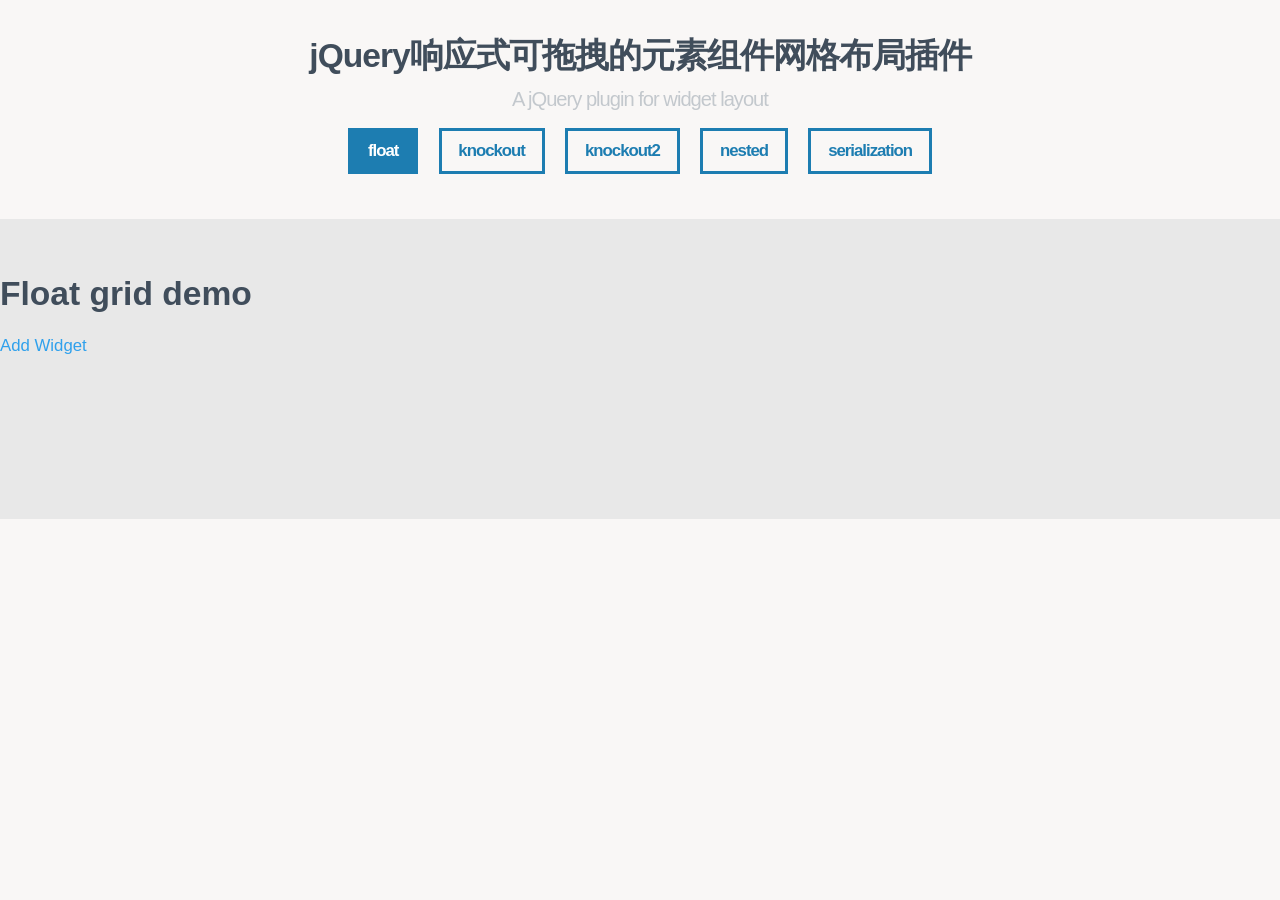
<file: src/main/webapp/resource/drag/index.html>
<!doctype html>
<html lang="zh">
<head>
	<meta charset="UTF-8">
	<meta http-equiv="X-UA-Compatible" content="IE=edge,chrome=1"> 
	<meta name="viewport" content="width=device-width, initial-scale=1.0">
	<title>jQuery响应式可拖拽的元素组件网格布局插件</title>
	<link rel="stylesheet" href="http://libs.baidu.com/bootstrap/3.2.0/css/bootstrap.min.css">
    <link rel="stylesheet" href="http://www.jq22.com/jquery/font-awesome.4.6.0.css"/>
    <link rel="stylesheet" href="dist/gridstack.css"/>
	<link rel="stylesheet" type="text/css" href="css/default.css">
	<style type="text/css">
        .grid-stack {
            background: lightgoldenrodyellow;
        }

        .grid-stack-item-content {
            color: #2c3e50;
            text-align: center;
            background-color: #18bc9c;
        }
    </style>
	<!--[if IE]>
		<script src="http://libs.baidu.com/html5shiv/3.7/html5shiv.min.js"></script>
	<![endif]-->
</head>
<body>
	<div class="jq22-container">
		<header class="jq22-header">
			<h1>jQuery响应式可拖拽的元素组件网格布局插件 <span>A jQuery plugin for widget layout</span></h1>
			
			<div class="jq22-demo center">
			  <a href="index.html" class="current">float</a>
			  <a href="knockout.html">knockout</a>
			  <a href="knockout2.html">knockout2</a>
			  <a href="nested.html">nested</a>
			  <a href="serialization.html">serialization</a>
			</div>
		</header>
		<div class="jq22-content bgcolor-3">
			<div class="container-fluid">
		        <h1>Float grid demo</h1>

		        <div>
		            <a class="btn btn-default" id="add-new-widget" href="#">Add Widget</a>
		        </div>

		        <br/>

		        <div class="grid-stack">
		        </div>
		    </div>
	    </div>
		
	</div>
	
	<script src="http://www.jq22.com/jquery/1.11.1/jquery.min.js"></script>
    <script src="http://libs.baidu.com/jqueryui/1.10.4/jquery-ui.min.js"></script>
    <script src="js/jquery.ui.touch-punch.min.js"></script>
    <script src="http://libs.baidu.com/bootstrap/3.2.0/js/bootstrap.min.js"></script>
    <script src="js/lodash.min.js"></script>
    <script src="dist/gridstack.js"></script>
    
    <script type="text/javascript">
        $(function () {
            var options = {
                float: true
            };
            $('.grid-stack').gridstack(options);

            new function () {
                this.items = [
                    {x: 0, y: 0, width: 2, height: 2},
                    {x: 3, y: 1, width: 1, height: 2},
                    {x: 4, y: 1, width: 1, height: 1},
                    {x: 2, y: 3, width: 3, height: 1},
//                    {x: 1, y: 4, width: 1, height: 1},
//                    {x: 1, y: 3, width: 1, height: 1},
//                    {x: 2, y: 4, width: 1, height: 1},
                    {x: 2, y: 5, width: 1, height: 1}
                ];

                this.grid = $('.grid-stack').data('gridstack');

                this.add_new_widget = function () {
                    var node = this.items.pop() || {
                                x: 12 * Math.random(),
                                y: 5 * Math.random(),
                                width: 1 + 3 * Math.random(),
                                height: 1 + 3 * Math.random()
                            };
                    this.grid.add_widget($('<div><div class="grid-stack-item-content" /><div/>'),
                        node.x, node.y, node.width, node.height);
                }.bind(this);

                $('#add-new-widget').click(this.add_new_widget);
            };
        });
    </script>
</body>
</html>
</file>
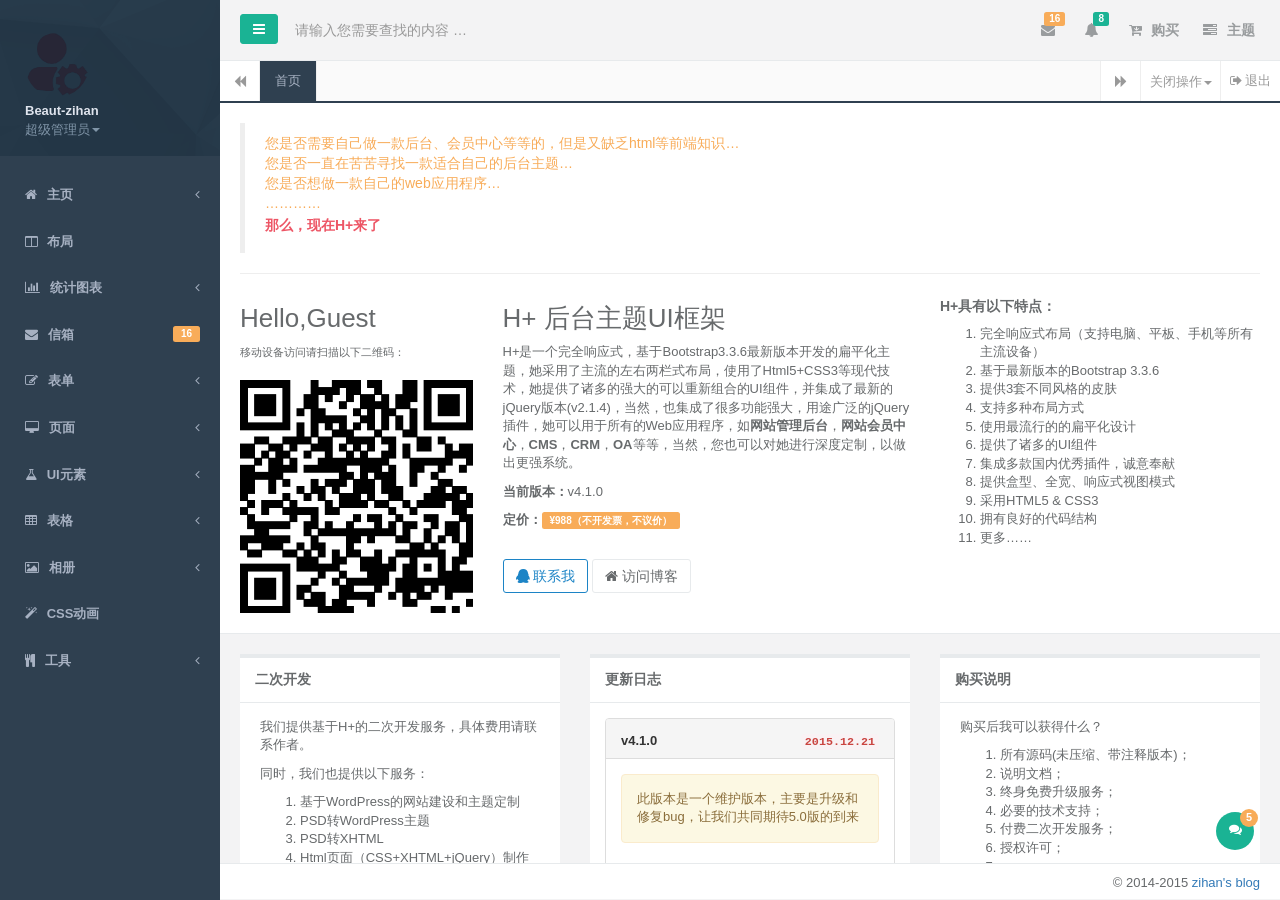
<file: src/main/webapp/resource/hplus/index.html>
<!DOCTYPE html>
<html>

<head>
    <meta charset="utf-8">
    <meta name="viewport" content="width=device-width, initial-scale=1.0">
    <meta name="renderer" content="webkit">
    <meta http-equiv="Cache-Control" content="no-siteapp" />
    <title>H+ 后台主题UI框架 - 主页</title>

    <meta name="keywords" content="H+后台主题,后台bootstrap框架,会员中心主题,后台HTML,响应式后台">
    <meta name="description" content="H+是一个完全响应式，基于Bootstrap3最新版本开发的扁平化主题，她采用了主流的左右两栏式布局，使用了Html5+CSS3等现代技术">

    <!--[if lt IE 9]>
    <meta http-equiv="refresh" content="0;ie.html" />
    <![endif]-->

    <link rel="shortcut icon" href="favicon.ico">
    <link href="css/bootstrap.min.css" rel="stylesheet">
    <link href="css/font-awesome.min.css" rel="stylesheet">
    <link href="css/animate.min.css" rel="stylesheet">
    <link href="css/style.min.css" rel="stylesheet">
</head>

<body class="fixed-sidebar full-height-layout gray-bg" style="overflow:hidden">
    <div id="wrapper">
        <!--左侧导航开始-->
        <nav class="navbar-default navbar-static-side" role="navigation">
            <div class="nav-close"><i class="fa fa-times-circle"></i>
            </div>
            <div class="sidebar-collapse">
                <ul class="nav" id="side-menu">
                    <li class="nav-header">
                        <div class="dropdown profile-element">
                            <span><img alt="image" class="img-circle" src="img/profile_small.png" /></span>
                            <a data-toggle="dropdown" class="dropdown-toggle" href="#">
                                <span class="clear">
                               <span class="block m-t-xs"><strong class="font-bold">Beaut-zihan</strong></span>
                                <span class="text-muted text-xs block">超级管理员<b class="caret"></b></span>
                                </span>
                            </a>
                            <ul class="dropdown-menu animated fadeInRight m-t-xs">
                                <li><a class="J_menuItem" href="form_avatar.html">修改头像</a>
                                </li>
                                <li><a class="J_menuItem" href="profile.html">个人资料</a>
                                </li>
                                <li><a class="J_menuItem" href="contacts.html">联系我们</a>
                                </li>
                                <li><a class="J_menuItem" href="mailbox.html">信箱</a>
                                </li>
                                <li class="divider"></li>
                                <li><a href="login.html">安全退出</a>
                                </li>
                            </ul>
                        </div>
                        <div class="logo-element">H+
                        </div>
                    </li>
                    <li>
                        <a href="#">
                            <i class="fa fa-home"></i>
                            <span class="nav-label">主页</span>
                            <span class="fa arrow"></span>
                        </a>
                        <ul class="nav nav-second-level">
                            <li>
                                <a class="J_menuItem" href="index_v1.html" data-index="0">主页示例一</a>
                            </li>
                            <li>
                                <a class="J_menuItem" href="index_v2.html">主页示例二</a>
                            </li>
                            <li>
                                <a class="J_menuItem" href="index_v3.html">主页示例三</a>
                            </li>
                            <li>
                                <a class="J_menuItem" href="index_v4.html">主页示例四</a>
                            </li>
                            <li>
                                <a href="index_v5.html" target="_blank">主页示例五</a>
                            </li>
                        </ul>

                    </li>
                    <li>
                        <a class="J_menuItem" href="layouts.html"><i class="fa fa-columns"></i> <span class="nav-label">布局</span></a>
                    </li>
                    <li>
                        <a href="#">
                            <i class="fa fa fa-bar-chart-o"></i>
                            <span class="nav-label">统计图表</span>
                            <span class="fa arrow"></span>
                        </a>
                        <ul class="nav nav-second-level">
                            <li>
                                <a class="J_menuItem" href="graph_echarts.html">百度ECharts</a>
                            </li>
                            <li>
                                <a class="J_menuItem" href="graph_flot.html">Flot</a>
                            </li>
                            <li>
                                <a class="J_menuItem" href="graph_morris.html">Morris.js</a>
                            </li>
                            <li>
                                <a class="J_menuItem" href="graph_rickshaw.html">Rickshaw</a>
                            </li>
                            <li>
                                <a class="J_menuItem" href="graph_peity.html">Peity</a>
                            </li>
                            <li>
                                <a class="J_menuItem" href="graph_sparkline.html">Sparkline</a>
                            </li>
                            <li>
                                <a class="J_menuItem" href="graph_metrics.html">图表组合</a>
                            </li>
                        </ul>
                    </li>

                    <li>
                        <a href="mailbox.html"><i class="fa fa-envelope"></i> <span class="nav-label">信箱 </span><span class="label label-warning pull-right">16</span></a>
                        <ul class="nav nav-second-level">
                            <li><a class="J_menuItem" href="mailbox.html">收件箱</a>
                            </li>
                            <li><a class="J_menuItem" href="mail_detail.html">查看邮件</a>
                            </li>
                            <li><a class="J_menuItem" href="mail_compose.html">写信</a>
                            </li>
                        </ul>
                    </li>
                    <li>
                        <a href="#"><i class="fa fa-edit"></i> <span class="nav-label">表单</span><span class="fa arrow"></span></a>
                        <ul class="nav nav-second-level">
                            <li><a class="J_menuItem" href="form_basic.html">基本表单</a>
                            </li>
                            <li><a class="J_menuItem" href="form_validate.html">表单验证</a>
                            </li>
                            <li><a class="J_menuItem" href="form_advanced.html">高级插件</a>
                            </li>
                            <li><a class="J_menuItem" href="form_wizard.html">表单向导</a>
                            </li>
                            <li>
                                <a href="#">文件上传 <span class="fa arrow"></span></a>
                                <ul class="nav nav-third-level">
                                    <li><a class="J_menuItem" href="form_webuploader.html">百度WebUploader</a>
                                    </li>
                                    <li><a class="J_menuItem" href="form_file_upload.html">DropzoneJS</a>
                                    </li>
                                    <li><a class="J_menuItem" href="form_avatar.html">头像裁剪上传</a>
                                    </li>
                                </ul>
                            </li>
                            <li>
                                <a href="#">编辑器 <span class="fa arrow"></span></a>
                                <ul class="nav nav-third-level">
                                    <li><a class="J_menuItem" href="form_editors.html">富文本编辑器</a>
                                    </li>
                                    <li><a class="J_menuItem" href="form_simditor.html">simditor</a>
                                    </li>
                                    <li><a class="J_menuItem" href="form_markdown.html">MarkDown编辑器</a>
                                    </li>
                                    <li><a class="J_menuItem" href="code_editor.html">代码编辑器</a>
                                    </li>
                                </ul>
                            </li>
                            <li><a class="J_menuItem" href="suggest.html">搜索自动补全</a>
                            </li>
                            <li><a class="J_menuItem" href="layerdate.html">日期选择器layerDate</a>
                            </li>
                        </ul>
                    </li>
                    <li>
                        <a href="#"><i class="fa fa-desktop"></i> <span class="nav-label">页面</span><span class="fa arrow"></span></a>
                        <ul class="nav nav-second-level">
                            <li><a class="J_menuItem" href="contacts.html">联系人</a>
                            </li>
                            <li><a class="J_menuItem" href="profile.html">个人资料</a>
                            </li>
                            <li>
                                <a href="#">项目管理 <span class="fa arrow"></span></a>
                                <ul class="nav nav-third-level">
                                    <li><a class="J_menuItem" href="projects.html">项目</a>
                                    </li>
                                    <li><a class="J_menuItem" href="project_detail.html">项目详情</a>
                                    </li>
                                </ul>
                            </li>
                            <li><a class="J_menuItem" href="teams_board.html">团队管理</a>
                            </li>
                            <li><a class="J_menuItem" href="social_feed.html">信息流</a>
                            </li>
                            <li><a class="J_menuItem" href="clients.html">客户管理</a>
                            </li>
                            <li><a class="J_menuItem" href="file_manager.html">文件管理器</a>
                            </li>
                            <li><a class="J_menuItem" href="calendar.html">日历</a>
                            </li>
                            <li>
                                <a href="#">博客 <span class="fa arrow"></span></a>
                                <ul class="nav nav-third-level">
                                    <li><a class="J_menuItem" href="blog.html">文章列表</a>
                                    </li>
                                    <li><a class="J_menuItem" href="article.html">文章详情</a>
                                    </li>
                                </ul>
                            </li>
                            <li><a class="J_menuItem" href="faq.html">FAQ</a>
                            </li>
                            <li>
                                <a href="#">时间轴 <span class="fa arrow"></span></a>
                                <ul class="nav nav-third-level">
                                    <li><a class="J_menuItem" href="timeline.html">时间轴</a>
                                    </li>
                                    <li><a class="J_menuItem" href="timeline_v2.html">时间轴v2</a>
                                    </li>
                                </ul>
                            </li>
                            <li><a class="J_menuItem" href="pin_board.html">标签墙</a>
                            </li>
                            <li>
                                <a href="#">单据 <span class="fa arrow"></span></a>
                                <ul class="nav nav-third-level">
                                    <li><a class="J_menuItem" href="invoice.html">单据</a>
                                    </li>
                                    <li><a class="J_menuItem" href="invoice_print.html">单据打印</a>
                                    </li>
                                </ul>
                            </li>
                            <li><a class="J_menuItem" href="search_results.html">搜索结果</a>
                            </li>
                            <li><a class="J_menuItem" href="forum_main.html">论坛</a>
                            </li>
                            <li>
                                <a href="#">即时通讯 <span class="fa arrow"></span></a>
                                <ul class="nav nav-third-level">
                                    <li><a class="J_menuItem" href="chat_view.html">聊天窗口</a>
                                    </li>
                                    <li><a class="J_menuItem" href="webim.html">layIM</a>
                                    </li>
                                </ul>
                            </li>
                            <li>
                                <a href="#">登录注册相关 <span class="fa arrow"></span></a>
                                <ul class="nav nav-third-level">
                                    <li><a href="login.html" target="_blank">登录页面</a>
                                    </li>
                                    <li><a href="login_v2.html" target="_blank">登录页面v2</a>
                                    </li>
                                    <li><a href="register.html" target="_blank">注册页面</a>
                                    </li>
                                    <li><a href="lockscreen.html" target="_blank">登录超时</a>
                                    </li>
                                </ul>
                            </li>
                            <li><a class="J_menuItem" href="404.html">404页面</a>
                            </li>
                            <li><a class="J_menuItem" href="500.html">500页面</a>
                            </li>
                            <li><a class="J_menuItem" href="empty_page.html">空白页</a>
                            </li>
                        </ul>
                    </li>
                    <li>
                        <a href="#"><i class="fa fa-flask"></i> <span class="nav-label">UI元素</span><span class="fa arrow"></span></a>
                        <ul class="nav nav-second-level">
                            <li><a class="J_menuItem" href="typography.html">排版</a>
                            </li>
                            <li>
                                <a href="#">字体图标 <span class="fa arrow"></span></a>
                                <ul class="nav nav-third-level">
                                    <li>
                                        <a class="J_menuItem" href="fontawesome.html">Font Awesome</a>
                                    </li>
                                    <li>
                                        <a class="J_menuItem" href="glyphicons.html">Glyphicon</a>
                                    </li>
                                    <li>
                                        <a class="J_menuItem" href="iconfont.html">阿里巴巴矢量图标库</a>
                                    </li>
                                </ul>
                            </li>
                            <li>
                                <a href="#">拖动排序 <span class="fa arrow"></span></a>
                                <ul class="nav nav-third-level">
                                    <li><a class="J_menuItem" href="draggable_panels.html">拖动面板</a>
                                    </li>
                                    <li><a class="J_menuItem" href="agile_board.html">任务清单</a>
                                    </li>
                                </ul>
                            </li>
                            <li><a class="J_menuItem" href="buttons.html">按钮</a>
                            </li>
                            <li><a class="J_menuItem" href="tabs_panels.html">选项卡 &amp; 面板</a>
                            </li>
                            <li><a class="J_menuItem" href="notifications.html">通知 &amp; 提示</a>
                            </li>
                            <li><a class="J_menuItem" href="badges_labels.html">徽章，标签，进度条</a>
                            </li>
                            <li>
                                <a class="J_menuItem" href="grid_options.html">栅格</a>
                            </li>
                            <li><a class="J_menuItem" href="plyr.html">视频、音频</a>
                            </li>
                            <li>
                                <a href="#">弹框插件 <span class="fa arrow"></span></a>
                                <ul class="nav nav-third-level">
                                    <li><a class="J_menuItem" href="layer.html">Web弹层组件layer</a>
                                    </li>
                                    <li><a class="J_menuItem" href="modal_window.html">模态窗口</a>
                                    </li>
                                    <li><a class="J_menuItem" href="sweetalert.html">SweetAlert</a>
                                    </li>
                                </ul>
                            </li>
                            <li>
                                <a href="#">树形视图 <span class="fa arrow"></span></a>
                                <ul class="nav nav-third-level">
                                    <li><a class="J_menuItem" href="jstree.html">jsTree</a>
                                    </li>
                                    <li><a class="J_menuItem" href="tree_view.html">Bootstrap Tree View</a>
                                    </li>
                                    <li><a class="J_menuItem" href="nestable_list.html">nestable</a>
                                    </li>
                                </ul>
                            </li>
                            <li><a class="J_menuItem" href="toastr_notifications.html">Toastr通知</a>
                            </li>
                            <li><a class="J_menuItem" href="diff.html">文本对比</a>
                            </li>
                            <li><a class="J_menuItem" href="spinners.html">加载动画</a>
                            </li>
                            <li><a class="J_menuItem" href="widgets.html">小部件</a>
                            </li>
                        </ul>
                    </li>
                    <li>
                        <a href="#"><i class="fa fa-table"></i> <span class="nav-label">表格</span><span class="fa arrow"></span></a>
                        <ul class="nav nav-second-level">
                            <li><a class="J_menuItem" href="table_basic.html">基本表格</a>
                            </li>
                            <li><a class="J_menuItem" href="table_data_tables.html">DataTables</a>
                            </li>
                            <li><a class="J_menuItem" href="table_jqgrid.html">jqGrid</a>
                            </li>
                            <li><a class="J_menuItem" href="table_foo_table.html">Foo Tables</a>
                            </li>
                            <li><a class="J_menuItem" href="table_bootstrap.html">Bootstrap Table
                                <span class="label label-danger pull-right">推荐</span></a>
                            </li>
                        </ul>
                    </li>
                    <li>
                        <a href="#"><i class="fa fa-picture-o"></i> <span class="nav-label">相册</span><span class="fa arrow"></span></a>
                        <ul class="nav nav-second-level">
                            <li><a class="J_menuItem" href="basic_gallery.html">基本图库</a>
                            </li>
                            <li><a class="J_menuItem" href="carousel.html">图片切换</a>
                            </li>
                            <li><a class="J_menuItem" href="blueimp.html">Blueimp相册</a>
                            </li>
                        </ul>
                    </li>
                    <li>
                        <a class="J_menuItem" href="css_animation.html"><i class="fa fa-magic"></i> <span class="nav-label">CSS动画</span></a>
                    </li>
                    <li>
                        <a href="#"><i class="fa fa-cutlery"></i> <span class="nav-label">工具 </span><span class="fa arrow"></span></a>
                        <ul class="nav nav-second-level">
                            <li><a class="J_menuItem" href="form_builder.html">表单构建器</a>
                            </li>
                        </ul>
                    </li>

                </ul>
            </div>
        </nav>
        <!--左侧导航结束-->
        <!--右侧部分开始-->
        <div id="page-wrapper" class="gray-bg dashbard-1">
            <div class="row border-bottom">
                <nav class="navbar navbar-static-top" role="navigation" style="margin-bottom: 0">
                    <div class="navbar-header"><a class="navbar-minimalize minimalize-styl-2 btn btn-primary " href="#"><i class="fa fa-bars"></i> </a>
                        <form role="search" class="navbar-form-custom" method="post" action="search_results.html">
                            <div class="form-group">
                                <input type="text" placeholder="请输入您需要查找的内容 …" class="form-control" name="top-search" id="top-search">
                            </div>
                        </form>
                    </div>
                    <ul class="nav navbar-top-links navbar-right">
                        <li class="dropdown">
                            <a class="dropdown-toggle count-info" data-toggle="dropdown" href="#">
                                <i class="fa fa-envelope"></i> <span class="label label-warning">16</span>
                            </a>
                            <ul class="dropdown-menu dropdown-messages">
                                <li class="m-t-xs">
                                    <div class="dropdown-messages-box">
                                        <a href="profile.html" class="pull-left">
                                            <img alt="image" class="img-circle" src="img/a7.jpg">
                                        </a>
                                        <div class="media-body">
                                            <small class="pull-right">46小时前</small>
                                            <strong>小四</strong> 这个在日本投降书上签字的军官，建国后一定是个不小的干部吧？
                                            <br>
                                            <small class="text-muted">3天前 2014.11.8</small>
                                        </div>
                                    </div>
                                </li>
                                <li class="divider"></li>
                                <li>
                                    <div class="dropdown-messages-box">
                                        <a href="profile.html" class="pull-left">
                                            <img alt="image" class="img-circle" src="img/a4.jpg">
                                        </a>
                                        <div class="media-body ">
                                            <small class="pull-right text-navy">25小时前</small>
                                            <strong>国民岳父</strong> 如何看待“男子不满自己爱犬被称为狗，刺伤路人”？——这人比犬还凶
                                            <br>
                                            <small class="text-muted">昨天</small>
                                        </div>
                                    </div>
                                </li>
                                <li class="divider"></li>
                                <li>
                                    <div class="text-center link-block">
                                        <a class="J_menuItem" href="mailbox.html">
                                            <i class="fa fa-envelope"></i> <strong> 查看所有消息</strong>
                                        </a>
                                    </div>
                                </li>
                            </ul>
                        </li>
                        <li class="dropdown">
                            <a class="dropdown-toggle count-info" data-toggle="dropdown" href="#">
                                <i class="fa fa-bell"></i> <span class="label label-primary">8</span>
                            </a>
                            <ul class="dropdown-menu dropdown-alerts">
                                <li>
                                    <a href="mailbox.html">
                                        <div>
                                            <i class="fa fa-envelope fa-fw"></i> 您有16条未读消息
                                            <span class="pull-right text-muted small">4分钟前</span>
                                        </div>
                                    </a>
                                </li>
                                <li class="divider"></li>
                                <li>
                                    <a href="profile.html">
                                        <div>
                                            <i class="fa fa-qq fa-fw"></i> 3条新回复
                                            <span class="pull-right text-muted small">12分钟钱</span>
                                        </div>
                                    </a>
                                </li>
                                <li class="divider"></li>
                                <li>
                                    <div class="text-center link-block">
                                        <a class="J_menuItem" href="notifications.html">
                                            <strong>查看所有 </strong>
                                            <i class="fa fa-angle-right"></i>
                                        </a>
                                    </div>
                                </li>
                            </ul>
                        </li>
                        <li class="hidden-xs">
                            <a href="index_v1.html" class="J_menuItem" data-index="0"><i class="fa fa-cart-arrow-down"></i> 购买</a>
                        </li>
                        <li class="dropdown hidden-xs">
                            <a class="right-sidebar-toggle" aria-expanded="false">
                                <i class="fa fa-tasks"></i> 主题
                            </a>
                        </li>
                    </ul>
                </nav>
            </div>
            <div class="row content-tabs">
                <button class="roll-nav roll-left J_tabLeft"><i class="fa fa-backward"></i>
                </button>
                <nav class="page-tabs J_menuTabs">
                    <div class="page-tabs-content">
                        <a href="javascript:;" class="active J_menuTab" data-id="index_v1.html">首页</a>
                    </div>
                </nav>
                <button class="roll-nav roll-right J_tabRight"><i class="fa fa-forward"></i>
                </button>
                <div class="btn-group roll-nav roll-right">
                    <button class="dropdown J_tabClose" data-toggle="dropdown">关闭操作<span class="caret"></span>

                    </button>
                    <ul role="menu" class="dropdown-menu dropdown-menu-right">
                        <li class="J_tabShowActive"><a>定位当前选项卡</a>
                        </li>
                        <li class="divider"></li>
                        <li class="J_tabCloseAll"><a>关闭全部选项卡</a>
                        </li>
                        <li class="J_tabCloseOther"><a>关闭其他选项卡</a>
                        </li>
                    </ul>
                </div>
                <a href="login.html" class="roll-nav roll-right J_tabExit"><i class="fa fa fa-sign-out"></i> 退出</a>
            </div>
            <div class="row J_mainContent" id="content-main">
                <iframe class="J_iframe" name="iframe0" width="100%" height="100%" src="index_v1.html" frameborder="0" data-id="index_v1.html" seamless></iframe>
            </div>
            <div class="footer">
                <div class="pull-right">&copy; 2014-2015 <a href="../../default.htm" target="_blank">zihan's blog</a>
                </div>
            </div>
        </div>
        <!--右侧部分结束-->
        <!--右侧边栏开始-->
        <div id="right-sidebar">
            <div class="sidebar-container">

                <ul class="nav nav-tabs navs-3">

                    <li class="active">
                        <a data-toggle="tab" href="#tab-1">
                            <i class="fa fa-gear"></i> 主题
                        </a>
                    </li>
                    <li class=""><a data-toggle="tab" href="#tab-2">
                        通知
                    </a>
                    </li>
                    <li><a data-toggle="tab" href="#tab-3">
                        项目进度
                    </a>
                    </li>
                </ul>

                <div class="tab-content">
                    <div id="tab-1" class="tab-pane active">
                        <div class="sidebar-title">
                            <h3> <i class="fa fa-comments-o"></i> 主题设置</h3>
                            <small><i class="fa fa-tim"></i> 你可以从这里选择和预览主题的布局和样式，这些设置会被保存在本地，下次打开的时候会直接应用这些设置。</small>
                        </div>
                        <div class="skin-setttings">
                            <div class="title">主题设置</div>
                            <div class="setings-item">
                                <span>收起左侧菜单</span>
                                <div class="switch">
                                    <div class="onoffswitch">
                                        <input type="checkbox" name="collapsemenu" class="onoffswitch-checkbox" id="collapsemenu">
                                        <label class="onoffswitch-label" for="collapsemenu">
                                            <span class="onoffswitch-inner"></span>
                                            <span class="onoffswitch-switch"></span>
                                        </label>
                                    </div>
                                </div>
                            </div>
                            <div class="setings-item">
                                <span>固定顶部</span>

                                <div class="switch">
                                    <div class="onoffswitch">
                                        <input type="checkbox" name="fixednavbar" class="onoffswitch-checkbox" id="fixednavbar">
                                        <label class="onoffswitch-label" for="fixednavbar">
                                            <span class="onoffswitch-inner"></span>
                                            <span class="onoffswitch-switch"></span>
                                        </label>
                                    </div>
                                </div>
                            </div>
                            <div class="setings-item">
                                <span>
                        固定宽度
                    </span>

                                <div class="switch">
                                    <div class="onoffswitch">
                                        <input type="checkbox" name="boxedlayout" class="onoffswitch-checkbox" id="boxedlayout">
                                        <label class="onoffswitch-label" for="boxedlayout">
                                            <span class="onoffswitch-inner"></span>
                                            <span class="onoffswitch-switch"></span>
                                        </label>
                                    </div>
                                </div>
                            </div>
                            <div class="title">皮肤选择</div>
                            <div class="setings-item default-skin nb">
                                <span class="skin-name ">
                         <a href="#" class="s-skin-0">
                             默认皮肤
                         </a>
                    </span>
                            </div>
                            <div class="setings-item blue-skin nb">
                                <span class="skin-name ">
                        <a href="#" class="s-skin-1">
                            蓝色主题
                        </a>
                    </span>
                            </div>
                            <div class="setings-item yellow-skin nb">
                                <span class="skin-name ">
                        <a href="#" class="s-skin-3">
                            黄色/紫色主题
                        </a>
                    </span>
                            </div>
                        </div>
                    </div>
                    <div id="tab-2" class="tab-pane">

                        <div class="sidebar-title">
                            <h3> <i class="fa fa-comments-o"></i> 最新通知</h3>
                            <small><i class="fa fa-tim"></i> 您当前有10条未读信息</small>
                        </div>

                        <div>

                            <div class="sidebar-message">
                                <a href="#">
                                    <div class="pull-left text-center">
                                        <img alt="image" class="img-circle message-avatar" src="img/a1.jpg">

                                        <div class="m-t-xs">
                                            <i class="fa fa-star text-warning"></i>
                                            <i class="fa fa-star text-warning"></i>
                                        </div>
                                    </div>
                                    <div class="media-body">

                                        据天津日报报道：瑞海公司董事长于学伟，副董事长董社轩等10人在13日上午已被控制。
                                        <br>
                                        <small class="text-muted">今天 4:21</small>
                                    </div>
                                </a>
                            </div>
                            <div class="sidebar-message">
                                <a href="#">
                                    <div class="pull-left text-center">
                                        <img alt="image" class="img-circle message-avatar" src="img/a2.jpg">
                                    </div>
                                    <div class="media-body">
                                        HCY48之音乐大魔王会员专属皮肤已上线，快来一键换装拥有他，宣告你对华晨宇的爱吧！
                                        <br>
                                        <small class="text-muted">昨天 2:45</small>
                                    </div>
                                </a>
                            </div>
                            <div class="sidebar-message">
                                <a href="#">
                                    <div class="pull-left text-center">
                                        <img alt="image" class="img-circle message-avatar" src="img/a3.jpg">

                                        <div class="m-t-xs">
                                            <i class="fa fa-star text-warning"></i>
                                            <i class="fa fa-star text-warning"></i>
                                            <i class="fa fa-star text-warning"></i>
                                        </div>
                                    </div>
                                    <div class="media-body">
                                        写的好！与您分享
                                        <br>
                                        <small class="text-muted">昨天 1:10</small>
                                    </div>
                                </a>
                            </div>
                            <div class="sidebar-message">
                                <a href="#">
                                    <div class="pull-left text-center">
                                        <img alt="image" class="img-circle message-avatar" src="img/a4.jpg">
                                    </div>

                                    <div class="media-body">
                                        国外极限小子的炼成！这还是亲生的吗！！
                                        <br>
                                        <small class="text-muted">昨天 8:37</small>
                                    </div>
                                </a>
                            </div>
                            <div class="sidebar-message">
                                <a href="#">
                                    <div class="pull-left text-center">
                                        <img alt="image" class="img-circle message-avatar" src="img/a8.jpg">
                                    </div>
                                    <div class="media-body">

                                        一只流浪狗被收留后，为了减轻主人的负担，坚持自己觅食，甚至......有些东西，可能她比我们更懂。
                                        <br>
                                        <small class="text-muted">今天 4:21</small>
                                    </div>
                                </a>
                            </div>
                            <div class="sidebar-message">
                                <a href="#">
                                    <div class="pull-left text-center">
                                        <img alt="image" class="img-circle message-avatar" src="img/a7.jpg">
                                    </div>
                                    <div class="media-body">
                                        这哥们的新视频又来了，创意杠杠滴，帅炸了！
                                        <br>
                                        <small class="text-muted">昨天 2:45</small>
                                    </div>
                                </a>
                            </div>
                            <div class="sidebar-message">
                                <a href="#">
                                    <div class="pull-left text-center">
                                        <img alt="image" class="img-circle message-avatar" src="img/a3.jpg">

                                        <div class="m-t-xs">
                                            <i class="fa fa-star text-warning"></i>
                                            <i class="fa fa-star text-warning"></i>
                                            <i class="fa fa-star text-warning"></i>
                                        </div>
                                    </div>
                                    <div class="media-body">
                                        最近在补追此剧，特别喜欢这段表白。
                                        <br>
                                        <small class="text-muted">昨天 1:10</small>
                                    </div>
                                </a>
                            </div>
                            <div class="sidebar-message">
                                <a href="#">
                                    <div class="pull-left text-center">
                                        <img alt="image" class="img-circle message-avatar" src="img/a4.jpg">
                                    </div>
                                    <div class="media-body">
                                        我发起了一个投票 【你认为下午大盘会翻红吗？】
                                        <br>
                                        <small class="text-muted">星期一 8:37</small>
                                    </div>
                                </a>
                            </div>
                        </div>

                    </div>
                    <div id="tab-3" class="tab-pane">

                        <div class="sidebar-title">
                            <h3> <i class="fa fa-cube"></i> 最新任务</h3>
                            <small><i class="fa fa-tim"></i> 您当前有14个任务，10个已完成</small>
                        </div>

                        <ul class="sidebar-list">
                            <li>
                                <a href="#">
                                    <div class="small pull-right m-t-xs">9小时以后</div>
                                    <h4>市场调研</h4> 按要求接收教材；

                                    <div class="small">已完成： 22%</div>
                                    <div class="progress progress-mini">
                                        <div style="width: 22%;" class="progress-bar progress-bar-warning"></div>
                                    </div>
                                    <div class="small text-muted m-t-xs">项目截止： 4:00 - 2015.10.01</div>
                                </a>
                            </li>
                            <li>
                                <a href="#">
                                    <div class="small pull-right m-t-xs">9小时以后</div>
                                    <h4>可行性报告研究报上级批准 </h4> 编写目的编写本项目进度报告的目的在于更好的控制软件开发的时间,对团队成员的 开发进度作出一个合理的比对

                                    <div class="small">已完成： 48%</div>
                                    <div class="progress progress-mini">
                                        <div style="width: 48%;" class="progress-bar"></div>
                                    </div>
                                </a>
                            </li>
                            <li>
                                <a href="#">
                                    <div class="small pull-right m-t-xs">9小时以后</div>
                                    <h4>立项阶段</h4> 东风商用车公司 采购综合综合查询分析系统项目进度阶段性报告武汉斯迪克科技有限公司

                                    <div class="small">已完成： 14%</div>
                                    <div class="progress progress-mini">
                                        <div style="width: 14%;" class="progress-bar progress-bar-info"></div>
                                    </div>
                                </a>
                            </li>
                            <li>
                                <a href="#">
                                    <span class="label label-primary pull-right">NEW</span>
                                    <h4>设计阶段</h4>
                                    <!--<div class="small pull-right m-t-xs">9小时以后</div>-->
                                    项目进度报告(Project Progress Report)
                                    <div class="small">已完成： 22%</div>
                                    <div class="small text-muted m-t-xs">项目截止： 4:00 - 2015.10.01</div>
                                </a>
                            </li>
                            <li>
                                <a href="#">
                                    <div class="small pull-right m-t-xs">9小时以后</div>
                                    <h4>拆迁阶段</h4> 科研项目研究进展报告 项目编号: 项目名称: 项目负责人:

                                    <div class="small">已完成： 22%</div>
                                    <div class="progress progress-mini">
                                        <div style="width: 22%;" class="progress-bar progress-bar-warning"></div>
                                    </div>
                                    <div class="small text-muted m-t-xs">项目截止： 4:00 - 2015.10.01</div>
                                </a>
                            </li>
                            <li>
                                <a href="#">
                                    <div class="small pull-right m-t-xs">9小时以后</div>
                                    <h4>建设阶段 </h4> 编写目的编写本项目进度报告的目的在于更好的控制软件开发的时间,对团队成员的 开发进度作出一个合理的比对

                                    <div class="small">已完成： 48%</div>
                                    <div class="progress progress-mini">
                                        <div style="width: 48%;" class="progress-bar"></div>
                                    </div>
                                </a>
                            </li>
                            <li>
                                <a href="#">
                                    <div class="small pull-right m-t-xs">9小时以后</div>
                                    <h4>获证开盘</h4> 编写目的编写本项目进度报告的目的在于更好的控制软件开发的时间,对团队成员的 开发进度作出一个合理的比对

                                    <div class="small">已完成： 14%</div>
                                    <div class="progress progress-mini">
                                        <div style="width: 14%;" class="progress-bar progress-bar-info"></div>
                                    </div>
                                </a>
                            </li>

                        </ul>

                    </div>
                </div>

            </div>
        </div>
        <!--右侧边栏结束-->
        <!--mini聊天窗口开始-->
        <div class="small-chat-box fadeInRight animated">

            <div class="heading" draggable="true">
                <small class="chat-date pull-right">
                    2015.9.1
                </small> 与 Beau-zihan 聊天中
            </div>

            <div class="content">

                <div class="left">
                    <div class="author-name">
                        Beau-zihan <small class="chat-date">
                        10:02
                    </small>
                    </div>
                    <div class="chat-message active">
                        你好
                    </div>

                </div>
                <div class="right">
                    <div class="author-name">
                        游客
                        <small class="chat-date">
                            11:24
                        </small>
                    </div>
                    <div class="chat-message">
                        你好，请问H+有帮助文档吗？
                    </div>
                </div>
                <div class="left">
                    <div class="author-name">
                        Beau-zihan
                        <small class="chat-date">
                            08:45
                        </small>
                    </div>
                    <div class="chat-message active">
                        有，购买的H+源码包中有帮助文档，位于docs文件夹下
                    </div>
                </div>
                <div class="right">
                    <div class="author-name">
                        游客
                        <small class="chat-date">
                            11:24
                        </small>
                    </div>
                    <div class="chat-message">
                        那除了帮助文档还提供什么样的服务？
                    </div>
                </div>
                <div class="left">
                    <div class="author-name">
                        Beau-zihan
                        <small class="chat-date">
                            08:45
                        </small>
                    </div>
                    <div class="chat-message active">
                        1.所有源码(未压缩、带注释版本)；
                        <br> 2.说明文档；
                        <br> 3.终身免费升级服务；
                        <br> 4.必要的技术支持；
                        <br> 5.付费二次开发服务；
                        <br> 6.授权许可；
                        <br> ……
                        <br>
                    </div>
                </div>


            </div>
            <div class="form-chat">
                <div class="input-group input-group-sm">
                    <input type="text" class="form-control"> <span class="input-group-btn"> <button
                        class="btn btn-primary" type="button">发送
                </button> </span>
                </div>
            </div>

        </div>
        <div id="small-chat">
            <span class="badge badge-warning pull-right">5</span>
            <a class="open-small-chat">
                <i class="fa fa-comments"></i>

            </a>
        </div>
    </div>
    <script src="js/jquery.min.js"></script>
    <script src="js/bootstrap.min.js"></script>
    <script src="js/plugins/metisMenu/jquery.metisMenu.js"></script>
    <script src="js/plugins/slimscroll/jquery.slimscroll.min.js"></script>
    <script src="js/plugins/layer/layer.min.js"></script>
    <script src="js/hplus.min.js"></script>
    <script type="text/javascript" src="js/contabs.min.js"></script>
    <script src="js/plugins/pace/pace.min.js"></script>
</body>

</html>
</file>
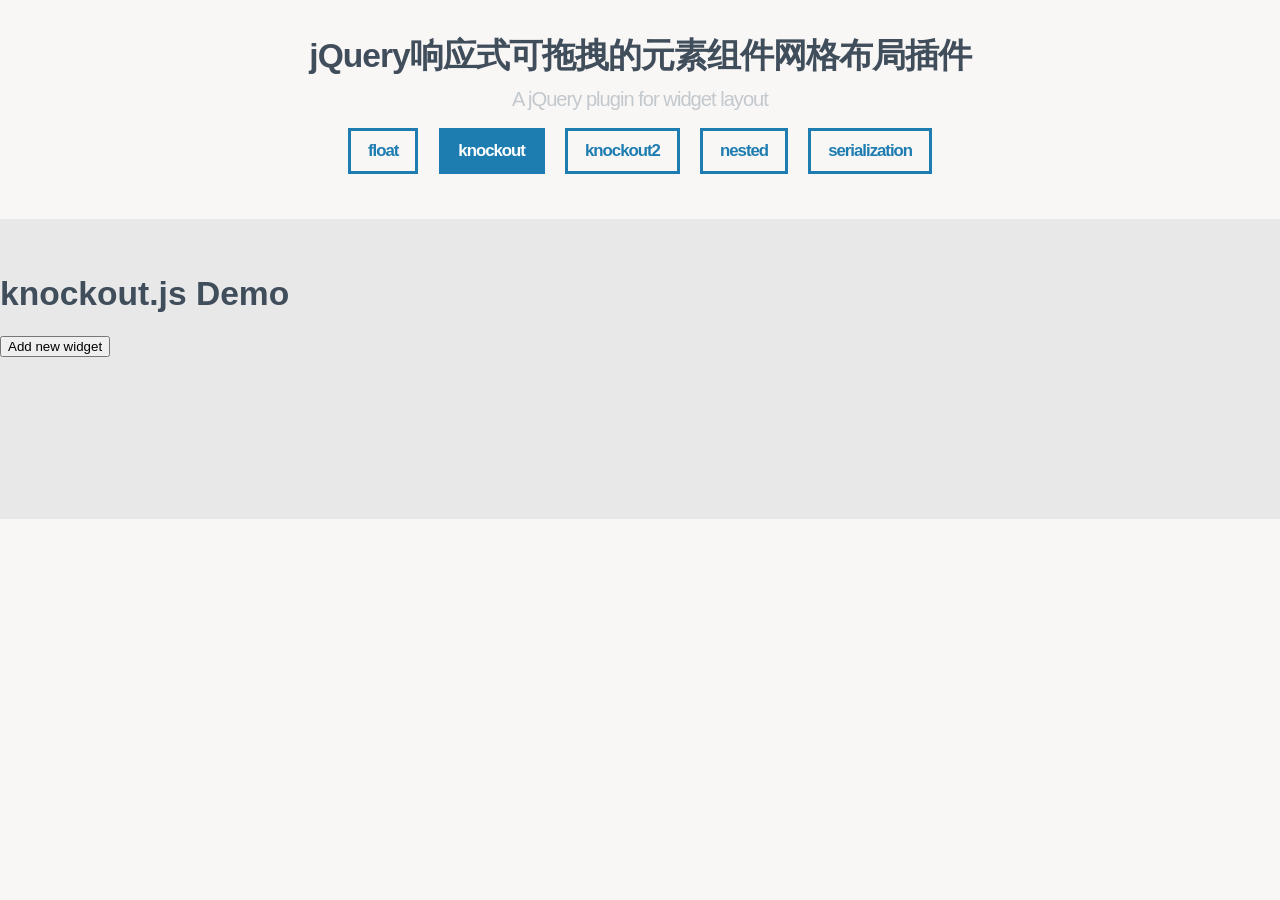
<file: src/main/webapp/resource/drag/knockout.html>
<!doctype html>
<html lang="zh">
<head>
	<meta charset="UTF-8">
	<meta http-equiv="X-UA-Compatible" content="IE=edge,chrome=1"> 
	<meta name="viewport" content="width=device-width, initial-scale=1.0">
	<title>jQuery响应式可拖拽的元素组件网格布局插件</title>
	<link rel="stylesheet" href="http://libs.baidu.com/bootstrap/3.2.0/css/bootstrap.min.css">
    <link rel="stylesheet" href="http://www.jq22.com/jquery/font-awesome.4.6.0.css"/>
    <link rel="stylesheet" href="dist/gridstack.css"/>
	<link rel="stylesheet" type="text/css" href="css/default.css">
	<style type="text/css">
        .grid-stack {
            background: lightgoldenrodyellow;
        }

        .grid-stack-item-content {
            color: #2c3e50;
            text-align: center;
            background-color: #18bc9c;
        }
    </style>
	<!--[if IE]>
		<script src="http://libs.baidu.com/html5shiv/3.7/html5shiv.min.js"></script>
	<![endif]-->
</head>
<body>
	<div class="jq22-container">
		<header class="jq22-header">
			<h1>jQuery响应式可拖拽的元素组件网格布局插件 <span>A jQuery plugin for widget layout</span></h1>
			
            <div class="jq22-demo center">
              <a href="index.html">float</a>
              <a href="knockout.html" class="current">knockout</a>
              <a href="knockout2.html">knockout2</a>
              <a href="nested.html">nested</a>
              <a href="serialization.html">serialization</a>
            </div>
		</header>
		<div class="jq22-content bgcolor-3">
			<div class="container-fluid">
		        <h1>knockout.js Demo</h1>

                <div>
                    <button data-bind="click: add_new_widget">Add new widget</button>
                </div>

                <br>

                <div data-bind="component: {name: 'dashboard-grid', params: $data}"></div>
		    </div>
	    </div>
		
	</div>
	
	<script src="http://www.jq22.com/jquery/1.11.1/jquery.min.js"></script>
    <script src="http://libs.baidu.com/jqueryui/1.10.4/jquery-ui.min.js"></script>
    <script src="http://libs.baidu.com/bootstrap/3.2.0/js/bootstrap.min.js"></script>
    <script src="js/lodash.min.js"></script>
    <script src="js/knockout-min.js"></script>
    <script src="dist/gridstack.js"></script>
    <script type="text/javascript">
        ko.components.register('dashboard-grid', {
            viewModel: {
                createViewModel: function (controller, componentInfo) {
                    var ViewModel = function (controller, componentInfo) {
                        var grid = null;

                        this.widgets = controller.widgets;

                        this.afterAddWidget = function (items) {
                            if (grid == null) {
                                grid = $(componentInfo.element).find('.grid-stack').gridstack({
                                    auto: false
                                }).data('gridstack');
                            }

                            var item = _.find(items, function (i) { return i.nodeType == 1 });
                            grid.add_widget(item);
                            ko.utils.domNodeDisposal.addDisposeCallback(item, function () {
                                grid.remove_widget(item);
                            });
                        };
                    };

                    return new ViewModel(controller, componentInfo);
                }
            },
            template:
                [
                    '<div class="grid-stack" data-bind="foreach: {data: widgets, afterRender: afterAddWidget}">',
                    '   <div class="grid-stack-item" data-bind="attr: {\'data-gs-x\': $data.x, \'data-gs-y\': $data.y, \'data-gs-width\': $data.width, \'data-gs-height\': $data.height, \'data-gs-auto-position\': $data.auto_position}">',
                    '       <div class="grid-stack-item-content"><button data-bind="click: $root.delete_widget">Delete me</button></div>',
                    '   </div>',
                    '</div> '
                ].join('')
        });

        $(function () {
            var Controller = function (widgets) {
                var self = this;

                this.widgets = ko.observableArray(widgets);

                this.add_new_widget = function () {
                    this.widgets.push({
                        x: 0,
                        y: 0,
                        width: Math.floor(1 + 3 * Math.random()),
                        height: Math.floor(1 + 3 * Math.random()),
                        auto_position: true
                    });
                };

                this.delete_widget = function (item) {
                    self.widgets.remove(item);
                };
            };

            var widgets = [
                {x: 0, y: 0, width: 2, height: 2},
                {x: 2, y: 0, width: 4, height: 2},
                {x: 6, y: 0, width: 2, height: 4},
                {x: 1, y: 2, width: 4, height: 2}
            ];

            var controller = new Controller(widgets);
            ko.applyBindings(controller);
        });
    </script>
</body>
</html>
</file>
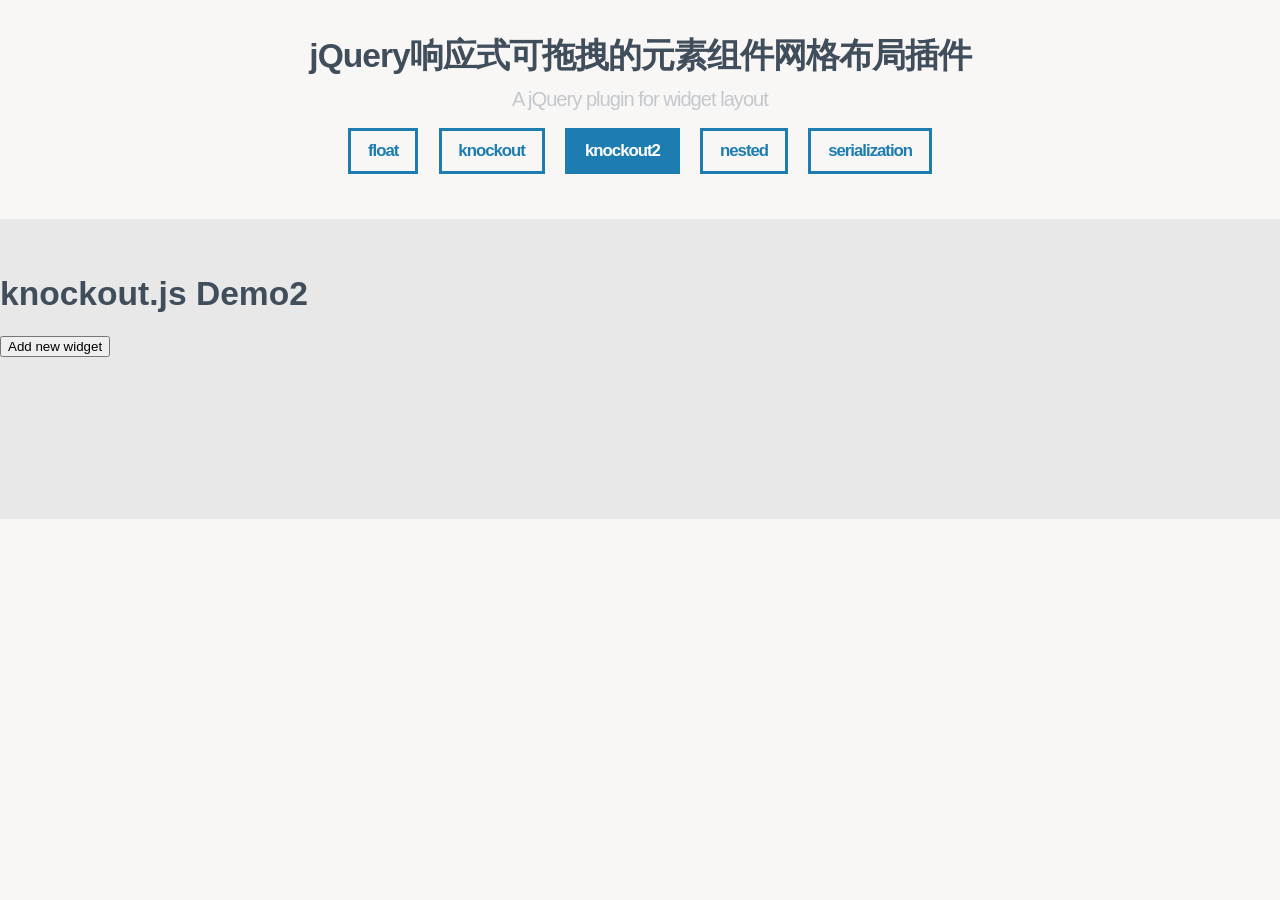
<file: src/main/webapp/resource/drag/knockout2.html>
<!doctype html>
<html lang="zh">
<head>
	<meta charset="UTF-8">
	<meta http-equiv="X-UA-Compatible" content="IE=edge,chrome=1"> 
	<meta name="viewport" content="width=device-width, initial-scale=1.0">
	<title>jQuery响应式可拖拽的元素组件网格布局插件</title>
	<link rel="stylesheet" href="http://libs.baidu.com/bootstrap/3.2.0/css/bootstrap.min.css">
    <link rel="stylesheet" href="http://www.jq22.com/jquery/font-awesome.4.6.0.css"/>
    <link rel="stylesheet" href="dist/gridstack.css"/>
	<link rel="stylesheet" type="text/css" href="css/default.css">
	<style type="text/css">
        .grid-stack {
            background: lightgoldenrodyellow;
        }

        .grid-stack-item-content {
            color: #2c3e50;
            text-align: center;
            background-color: #18bc9c;
        }
    </style>
	<!--[if IE]>
		<script src="http://libs.baidu.com/html5shiv/3.7/html5shiv.min.js"></script>
	<![endif]-->
</head>
<body>
	<div class="jq22-container">
		<header class="jq22-header">
			<h1>jQuery响应式可拖拽的元素组件网格布局插件 <span>A jQuery plugin for widget layout</span></h1>
			
            <div class="jq22-demo center">
              <a href="index.html">float</a>
              <a href="knockout.html">knockout</a>
              <a href="knockout2.html" class="current">knockout2</a>
              <a href="nested.html">nested</a>
              <a href="serialization.html">serialization</a>
            </div>
		</header>
		<div class="jq22-content bgcolor-3">
			<div class="container-fluid">
		        <h1>knockout.js Demo2</h1>

                <div>
                    <button data-bind="click: add_new_widget">Add new widget</button>
                </div>

                <br>

                <div data-bind="component: {name: 'dashboard-grid', params: $data}"></div>
		    </div>
	    </div>
		
	</div>
	
	<script src="http://www.jq22.com/jquery/1.11.1/jquery.min.js"></script>
    <script src="http://libs.baidu.com/jqueryui/1.10.4/jquery-ui.min.js"></script>
    <script src="http://libs.baidu.com/bootstrap/3.2.0/js/bootstrap.min.js"></script>
    <script src="js/lodash.min.js"></script>
    <script src="js/knockout-min.js"></script>
    <script src="dist/gridstack.js"></script>
    <script type="text/javascript">
        ko.components.register('dashboard-grid', {
            viewModel: {
                createViewModel: function (controller, componentInfo) {
                    var ViewModel = function (controller, componentInfo) {
                        var grid = null;

                        this.widgets = controller.widgets;

                        this.afterAddWidget = function (items) {
                            if (grid == null) {
                                grid = $(componentInfo.element).find('.grid-stack').gridstack({
                                    auto: false
                                }).data('gridstack');
                            }

                            var item = _.find(items, function (i) { return i.nodeType == 1 });
                            grid.add_widget(item);
                            ko.utils.domNodeDisposal.addDisposeCallback(item, function () {
                                grid.remove_widget(item);
                            });
                        };
                    };

                    return new ViewModel(controller, componentInfo);
                }
            },
            template: { element: 'gridstack-template' }
        });

        $(function () {
            var Controller = function (widgets) {
                var self = this;

                this.widgets = ko.observableArray(widgets);

                this.add_new_widget = function () {
                    this.widgets.push({
                        x: 0,
                        y: 0,
                        width: Math.floor(1 + 3 * Math.random()),
                        height: Math.floor(1 + 3 * Math.random()),
                        auto_position: true
                    });
                };

                this.delete_widget = function (item) {
                    self.widgets.remove(item);
                };
            };

            var widgets = [
                {x: 0, y: 0, width: 2, height: 2},
                {x: 2, y: 0, width: 4, height: 2},
                {x: 6, y: 0, width: 2, height: 4},
                {x: 1, y: 2, width: 4, height: 2}
            ];

            var controller = new Controller(widgets);
            ko.applyBindings(controller);
        });
    </script>
    <template id="gridstack-template">
        <div class="grid-stack" data-bind="foreach: {data: widgets, afterRender: afterAddWidget}">
           <div class="grid-stack-item" data-bind="attr: {'data-gs-x': $data.x, 'data-gs-y': $data.y, 'data-gs-width': $data.width, 'data-gs-height': $data.height, 'data-gs-auto-position': $data.auto_position}">
               <div class="grid-stack-item-content"><button data-bind="click: $root.delete_widget">Delete me</button></div>
           </div></div><!-- <---- NO SPACE BETWEEN THESE CLOSING TAGS -->
    </template>
</body>
</html>
</file>
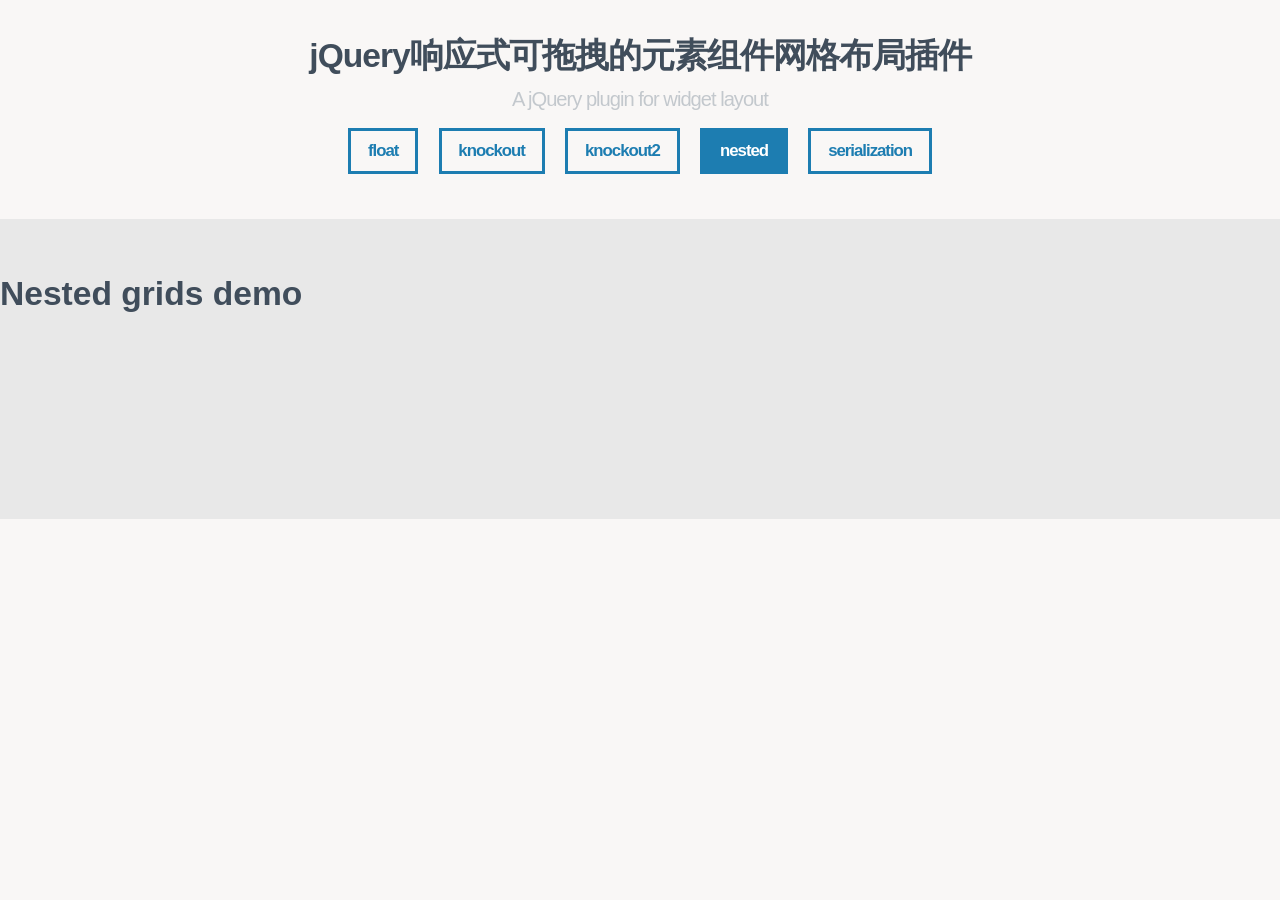
<file: src/main/webapp/resource/drag/nested.html>
<!doctype html>
<html lang="zh">
<head>
	<meta charset="UTF-8">
	<meta http-equiv="X-UA-Compatible" content="IE=edge,chrome=1"> 
	<meta name="viewport" content="width=device-width, initial-scale=1.0">
	<title>jQuery响应式可拖拽的元素组件网格布局插件</title>
	<link rel="stylesheet" href="http://libs.baidu.com/bootstrap/3.2.0/css/bootstrap.min.css">
    <link rel="stylesheet" href="http://www.jq22.com/jquery/font-awesome.4.6.0.css"/>
    <link rel="stylesheet" href="dist/gridstack.css"/>
	<link rel="stylesheet" type="text/css" href="css/default.css">
	<style type="text/css">
        .grid-stack {
            background: lightgoldenrodyellow;
        }

        .grid-stack-item-content {
            color: #2c3e50;
            text-align: center;
            background-color: #18bc9c;
        }

        .grid-stack .grid-stack {
            /*margin: 0 -10px;*/
            background: rgba(255, 255, 255, 0.3);
        }

        .grid-stack .grid-stack .grid-stack-item-content {
            background: lightpink;
        }
    </style>
	<!--[if IE]>
		<script src="http://libs.baidu.com/html5shiv/3.7/html5shiv.min.js"></script>
	<![endif]-->
</head>
<body>
	<div class="jq22-container">
		<header class="jq22-header">
			<h1>jQuery响应式可拖拽的元素组件网格布局插件 <span>A jQuery plugin for widget layout</span></h1>
			
			<div class="jq22-demo center">
			  <a href="index.html">float</a>
			  <a href="knockout.html">knockout</a>
			  <a href="knockout2.html">knockout2</a>
			  <a href="nested.html" class="current">nested</a>
			  <a href="serialization.html">serialization</a>
			</div>
		</header>
		<div class="jq22-content bgcolor-3">
			<div class="container-fluid">
		        <h1>Nested grids demo</h1>

		        <div class="grid-stack">
		            <div class="grid-stack-item" data-gs-x="0" data-gs-y="0" data-gs-width="4" data-gs-height="3">
		                <div class="grid-stack-item-content">
		                    Lorem ipsum dolor sit amet, consectetur adipisicing elit. Eaque eius eligendi eos fuga magnam numquam perferendis provident quos rem. Asperiores assumenda dolor error eveniet impedit nihil numquam provident repellat ullam.
		                </div>
		            </div>
		            <div class="grid-stack-item" data-gs-x="4" data-gs-y="0" data-gs-width="4" data-gs-height="4">
		                <div class="grid-stack-item-content">

		                        <div class="grid-stack">
		                            <div class="grid-stack-item" data-gs-x="0" data-gs-y="0" data-gs-width="3" data-gs-height="1"><div class="grid-stack-item-content">1</div></div>
		                            <div class="grid-stack-item" data-gs-x="3" data-gs-y="0" data-gs-width="3" data-gs-height="1"><div class="grid-stack-item-content">2</div></div>
		                            <div class="grid-stack-item" data-gs-x="6" data-gs-y="0" data-gs-width="3" data-gs-height="1"><div class="grid-stack-item-content">3</div></div>
		                            <div class="grid-stack-item" data-gs-x="9" data-gs-y="0" data-gs-width="3" data-gs-height="1"><div class="grid-stack-item-content">4</div></div>

		                            <div class="grid-stack-item" data-gs-x="0" data-gs-y="1" data-gs-width="3" data-gs-height="1"><div class="grid-stack-item-content">5</div></div>
		                            <div class="grid-stack-item" data-gs-x="3" data-gs-y="1" data-gs-width="3" data-gs-height="1"><div class="grid-stack-item-content">6</div></div>
		                        </div>

		                </div>
		            </div>
		        </div>
		    </div>
	    </div>
		
	</div>
	
	<script src="http://www.jq22.com/jquery/1.11.1/jquery.min.js"></script>
    <script src="http://libs.baidu.com/jqueryui/1.10.4/jquery-ui.min.js"></script>
    <script src="http://libs.baidu.com/bootstrap/3.2.0/js/bootstrap.min.js"></script>
    <script src="js/lodash.min.js"></script>
    <script src="dist/gridstack.js"></script>
    <script type="text/javascript">
        $(function () {
            var options = {
            };
            $('.grid-stack').gridstack(options);
        });
    </script>
</body>
</html>
</file>
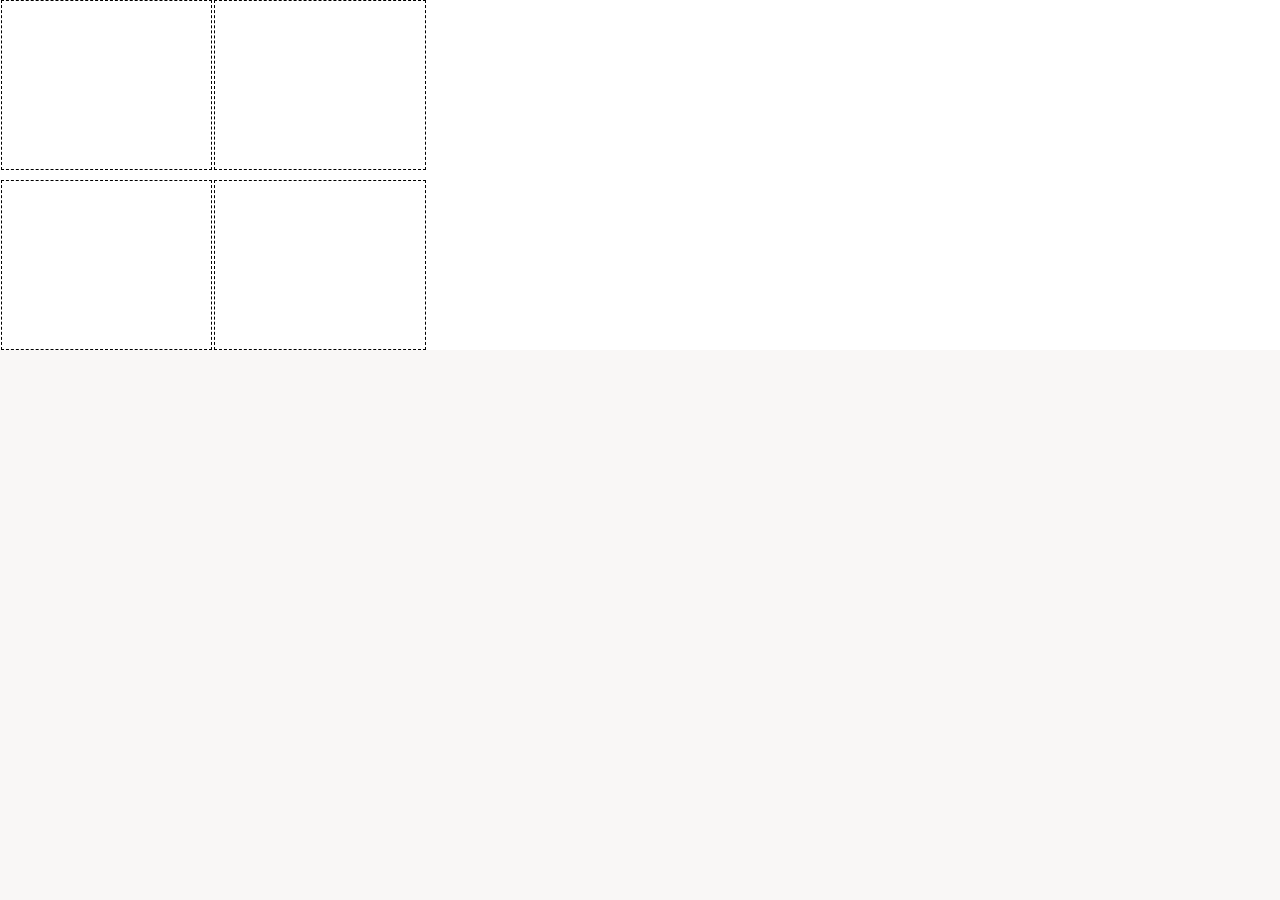
<file: src/main/webapp/resource/drag/serialization.html>
<!doctype html>
<html lang="zh">
<head>
	<meta charset="UTF-8">
	<meta http-equiv="X-UA-Compatible" content="IE=edge,chrome=1"> 
	<meta name="viewport" content="width=device-width, initial-scale=1.0">
	<title>jQuery响应式可拖拽的元素组件网格布局插件</title>
	<link rel="stylesheet" href="../hplus/css/bootstrap.min.css">
    <link rel="stylesheet" href="../hplus/css/font-awesome.min.css"/>
    <link rel="stylesheet" href="dist/gridstack.css"/>
	<link rel="stylesheet" type="text/css" href="css/default.css">
	<style type="text/css">
        .grid-stack {
            background-color: #fff;
        }

        .grid-stack-item-content {
            color: #2c3e50;
            text-align: center;
            background-color: #fff;
            overflow: auto;
            border: 1px dashed #000;
        }
        
    </style>
	<!--[if IE]>
		<script src="http://libs.baidu.com/html5shiv/3.7/html5shiv.min.js"></script>
	<![endif]-->
</head>
<body>
<div >
    <div class="grid-stack">
    </div>
</div>    
	<script src="js/jquery.min.js"></script>
    <script src="js/jquery-ui.min.js"></script>
     <script src="js/jquery.ui.touch-punch.min.js"></script>
    <script src="../hplus/js/bootstrap.min.js"></script>
	<script src="js/jquery.jsonp.js"></script>
    <script src="js/lodash.min.js"></script>
    <script src="dist/gridstack.js"></script>
    
    <script type="text/javascript">
        $(function () {
        	var options = {
      		   cell_height: 80,
      		   vertical_margin: 10,
      		   height:600,
      	       alwaysShowResizeHandle: /Android|webOS|iPhone|iPad|iPod|BlackBerry|IEMobile|Opera Mini/i.test(navigator.userAgent)
      	    
      		};
            $('.grid-stack').gridstack(options);

            new function () {
                this.serialized_data = [
                    {x: 0, y: 0, width: 2, height: 2},
                    {x: 2, y: 0, width: 2, height: 2},
                    {x: 0, y: 2, width: 2, height: 2},
                    {x: 2, y: 4, width: 2, height: 2}
                ];

                this.grid = $('.grid-stack').data('gridstack');

                this.load_grid = function () {
            
                	
                    this.grid.remove_all();
                    var items = GridStackUI.Utils.sort(this.serialized_data);
                    _.each(items, function (node) {
			            var d=$('<div><div class="grid-stack-item-content"  /></div>');
                        this.grid.add_widget(d,
                            node.x, node.y, node.width, node.height);
                    }, this);
                }.bind(this);

                

                this.load_grid();
            };
        });
    </script>
</body>
</html>
</file>
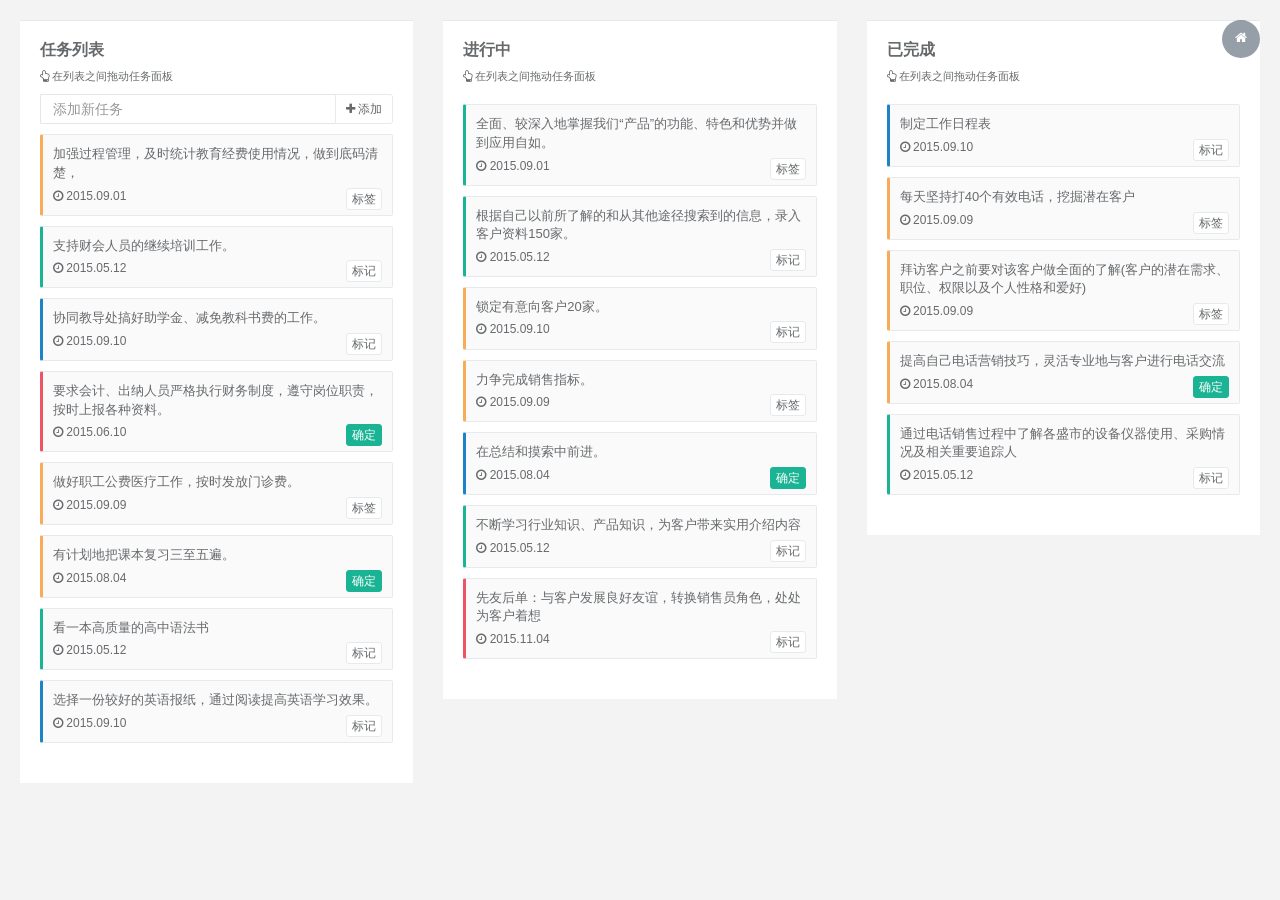
<file: src/main/webapp/resource/hplus/agile_board.html>
<!DOCTYPE html>
<html>

<head>

    <meta charset="utf-8">
    <meta name="viewport" content="width=device-width, initial-scale=1.0">


    <title>H+ 后台主题UI框架 - 任务清单</title>
    <meta name="keywords" content="H+后台主题,后台bootstrap框架,会员中心主题,后台HTML,响应式后台">
    <meta name="description" content="H+是一个完全响应式，基于Bootstrap3最新版本开发的扁平化主题，她采用了主流的左右两栏式布局，使用了Html5+CSS3等现代技术">

    <link rel="shortcut icon" href="favicon.ico"> <link href="css/bootstrap.min.css" rel="stylesheet">
    <link href="css/font-awesome.min.css" rel="stylesheet">

    <link href="css/animate.min.css" rel="stylesheet">
    <link href="css/style.min.css" rel="stylesheet">

</head>

<body class="gray-bg">
    <div class="wrapper wrapper-content  animated fadeInRight">
        <div class="row">
            <div class="col-sm-4">
                <div class="ibox">
                    <div class="ibox-content">
                        <h3>任务列表</h3>
                        <p class="small"><i class="fa fa-hand-o-up"></i> 在列表之间拖动任务面板</p>

                        <div class="input-group">
                            <input type="text" placeholder="添加新任务" class="input input-sm form-control">
                            <span class="input-group-btn">
                                        <button type="button" class="btn btn-sm btn-white"> <i class="fa fa-plus"></i> 添加</button>
                                </span>
                        </div>

                        <ul class="sortable-list connectList agile-list">
                            <li class="warning-element">
                                加强过程管理，及时统计教育经费使用情况，做到底码清楚，
                                <div class="agile-detail">
                                    <a href="#" class="pull-right btn btn-xs btn-white">标签</a>
                                    <i class="fa fa-clock-o"></i> 2015.09.01
                                </div>
                            </li>
                            <li class="success-element">
                                支持财会人员的继续培训工作。
                                <div class="agile-detail">
                                    <a href="#" class="pull-right btn btn-xs btn-white">标记</a>
                                    <i class="fa fa-clock-o"></i> 2015.05.12
                                </div>
                            </li>
                            <li class="info-element">
                                协同教导处搞好助学金、减免教科书费的工作。
                                <div class="agile-detail">
                                    <a href="#" class="pull-right btn btn-xs btn-white">标记</a>
                                    <i class="fa fa-clock-o"></i> 2015.09.10
                                </div>
                            </li>
                            <li class="danger-element">
                                要求会计、出纳人员严格执行财务制度，遵守岗位职责，按时上报各种资料。
                                <div class="agile-detail">
                                    <a href="#" class="pull-right btn btn-xs btn-primary">确定</a>
                                    <i class="fa fa-clock-o"></i> 2015.06.10
                                </div>
                            </li>
                            <li class="warning-element">
                                做好职工公费医疗工作，按时发放门诊费。
                                <div class="agile-detail">
                                    <a href="#" class="pull-right btn btn-xs btn-white">标签</a>
                                    <i class="fa fa-clock-o"></i> 2015.09.09
                                </div>
                            </li>
                            <li class="warning-element">
                                有计划地把课本复习三至五遍。
                                <div class="agile-detail">
                                    <a href="#" class="pull-right btn btn-xs btn-primary">确定</a>
                                    <i class="fa fa-clock-o"></i> 2015.08.04
                                </div>
                            </li>
                            <li class="success-element">
                                看一本高质量的高中语法书
                                <div class="agile-detail">
                                    <a href="#" class="pull-right btn btn-xs btn-white">标记</a>
                                    <i class="fa fa-clock-o"></i> 2015.05.12
                                </div>
                            </li>
                            <li class="info-element">
                                选择一份较好的英语报纸，通过阅读提高英语学习效果。
                                <div class="agile-detail">
                                    <a href="#" class="pull-right btn btn-xs btn-white">标记</a>
                                    <i class="fa fa-clock-o"></i> 2015.09.10
                                </div>
                            </li>
                        </ul>
                    </div>
                </div>
            </div>
            <div class="col-sm-4">
                <div class="ibox">
                    <div class="ibox-content">
                        <h3>进行中</h3>
                        <p class="small"><i class="fa fa-hand-o-up"></i> 在列表之间拖动任务面板</p>
                        <ul class="sortable-list connectList agile-list">
                            <li class="success-element">
                                全面、较深入地掌握我们“产品”的功能、特色和优势并做到应用自如。
                                <div class="agile-detail">
                                    <a href="#" class="pull-right btn btn-xs btn-white">标签</a>
                                    <i class="fa fa-clock-o"></i> 2015.09.01
                                </div>
                            </li>
                            <li class="success-element">
                                根据自己以前所了解的和从其他途径搜索到的信息，录入客户资料150家。
                                <div class="agile-detail">
                                    <a href="#" class="pull-right btn btn-xs btn-white">标记</a>
                                    <i class="fa fa-clock-o"></i> 2015.05.12
                                </div>
                            </li>
                            <li class="warning-element">
                                锁定有意向客户20家。
                                <div class="agile-detail">
                                    <a href="#" class="pull-right btn btn-xs btn-white">标记</a>
                                    <i class="fa fa-clock-o"></i> 2015.09.10
                                </div>
                            </li>
                            <li class="warning-element">
                                力争完成销售指标。
                                <div class="agile-detail">
                                    <a href="#" class="pull-right btn btn-xs btn-white">标签</a>
                                    <i class="fa fa-clock-o"></i> 2015.09.09
                                </div>
                            </li>
                            <li class="info-element">
                                在总结和摸索中前进。
                                <div class="agile-detail">
                                    <a href="#" class="pull-right btn btn-xs btn-primary">确定</a>
                                    <i class="fa fa-clock-o"></i> 2015.08.04
                                </div>
                            </li>
                            <li class="success-element">
                                不断学习行业知识、产品知识，为客户带来实用介绍内容
                                <div class="agile-detail">
                                    <a href="#" class="pull-right btn btn-xs btn-white">标记</a>
                                    <i class="fa fa-clock-o"></i> 2015.05.12
                                </div>
                            </li>
                            <li class="danger-element">
                                先友后单：与客户发展良好友谊，转换销售员角色，处处为客户着想
                                <div class="agile-detail">
                                    <a href="#" class="pull-right btn btn-xs btn-white">标记</a>
                                    <i class="fa fa-clock-o"></i> 2015.11.04
                                </div>
                            </li>
                        </ul>
                    </div>
                </div>
            </div>
            <div class="col-sm-4">
                <div class="ibox">
                    <div class="ibox-content">
                        <h3>已完成</h3>
                        <p class="small"><i class="fa fa-hand-o-up"></i> 在列表之间拖动任务面板</p>
                        <ul class="sortable-list connectList agile-list">
                            <li class="info-element">
                                制定工作日程表
                                <div class="agile-detail">
                                    <a href="#" class="pull-right btn btn-xs btn-white">标记</a>
                                    <i class="fa fa-clock-o"></i> 2015.09.10
                                </div>
                            </li>
                            <li class="warning-element">
                                每天坚持打40个有效电话，挖掘潜在客户
                                <div class="agile-detail">
                                    <a href="#" class="pull-right btn btn-xs btn-white">标签</a>
                                    <i class="fa fa-clock-o"></i> 2015.09.09
                                </div>
                            </li>
                            <li class="warning-element">
                                拜访客户之前要对该客户做全面的了解(客户的潜在需求、职位、权限以及个人性格和爱好)
                                <div class="agile-detail">
                                    <a href="#" class="pull-right btn btn-xs btn-white">标签</a>
                                    <i class="fa fa-clock-o"></i> 2015.09.09
                                </div>
                            </li>
                            <li class="warning-element">
                                提高自己电话营销技巧，灵活专业地与客户进行电话交流
                                <div class="agile-detail">
                                    <a href="#" class="pull-right btn btn-xs btn-primary">确定</a>
                                    <i class="fa fa-clock-o"></i> 2015.08.04
                                </div>
                            </li>
                            <li class="success-element">
                                通过电话销售过程中了解各盛市的设备仪器使用、采购情况及相关重要追踪人
                                <div class="agile-detail">
                                    <a href="#" class="pull-right btn btn-xs btn-white">标记</a>
                                    <i class="fa fa-clock-o"></i> 2015.05.12
                                </div>
                            </li>

                        </ul>
                    </div>
                </div>
            </div>

        </div>


    </div>
    <script src="js/jquery.min.js"></script>
    <script src="js/bootstrap.min.js"></script>
    <script src="js/jquery-ui-1.10.4.min.js"></script>
    <script src="js/content.min.js"></script>
    <script>
        $(document).ready(function(){$(".sortable-list").sortable({connectWith:".connectList"}).disableSelection()});
    </script>

    
</body>

</html>
</file>
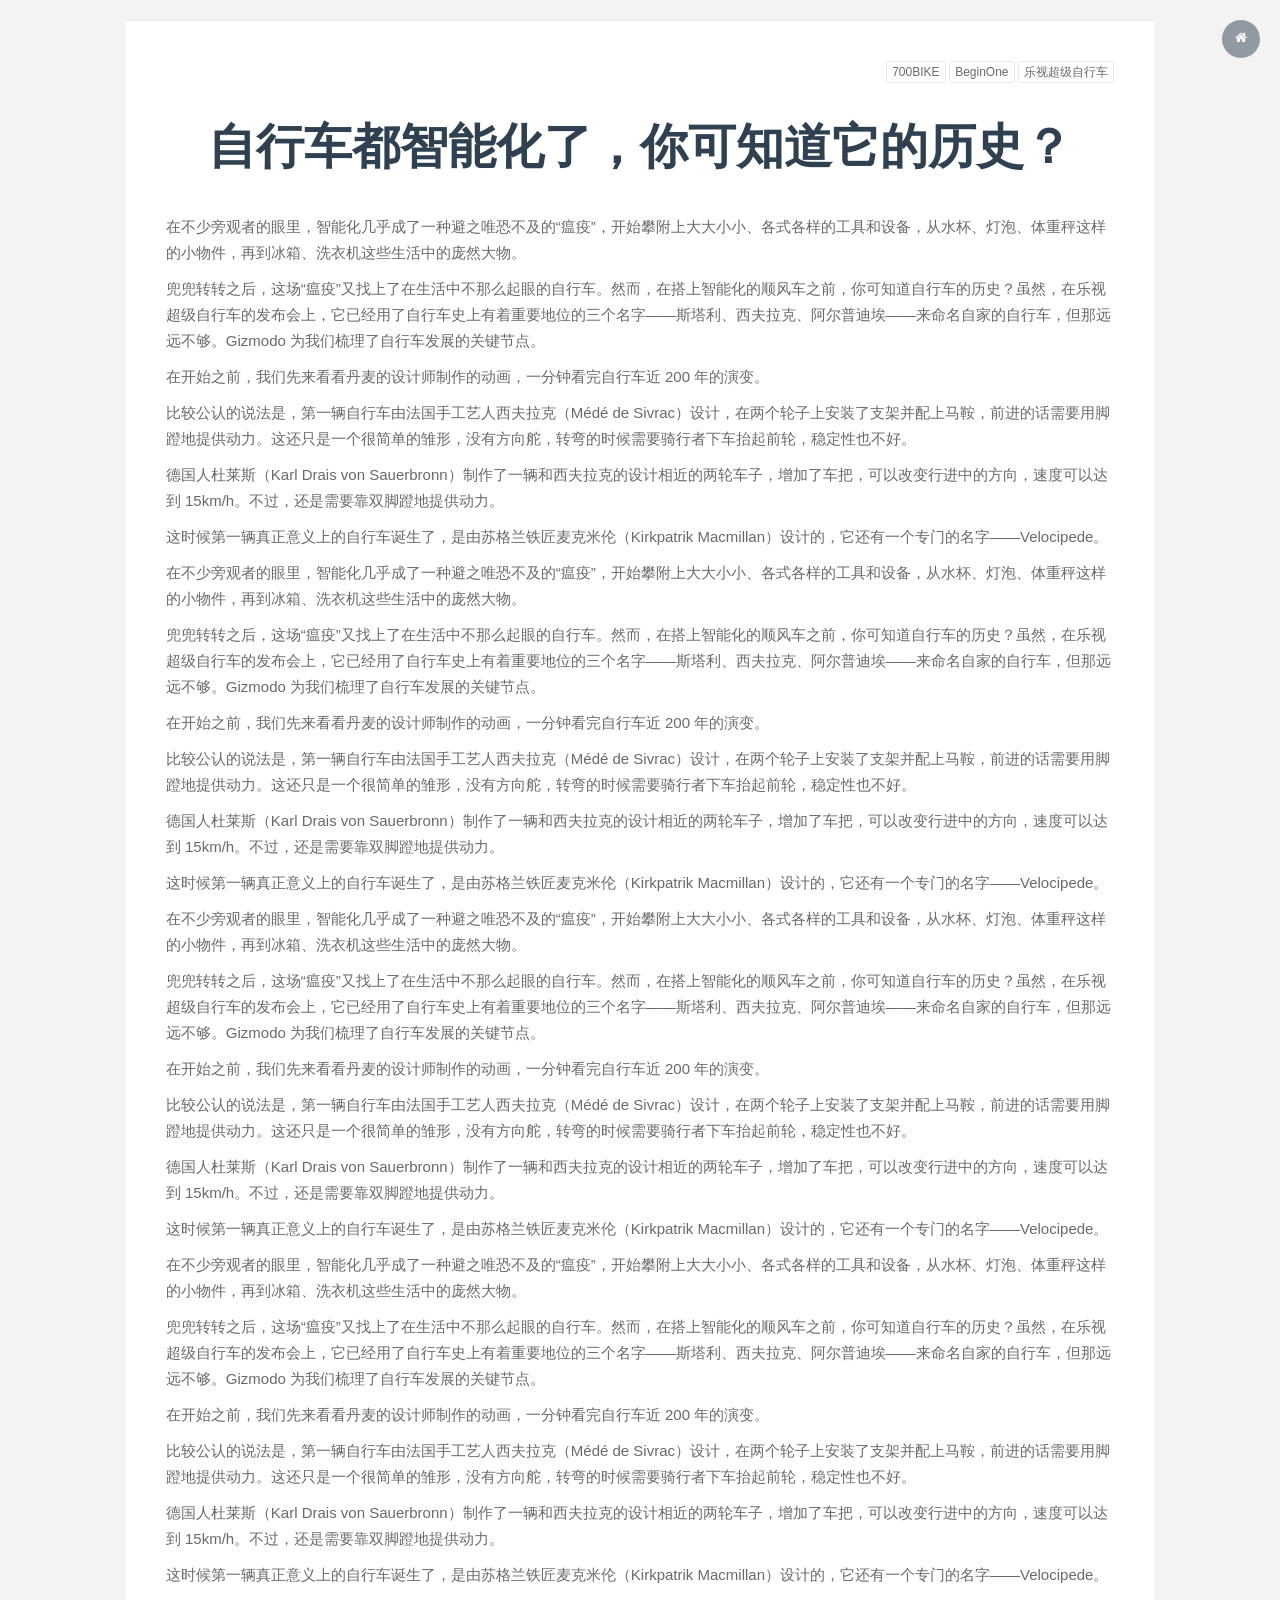
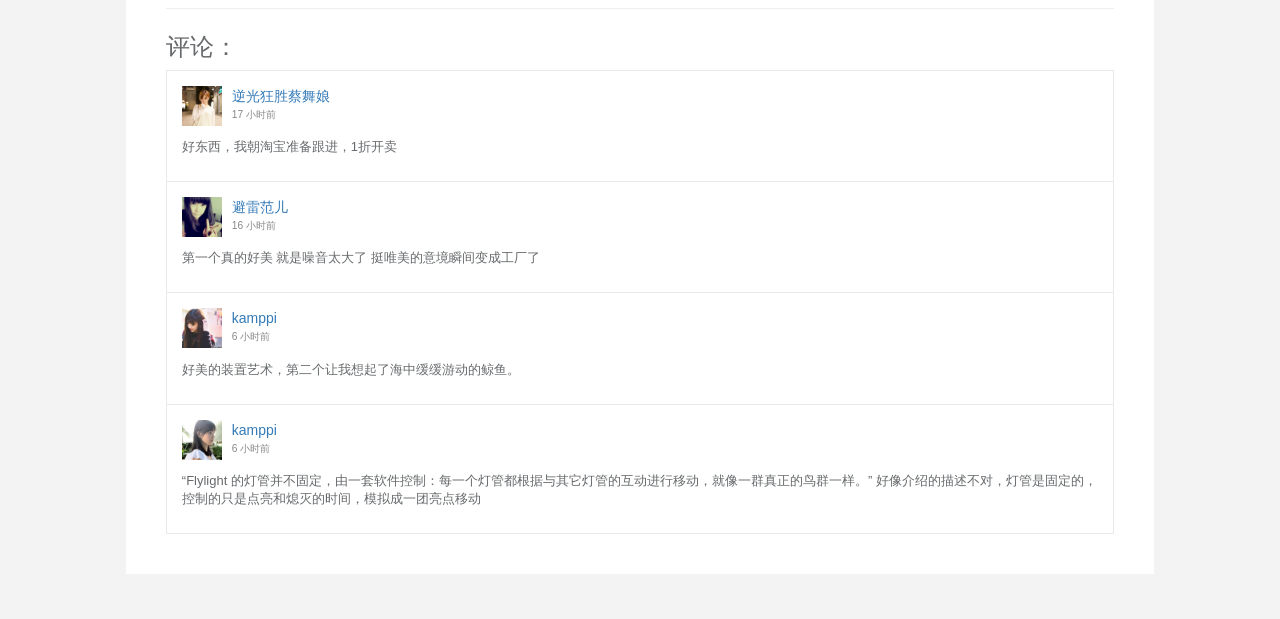
<file: src/main/webapp/resource/hplus/article.html>
<!DOCTYPE html>
<html>

<head>

    <meta charset="utf-8">
    <meta name="viewport" content="width=device-width, initial-scale=1.0">


    <title>H+ 后台主题UI框架 - 文章页面</title>
    <meta name="keywords" content="H+后台主题,后台bootstrap框架,会员中心主题,后台HTML,响应式后台">
    <meta name="description" content="H+是一个完全响应式，基于Bootstrap3最新版本开发的扁平化主题，她采用了主流的左右两栏式布局，使用了Html5+CSS3等现代技术">

    <link rel="shortcut icon" href="favicon.ico"> <link href="css/bootstrap.min.css" rel="stylesheet">
    <link href="css/font-awesome.min.css" rel="stylesheet">

    <link href="css/animate.min.css" rel="stylesheet">
    <link href="css/style.min.css" rel="stylesheet">

</head>

<body class="gray-bg">
    <div class="wrapper wrapper-content  animated fadeInRight article">
        <div class="row">
            <div class="col-lg-10 col-lg-offset-1">
                <div class="ibox">
                    <div class="ibox-content">
                        <div class="pull-right">
                            <button class="btn btn-white btn-xs" type="button">700BIKE</button>
                            <button class="btn btn-white btn-xs" type="button">BeginOne</button>
                            <button class="btn btn-white btn-xs" type="button">乐视超级自行车</button>
                        </div>
                        <div class="text-center article-title">
                            <h1>
                                    自行车都智能化了，你可知道它的历史？
                                </h1>
                        </div>
                        <p>
                            在不少旁观者的眼里，智能化几乎成了一种避之唯恐不及的“瘟疫”，开始攀附上大大小小、各式各样的工具和设备，从水杯、灯泡、体重秤这样的小物件，再到冰箱、洗衣机这些生活中的庞然大物。
                        </p>
                        <p>
                            兜兜转转之后，这场“瘟疫”又找上了在生活中不那么起眼的自行车。然而，在搭上智能化的顺风车之前，你可知道自行车的历史？虽然，在乐视超级自行车的发布会上，它已经用了自行车史上有着重要地位的三个名字——斯塔利、西夫拉克、阿尔普迪埃——来命名自家的自行车，但那远远不够。Gizmodo 为我们梳理了自行车发展的关键节点。
                        </p>
                        <p>
                            在开始之前，我们先来看看丹麦的设计师制作的动画，一分钟看完自行车近 200 年的演变。
                        </p>
                        <p>
                            比较公认的说法是，第一辆自行车由法国手工艺人西夫拉克（Médé de Sivrac）设计，在两个轮子上安装了支架并配上马鞍，前进的话需要用脚蹬地提供动力。这还只是一个很简单的雏形，没有方向舵，转弯的时候需要骑行者下车抬起前轮，稳定性也不好。
                        </p>
                        <p>
                            德国人杜莱斯（Karl Drais von Sauerbronn）制作了一辆和西夫拉克的设计相近的两轮车子，增加了车把，可以改变行进中的方向，速度可以达到 15km/h。不过，还是需要靠双脚蹬地提供动力。
                        </p>
                        <p>
                            这时候第一辆真正意义上的自行车诞生了，是由苏格兰铁匠麦克米伦（Kirkpatrik Macmillan）设计的，它还有一个专门的名字——Velocipede。
                        </p>
                        <p>
                            在不少旁观者的眼里，智能化几乎成了一种避之唯恐不及的“瘟疫”，开始攀附上大大小小、各式各样的工具和设备，从水杯、灯泡、体重秤这样的小物件，再到冰箱、洗衣机这些生活中的庞然大物。
                        </p>
                        <p>
                            兜兜转转之后，这场“瘟疫”又找上了在生活中不那么起眼的自行车。然而，在搭上智能化的顺风车之前，你可知道自行车的历史？虽然，在乐视超级自行车的发布会上，它已经用了自行车史上有着重要地位的三个名字——斯塔利、西夫拉克、阿尔普迪埃——来命名自家的自行车，但那远远不够。Gizmodo 为我们梳理了自行车发展的关键节点。
                        </p>
                        <p>
                            在开始之前，我们先来看看丹麦的设计师制作的动画，一分钟看完自行车近 200 年的演变。
                        </p>
                        <p>
                            比较公认的说法是，第一辆自行车由法国手工艺人西夫拉克（Médé de Sivrac）设计，在两个轮子上安装了支架并配上马鞍，前进的话需要用脚蹬地提供动力。这还只是一个很简单的雏形，没有方向舵，转弯的时候需要骑行者下车抬起前轮，稳定性也不好。
                        </p>
                        <p>
                            德国人杜莱斯（Karl Drais von Sauerbronn）制作了一辆和西夫拉克的设计相近的两轮车子，增加了车把，可以改变行进中的方向，速度可以达到 15km/h。不过，还是需要靠双脚蹬地提供动力。
                        </p>
                        <p>
                            这时候第一辆真正意义上的自行车诞生了，是由苏格兰铁匠麦克米伦（Kirkpatrik Macmillan）设计的，它还有一个专门的名字——Velocipede。
                        </p>
                        <p>
                            在不少旁观者的眼里，智能化几乎成了一种避之唯恐不及的“瘟疫”，开始攀附上大大小小、各式各样的工具和设备，从水杯、灯泡、体重秤这样的小物件，再到冰箱、洗衣机这些生活中的庞然大物。
                        </p>
                        <p>
                            兜兜转转之后，这场“瘟疫”又找上了在生活中不那么起眼的自行车。然而，在搭上智能化的顺风车之前，你可知道自行车的历史？虽然，在乐视超级自行车的发布会上，它已经用了自行车史上有着重要地位的三个名字——斯塔利、西夫拉克、阿尔普迪埃——来命名自家的自行车，但那远远不够。Gizmodo 为我们梳理了自行车发展的关键节点。
                        </p>
                        <p>
                            在开始之前，我们先来看看丹麦的设计师制作的动画，一分钟看完自行车近 200 年的演变。
                        </p>
                        <p>
                            比较公认的说法是，第一辆自行车由法国手工艺人西夫拉克（Médé de Sivrac）设计，在两个轮子上安装了支架并配上马鞍，前进的话需要用脚蹬地提供动力。这还只是一个很简单的雏形，没有方向舵，转弯的时候需要骑行者下车抬起前轮，稳定性也不好。
                        </p>
                        <p>
                            德国人杜莱斯（Karl Drais von Sauerbronn）制作了一辆和西夫拉克的设计相近的两轮车子，增加了车把，可以改变行进中的方向，速度可以达到 15km/h。不过，还是需要靠双脚蹬地提供动力。
                        </p>
                        <p>
                            这时候第一辆真正意义上的自行车诞生了，是由苏格兰铁匠麦克米伦（Kirkpatrik Macmillan）设计的，它还有一个专门的名字——Velocipede。
                        </p>
                        <p>
                            在不少旁观者的眼里，智能化几乎成了一种避之唯恐不及的“瘟疫”，开始攀附上大大小小、各式各样的工具和设备，从水杯、灯泡、体重秤这样的小物件，再到冰箱、洗衣机这些生活中的庞然大物。
                        </p>
                        <p>
                            兜兜转转之后，这场“瘟疫”又找上了在生活中不那么起眼的自行车。然而，在搭上智能化的顺风车之前，你可知道自行车的历史？虽然，在乐视超级自行车的发布会上，它已经用了自行车史上有着重要地位的三个名字——斯塔利、西夫拉克、阿尔普迪埃——来命名自家的自行车，但那远远不够。Gizmodo 为我们梳理了自行车发展的关键节点。
                        </p>
                        <p>
                            在开始之前，我们先来看看丹麦的设计师制作的动画，一分钟看完自行车近 200 年的演变。
                        </p>
                        <p>
                            比较公认的说法是，第一辆自行车由法国手工艺人西夫拉克（Médé de Sivrac）设计，在两个轮子上安装了支架并配上马鞍，前进的话需要用脚蹬地提供动力。这还只是一个很简单的雏形，没有方向舵，转弯的时候需要骑行者下车抬起前轮，稳定性也不好。
                        </p>
                        <p>
                            德国人杜莱斯（Karl Drais von Sauerbronn）制作了一辆和西夫拉克的设计相近的两轮车子，增加了车把，可以改变行进中的方向，速度可以达到 15km/h。不过，还是需要靠双脚蹬地提供动力。
                        </p>
                        <p>
                            这时候第一辆真正意义上的自行车诞生了，是由苏格兰铁匠麦克米伦（Kirkpatrik Macmillan）设计的，它还有一个专门的名字——Velocipede。
                        </p>
                        <hr>

                        <div class="row">
                            <div class="col-lg-12">

                                <h2>评论：</h2>
                                <div class="social-feed-box">
                                    <div class="social-avatar">
                                        <a href="default.htm" class="pull-left">
                                            <img alt="image" src="img/a1.jpg">
                                        </a>
                                        <div class="media-body">
                                            <a href="#">
                                                    逆光狂胜蔡舞娘
                                                </a>
                                            <small class="text-muted">17 小时前</small>
                                        </div>
                                    </div>
                                    <div class="social-body">
                                        <p>
                                            好东西，我朝淘宝准备跟进，1折开卖
                                        </p>
                                    </div>
                                </div>
                                <div class="social-feed-box">
                                    <div class="social-avatar">
                                        <a href="default.htm" class="pull-left">
                                            <img alt="image" src="img/a2.jpg">
                                        </a>
                                        <div class="media-body">
                                            <a href="#">
                                                    避雷范儿
                                                </a>
                                            <small class="text-muted"> 16 小时前</small>
                                        </div>
                                    </div>
                                    <div class="social-body">
                                        <p>
                                            第一个真的好美 就是噪音太大了 挺唯美的意境瞬间变成工厂了
                                        </p>
                                    </div>
                                </div>
                                <div class="social-feed-box">
                                    <div class="social-avatar">
                                        <a href="default.htm" class="pull-left">
                                            <img alt="image" src="img/a3.jpg">
                                        </a>
                                        <div class="media-body">
                                            <a href="#">
                                                    kamppi
                                                </a>
                                            <small class="text-muted"> 6 小时前</small>
                                        </div>
                                    </div>
                                    <div class="social-body">
                                        <p>
                                            好美的装置艺术，第二个让我想起了海中缓缓游动的鲸鱼。
                                        </p>
                                    </div>
                                </div>
                                <div class="social-feed-box">
                                    <div class="social-avatar">
                                        <a href="default.htm" class="pull-left">
                                            <img alt="image" src="img/a5.jpg">
                                        </a>
                                        <div class="media-body">
                                            <a href="#">
                                                    kamppi
                                                </a>
                                            <small class="text-muted">6 小时前</small>
                                        </div>
                                    </div>
                                    <div class="social-body">
                                        <p>
                                            “Flylight 的灯管并不固定，由一套软件控制：每一个灯管都根据与其它灯管的互动进行移动，就像一群真正的鸟群一样。” 好像介绍的描述不对，灯管是固定的，控制的只是点亮和熄灭的时间，模拟成一团亮点移动
                                        </p>
                                    </div>
                                </div>


                            </div>
                        </div>


                    </div>
                </div>
            </div>
        </div>

    </div>
    <script src="js/jquery.min.js"></script>
    <script src="js/bootstrap.min.js"></script>
    <script src="js/content.min.js"></script>
    
</body>

</html>
</file>
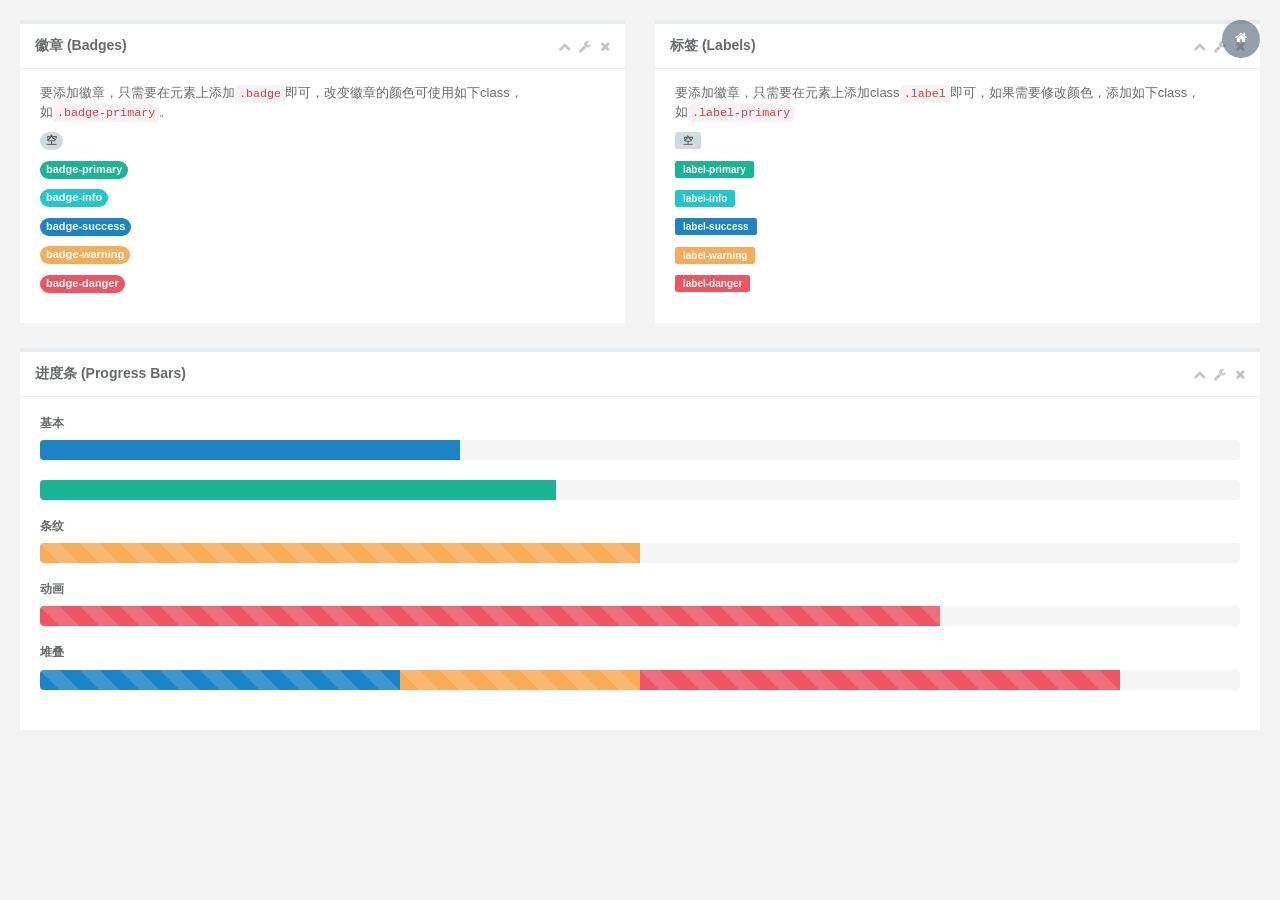
<file: src/main/webapp/resource/hplus/badges_labels.html>
<!DOCTYPE html>
<html>

<head>

    <meta charset="utf-8">
    <meta name="viewport" content="width=device-width, initial-scale=1.0">


    <title>H+ 后台主题UI框架 - 徽章，标签，进度条</title>
    <meta name="keywords" content="H+后台主题,后台bootstrap框架,会员中心主题,后台HTML,响应式后台">
    <meta name="description" content="H+是一个完全响应式，基于Bootstrap3最新版本开发的扁平化主题，她采用了主流的左右两栏式布局，使用了Html5+CSS3等现代技术">

    <link rel="shortcut icon" href="favicon.ico"> <link href="css/bootstrap.min.css" rel="stylesheet">
    <link href="css/font-awesome.min.css" rel="stylesheet">

    <link href="css/animate.min.css" rel="stylesheet">
    <link href="css/style.min.css" rel="stylesheet">

</head>

<body class="gray-bg">
    <div class="wrapper wrapper-content animated fadeInRight">
        <div class="row">
            <div class="col-sm-6">
                <div class="ibox float-e-margins">
                    <div class="ibox-title">
                        <h5>徽章 (Badges)</h5>
                        <div class="ibox-tools">
                            <a class="collapse-link">
                                <i class="fa fa-chevron-up"></i>
                            </a>
                            <a class="dropdown-toggle" data-toggle="dropdown" href="#">
                                <i class="fa fa-wrench"></i>
                            </a>
                            <ul class="dropdown-menu dropdown-user">
                                <li><a href="#">选项1</a>
                                </li>
                                <li><a href="#">选项2</a>
                                </li>
                            </ul>
                            <a class="close-link">
                                <i class="fa fa-times"></i>
                            </a>
                        </div>
                    </div>
                    <div class="ibox-content">
                        <p>
                            要添加徽章，只需要在元素上添加<code>.badge</code>即可，改变徽章的颜色可使用如下class，如<code>.badge-primary</code>。
                        </p>
                        <p><span class="badge">空</span>
                        </p>
                        <p><span class="badge badge-primary">badge-primary</span>
                        </p>
                        <p><span class="badge badge-info">badge-info</span>
                        </p>
                        <p><span class="badge badge-success">badge-success</span>
                        </p>
                        <p><span class="badge badge-warning">badge-warning</span>
                        </p>
                        <p><span class="badge badge-danger">badge-danger</span>
                        </p>
                    </div>
                </div>
            </div>

            <div class="col-sm-6">
                <div class="ibox float-e-margins">
                    <div class="ibox-title">
                        <h5>标签 (Labels)</h5>
                        <div class="ibox-tools">
                            <a class="collapse-link">
                                <i class="fa fa-chevron-up"></i>
                            </a>
                            <a class="dropdown-toggle" data-toggle="dropdown" href="#">
                                <i class="fa fa-wrench"></i>
                            </a>
                            <ul class="dropdown-menu dropdown-user">
                                <li><a href="#">选项1</a>
                                </li>
                                <li><a href="#">选项2</a>
                                </li>
                            </ul>
                            <a class="close-link">
                                <i class="fa fa-times"></i>
                            </a>
                        </div>
                    </div>
                    <div class="ibox-content">
                        <p>
                            要添加徽章，只需要在元素上添加class<code>.label</code>即可，如果需要修改颜色，添加如下class，如<code>.label-primary</code>
                        </p>
                        <p><span class="label">空</span>
                        </p>
                        <p><span class="label label-primary">label-primary</span>
                        </p>
                        <p><span class="label label-info">label-info</span>
                        </p>
                        <p><span class="label label-success">label-success</span>
                        </p>
                        <p><span class="label label-warning">label-warning</span>
                        </p>
                        <p><span class="label label-danger">label-danger</span>
                        </p>
                    </div>
                </div>
            </div>

        </div>
        <div class="row">
            <div class="col-sm-12">
                <div class="ibox float-e-margins">
                    <div class="ibox-title">
                        <h5>进度条 (Progress Bars)</h5>
                        <div class="ibox-tools">
                            <a class="collapse-link">
                                <i class="fa fa-chevron-up"></i>
                            </a>
                            <a class="dropdown-toggle" data-toggle="dropdown" href="#">
                                <i class="fa fa-wrench"></i>
                            </a>
                            <ul class="dropdown-menu dropdown-user">
                                <li><a href="#">选项1</a>
                                </li>
                                <li><a href="#">选项2</a>
                                </li>
                            </ul>
                            <a class="close-link">
                                <i class="fa fa-times"></i>
                            </a>
                        </div>
                    </div>
                    <div class="ibox-content">
                        <h5>基本</h5>
                        <div class="progress">
                            <div style="width: 35%" aria-valuemax="100" aria-valuemin="0" aria-valuenow="35" role="progressbar" class="progress-bar progress-bar-success">
                                <span class="sr-only">35% Complete (success)</span>
                            </div>
                        </div>

                        <div class="progress progress-bar-default">
                            <div style="width: 43%" aria-valuemax="100" aria-valuemin="0" aria-valuenow="43" role="progressbar" class="progress-bar">
                                <span class="sr-only">43% Complete (success)</span>
                            </div>
                        </div>

                        <h5>条纹</h5>

                        <div class="progress progress-striped">
                            <div style="width: 50%" aria-valuemax="100" aria-valuemin="0" aria-valuenow="50" role="progressbar" class="progress-bar progress-bar-warning">
                                <span class="sr-only">40% Complete (success)</span>
                            </div>
                        </div>

                        <h5>动画</h5>

                        <div class="progress progress-striped active">
                            <div style="width: 75%" aria-valuemax="100" aria-valuemin="0" aria-valuenow="75" role="progressbar" class="progress-bar progress-bar-danger">
                                <span class="sr-only">40% Complete (success)</span>
                            </div>
                        </div>

                        <h5>堆叠</h5>

                        <div class="progress progress-striped active">
                            <div style="width: 30%" class="progress-bar progress-bar-success">
                                <span class="sr-only">30% Complete (success)</span>
                            </div>
                            <div style="width: 20%" class="progress-bar progress-bar-warning">
                                <span class="sr-only">15% Complete (warning)</span>
                            </div>
                            <div style="width: 40%" class="progress-bar progress-bar-danger">
                                <span class="sr-only">40% Complete (danger)</span>
                            </div>
                        </div>

                    </div>
                </div>
            </div>
        </div>
    </div>
    <script src="js/jquery.min.js"></script>
    <script src="js/bootstrap.min.js"></script>
    <script src="js/content.min.js"></script>
    

</body>

</html>
</file>
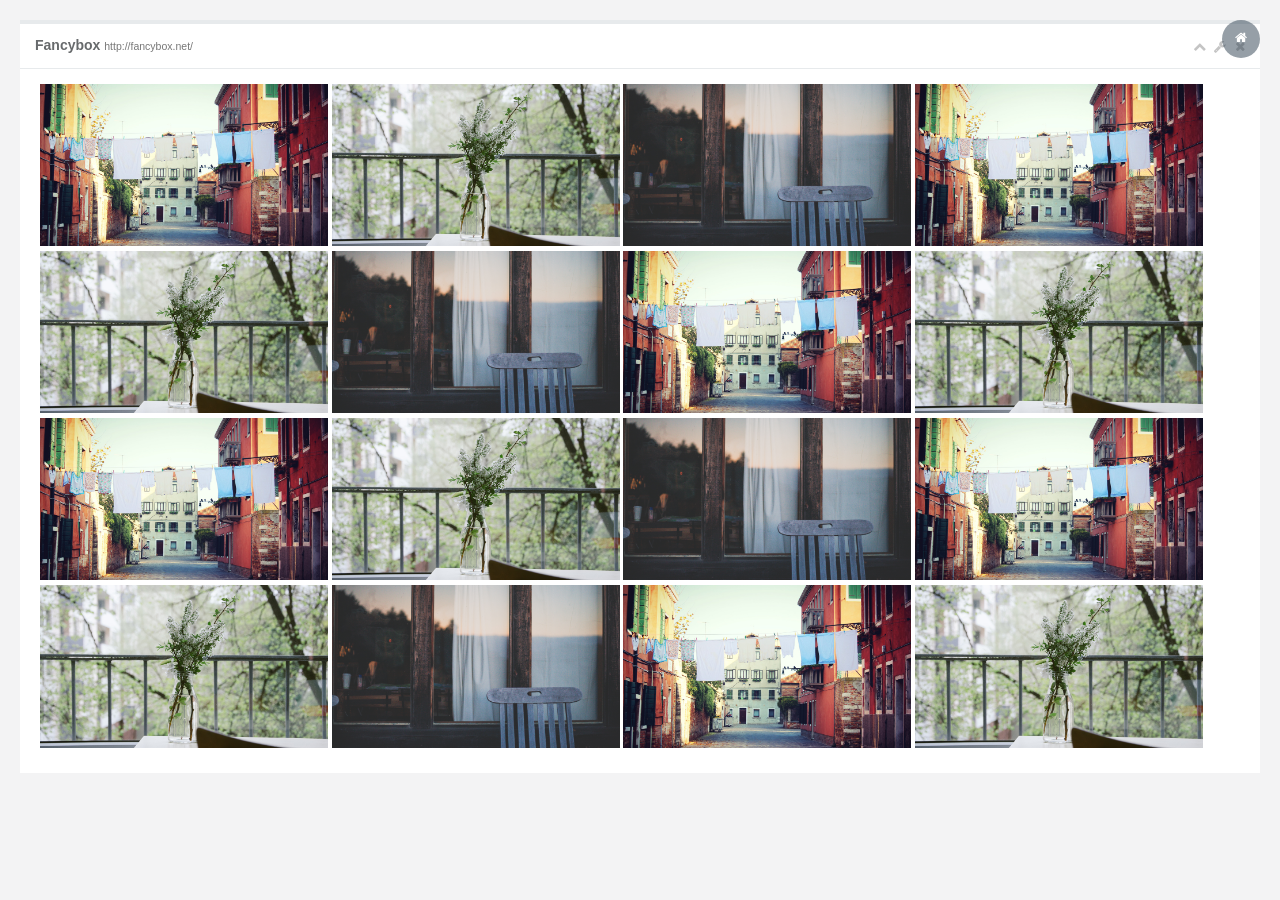
<file: src/main/webapp/resource/hplus/basic_gallery.html>
<!DOCTYPE html>
<html>

<head>

    <meta charset="utf-8">
    <meta name="viewport" content="width=device-width, initial-scale=1.0">


    <title>H+ 后台主题UI框架 - 基本图库</title>
    <meta name="keywords" content="H+后台主题,后台bootstrap框架,会员中心主题,后台HTML,响应式后台">
    <meta name="description" content="H+是一个完全响应式，基于Bootstrap3最新版本开发的扁平化主题，她采用了主流的左右两栏式布局，使用了Html5+CSS3等现代技术">

    <link rel="shortcut icon" href="favicon.ico"> <link href="css/bootstrap.min.css" rel="stylesheet">
    <link href="css/font-awesome.min.css" rel="stylesheet">
    <link href="js/plugins/fancybox/jquery.fancybox.css" rel="stylesheet">
    <link href="css/animate.min.css" rel="stylesheet">
    <link href="css/style.min.css" rel="stylesheet">

</head>

<body class="gray-bg">
    <div class="wrapper wrapper-content">
        <div class="row">
            <div class="col-sm-12">
                <div class="ibox float-e-margins">
                    <div class="ibox-title">
                        <h5>Fancybox <small>http://fancybox.net/</small></h5>
                        <div class="ibox-tools">
                            <a class="collapse-link">
                                <i class="fa fa-chevron-up"></i>
                            </a>
                            <a class="dropdown-toggle" data-toggle="dropdown" href="#">
                                <i class="fa fa-wrench"></i>
                            </a>
                            <ul class="dropdown-menu dropdown-user">
                                <li><a href="#">选项1</a>
                                </li>
                                <li><a href="#">选项2</a>
                                </li>
                            </ul>
                            <a class="close-link">
                                <i class="fa fa-times"></i>
                            </a>
                        </div>
                    </div>
                    <div class="ibox-content">

                        <a class="fancybox" href="img/p1.jpg" title="图片1">
                            <img alt="image" src="img/p_big1.jpg" />
                        </a>
                        <a class="fancybox" href="img/p2.jpg" title="图片2">
                            <img alt="image" src="img/p_big2.jpg" />
                        </a>
                        <a class="fancybox" href="img/p3.jpg" title="图片3">
                            <img alt="image" src="img/p_big3.jpg" />
                        </a>
                        <a class="fancybox" href="img/p1.jpg" title="图片4">
                            <img alt="image" src="img/p_big1.jpg" />
                        </a>
                        <a class="fancybox" href="img/p2.jpg" title="图片5">
                            <img alt="image" src="img/p_big2.jpg" />
                        </a>
                        <a class="fancybox" href="img/p3.jpg" title="图片6">
                            <img alt="image" src="img/p_big3.jpg" />
                        </a>
                        <a class="fancybox" href="img/p1.jpg" title="图片7">
                            <img alt="image" src="img/p_big1.jpg" />
                        </a>
                        <a class="fancybox" href="img/p2.jpg" title="图片8">
                            <img alt="image" src="img/p_big2.jpg" />
                        </a>
                        <a class="fancybox" href="img/p1.jpg" title="图片9">
                            <img alt="image" src="img/p_big1.jpg" />
                        </a>
                        <a class="fancybox" href="img/p2.jpg" title="图片10">
                            <img alt="image" src="img/p_big2.jpg" />
                        </a>
                        <a class="fancybox" href="img/p3.jpg" title="图片11">
                            <img alt="image" src="img/p_big3.jpg" />
                        </a>
                        <a class="fancybox" href="img/p1.jpg" title="图片12">
                            <img alt="image" src="img/p_big1.jpg" />
                        </a>
                        <a class="fancybox" href="img/p2.jpg" title="图片13">
                            <img alt="image" src="img/p_big2.jpg" />
                        </a>
                        <a class="fancybox" href="img/p3.jpg" title="图片14">
                            <img alt="image" src="img/p_big3.jpg" />
                        </a>
                        <a class="fancybox" href="img/p1.jpg" title="图片15">
                            <img alt="image" src="img/p_big1.jpg" />
                        </a>
                        <a class="fancybox" href="img/p2.jpg" title="图片16">
                            <img alt="image" src="img/p_big2.jpg" />
                        </a>


                    </div>
                </div>
            </div>

        </div>
    </div>
    <script src="js/jquery.min.js"></script>
    <script src="js/bootstrap.min.js"></script>
    <script src="js/plugins/peity/jquery.peity.min.js"></script>
    <script src="js/content.min.js"></script>
    <script src="js/plugins/fancybox/jquery.fancybox.js"></script>
    <script>
        $(document).ready(function(){$(".fancybox").fancybox({openEffect:"none",closeEffect:"none"})});
    </script>

    
</body>

</html>
</file>
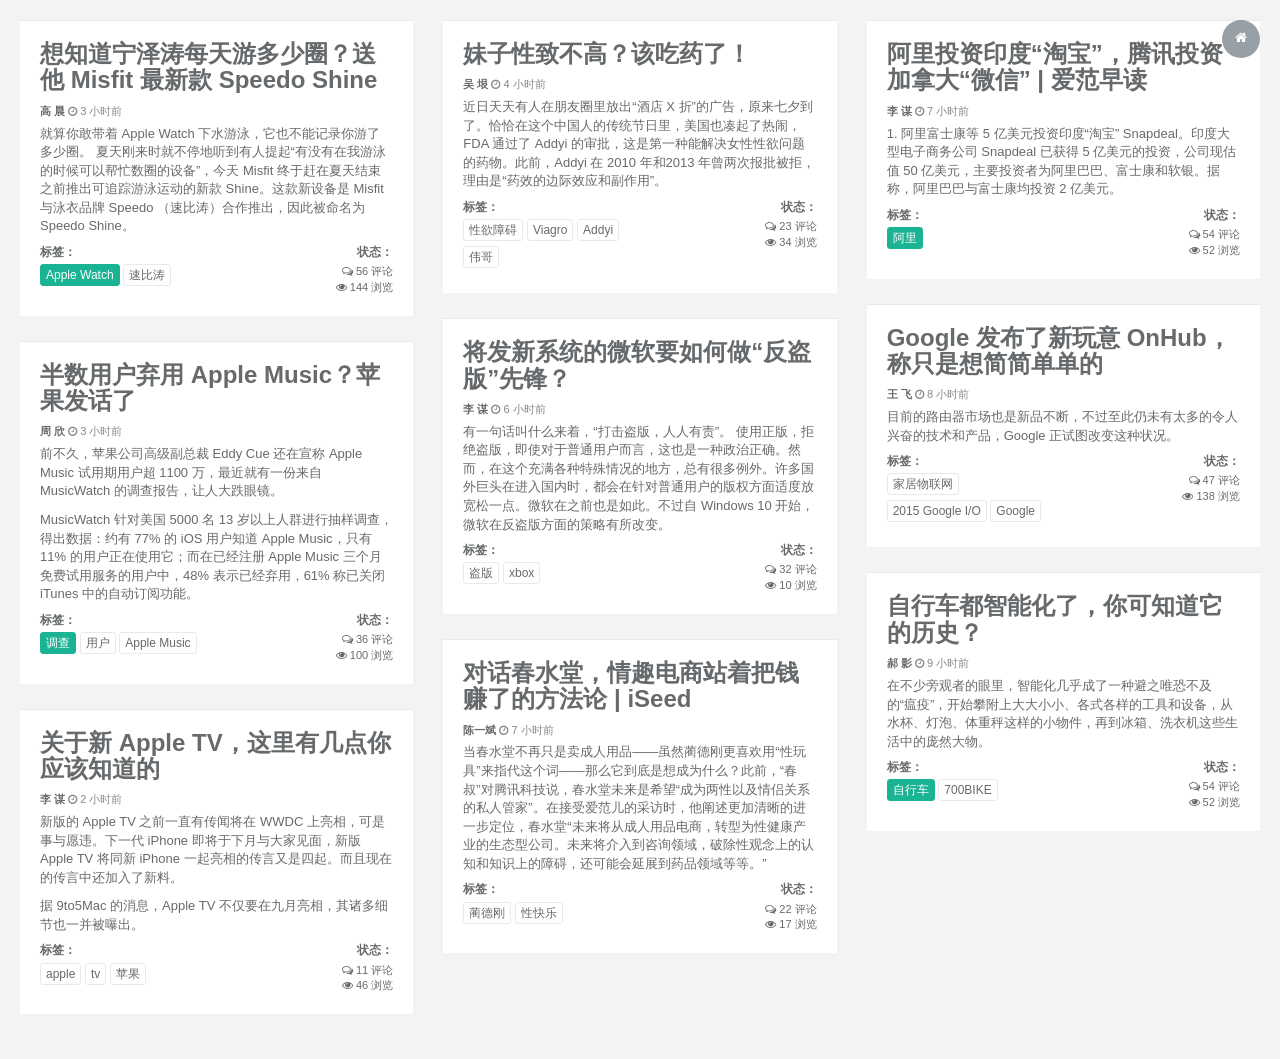
<file: src/main/webapp/resource/hplus/blog.html>
<!DOCTYPE html>
<html>

<head>

    <meta charset="utf-8">
    <meta name="viewport" content="width=device-width, initial-scale=1.0">


    <title>H+ 后台主题UI框架 - 文章列表</title>
    <meta name="keywords" content="H+后台主题,后台bootstrap框架,会员中心主题,后台HTML,响应式后台">
    <meta name="description" content="H+是一个完全响应式，基于Bootstrap3最新版本开发的扁平化主题，她采用了主流的左右两栏式布局，使用了Html5+CSS3等现代技术">

    <link rel="shortcut icon" href="favicon.ico"> <link href="css/bootstrap.min.css" rel="stylesheet">
    <link href="css/font-awesome.min.css" rel="stylesheet">

    <link href="css/animate.min.css" rel="stylesheet">
    <link href="css/style.min.css" rel="stylesheet">

</head>

<body class="gray-bg">
    <div class="wrapper wrapper-content  animated fadeInRight blog">
        <div class="row">
            <div class="col-lg-4">
                <div class="ibox">
                    <div class="ibox-content">
                        <a href="article.html" class="btn-link">
                            <h2>
                                    想知道宁泽涛每天游多少圈？送他 Misfit 最新款 Speedo Shine
                                </h2>
                        </a>
                        <div class="small m-b-xs">
                            <strong>高 晨</strong> <span class="text-muted"><i class="fa fa-clock-o"></i> 3 小时前</span>
                        </div>
                        <p>
                            就算你敢带着 Apple Watch 下水游泳，它也不能记录你游了多少圈。 夏天刚来时就不停地听到有人提起“有没有在我游泳的时候可以帮忙数圈的设备”，今天 Misfit 终于赶在夏天结束之前推出可追踪游泳运动的新款 Shine。这款新设备是 Misfit 与泳衣品牌 Speedo （速比涛）合作推出，因此被命名为 Speedo Shine。
                        </p>
                        <div class="row">
                            <div class="col-md-6">
                                <h5>标签：</h5>
                                <button class="btn btn-primary btn-xs" type="button">Apple Watch</button>
                                <button class="btn btn-white btn-xs" type="button">速比涛</button>
                            </div>
                            <div class="col-md-6">
                                <div class="small text-right">
                                    <h5>状态：</h5>
                                    <div> <i class="fa fa-comments-o"> </i> 56 评论 </div>
                                    <i class="fa fa-eye"> </i> 144 浏览
                                </div>
                            </div>
                        </div>
                    </div>
                </div>
                <div class="ibox">
                    <div class="ibox-content">
                        <a href="article.html" class="btn-link">
                            <h2>
                                    半数用户弃用 Apple Music？苹果发话了
                                </h2>
                        </a>
                        <div class="small m-b-xs">
                            <strong>周 欣</strong> <span class="text-muted"><i class="fa fa-clock-o"></i> 3 小时前</span>
                        </div>
                        <p>
                            前不久，苹果公司高级副总裁 Eddy Cue 还在宣称 Apple Music 试用期用户超 1100 万，最近就有一份来自 MusicWatch 的调查报告，让人大跌眼镜。


                        </p>
                        <p>
                            MusicWatch 针对美国 5000 名 13 岁以上人群进行抽样调查，得出数据：约有 77% 的 iOS 用户知道 Apple Music，只有 11% 的用户正在使用它；而在已经注册 Apple Music 三个月免费试用服务的用户中，48% 表示已经弃用，61% 称已关闭 iTunes 中的自动订阅功能。
                        </p>
                        <div class="row">
                            <div class="col-md-6">
                                <h5>标签：</h5>
                                <button class="btn btn-primary btn-xs" type="button">调查</button>
                                <button class="btn btn-white btn-xs" type="button">用户</button>
                                <button class="btn btn-white btn-xs" type="button">Apple Music</button>
                            </div>
                            <div class="col-md-6">
                                <div class="small text-right">
                                    <h5>状态：</h5>
                                    <div> <i class="fa fa-comments-o"> </i> 36 评论 </div>
                                    <i class="fa fa-eye"> </i> 100 浏览
                                </div>
                            </div>
                        </div>
                    </div>
                </div>
                <div class="ibox">
                    <div class="ibox-content">
                        <a href="article.html" class="btn-link">
                            <h2>
                                    关于新 Apple TV，这里有几点你应该知道的
                                </h2>
                        </a>
                        <div class="small m-b-xs">
                            <strong>李 谋</strong> <span class="text-muted"><i class="fa fa-clock-o"></i> 2 小时前</span>
                        </div>
                        <p>
                            新版的 Apple TV 之前一直有传闻将在 WWDC 上亮相，可是事与愿违。下一代 iPhone 即将于下月与大家见面，新版 Apple TV 将同新 iPhone 一起亮相的传言又是四起。而且现在的传言中还加入了新料。</p>
                        <p>

                            据 9to5Mac 的消息，Apple TV 不仅要在九月亮相，其诸多细节也一并被曝出。
                        </p>
                        <div class="row">
                            <div class="col-md-6">
                                <h5>标签：</h5>
                                <button class="btn btn-white btn-xs" type="button">apple</button>
                                <button class="btn btn-white btn-xs" type="button">tv</button>
                                <button class="btn btn-white btn-xs" type="button">苹果</button>
                            </div>
                            <div class="col-md-6">
                                <div class="small text-right">
                                    <h5>状态：</h5>
                                    <div> <i class="fa fa-comments-o"> </i> 11 评论 </div>
                                    <i class="fa fa-eye"> </i> 46 浏览
                                </div>
                            </div>
                        </div>
                    </div>
                </div>
            </div>
            <div class="col-lg-4">
                <div class="ibox">
                    <div class="ibox-content">
                        <a href="article.html" class="btn-link">
                            <h2>
                                    妹子性致不高？该吃药了！
                                </h2>
                        </a>
                        <div class="small m-b-xs">
                            <strong>吴 垠</strong> <span class="text-muted"><i class="fa fa-clock-o"></i> 4 小时前</span>
                        </div>
                        <p>
                            近日天天有人在朋友圈里放出“酒店 X 折”的广告，原来七夕到了。恰恰在这个中国人的传统节日里，美国也凑起了热闹，FDA 通过了 Addyi 的审批，这是第一种能解决女性性欲问题的药物。此前，Addyi 在 2010 年和2013 年曾两次报批被拒，理由是“药效的边际效应和副作用”。</p>
                        <div class="row">
                            <div class="col-md-6">
                                <h5>标签：</h5>
                                <button class="btn btn-white btn-xs" type="button">性欲障碍</button>
                                <button class="btn btn-white btn-xs" type="button">Viagro</button>
                                <button class="btn btn-white btn-xs" type="button">Addyi</button>
                                <button class="btn btn-white btn-xs" type="button">伟哥</button>
                            </div>
                            <div class="col-md-6">
                                <div class="small text-right">
                                    <h5>状态：</h5>
                                    <div> <i class="fa fa-comments-o"> </i> 23 评论 </div>
                                    <i class="fa fa-eye"> </i> 34 浏览
                                </div>
                            </div>
                        </div>
                    </div>
                </div>
                <div class="ibox">
                    <div class="ibox-content">
                        <a href="article.html" class="btn-link">
                            <h2>

将发新系统的微软要如何做“反盗版”先锋？
                                </h2>
                        </a>
                        <div class="small m-b-xs">
                            <strong>李 谋</strong> <span class="text-muted"><i class="fa fa-clock-o"></i> 6 小时前</span>
                        </div>
                        <p>
                            有一句话叫什么来着，“打击盗版，人人有责”。 使用正版，拒绝盗版，即使对于普通用户而言，这也是一种政治正确。然而，在这个充满各种特殊情况的地方，总有很多例外。许多国外巨头在进入国内时，都会在针对普通用户的版权方面适度放宽松一点。微软在之前也是如此。不过自 Windows 10 开始，微软在反盗版方面的策略有所改变。
                        </p>
                        <div class="row">
                            <div class="col-md-6">
                                <h5>标签：</h5>
                                <button class="btn btn-white btn-xs" type="button">盗版</button>
                                <button class="btn btn-white btn-xs" type="button">xbox</button>
                            </div>
                            <div class="col-md-6">
                                <div class="small text-right">
                                    <h5>状态：</h5>
                                    <div> <i class="fa fa-comments-o"> </i> 32 评论 </div>
                                    <i class="fa fa-eye"> </i> 10 浏览
                                </div>
                            </div>
                        </div>
                    </div>
                </div>
                <div class="ibox">
                    <div class="ibox-content">
                        <a href="article.html" class="btn-link">
                            <h2>
                                    对话春水堂，情趣电商站着把钱赚了的方法论 | iSeed
                                </h2>
                        </a>
                        <div class="small m-b-xs">
                            <strong>陈一斌</strong> <span class="text-muted"><i class="fa fa-clock-o"></i> 7 小时前</span>
                        </div>
                        <p>
                            当春水堂不再只是卖成人用品——虽然蔺德刚更喜欢用“性玩具”来指代这个词——那么它到底是想成为什么？此前，“春叔”对腾讯科技说，春水堂未来是希望“成为两性以及情侣关系的私人管家”。在接受爱范儿的采访时，他阐述更加清晰的进一步定位，春水堂“未来将从成人用品电商，转型为性健康产业的生态型公司。未来将介入到咨询领域，破除性观念上的认知和知识上的障碍，还可能会延展到药品领域等等。”
                        </p>
                        <div class="row">
                            <div class="col-md-6">
                                <h5>标签：</h5>
                                <button class="btn btn-white btn-xs" type="button">蔺德刚</button>
                                <button class="btn btn-white btn-xs" type="button">性快乐</button>

                            </div>
                            <div class="col-md-6">
                                <div class="small text-right">
                                    <h5>状态：</h5>
                                    <div> <i class="fa fa-comments-o"> </i> 22 评论 </div>
                                    <i class="fa fa-eye"> </i> 17 浏览
                                </div>
                            </div>
                        </div>
                    </div>
                </div>
            </div>
            <div class="col-lg-4">
                <div class="ibox">
                    <div class="ibox-content">
                        <a href="article.html" class="btn-link">
                            <h2>
                                    阿里投资印度“淘宝”，腾讯投资加拿大“微信” | 爱范早读
                                </h2>
                        </a>
                        <div class="small m-b-xs">
                            <strong>李 谋</strong> <span class="text-muted"><i class="fa fa-clock-o"></i>  7 小时前</span>
                        </div>
                        <p>
                            1. 阿里富士康等 5 亿美元投资印度“淘宝” Snapdeal。印度大型电子商务公司 Snapdeal 已获得 5 亿美元的投资，公司现估值 50 亿美元，主要投资者为阿里巴巴、富士康和软银。据称，阿里巴巴与富士康均投资 2 亿美元。
                        </p>
                        <div class="row">
                            <div class="col-md-6">
                                <h5>标签：</h5>
                                <button class="btn btn-primary btn-xs" type="button">阿里</button>
                            </div>
                            <div class="col-md-6">
                                <div class="small text-right">
                                    <h5>状态：</h5>
                                    <div> <i class="fa fa-comments-o"> </i> 54 评论 </div>
                                    <i class="fa fa-eye"> </i> 52 浏览
                                </div>
                            </div>
                        </div>
                    </div>
                </div>
                <div class="ibox">
                    <div class="ibox-content">
                        <a href="article.html" class="btn-link">
                            <h2>
                                    Google 发布了新玩意 OnHub，称只是想简简单单的
                                </h2>
                        </a>
                        <div class="small m-b-xs">
                            <strong>王 飞</strong> <span class="text-muted"><i class="fa fa-clock-o"></i> 8 小时前</span>
                        </div>
                        <p>
                            目前的路由器市场也是新品不断，不过至此仍未有太多的令人兴奋的技术和产品，Google 正试图改变这种状况。
                        </p>
                        <div class="row">
                            <div class="col-md-6">
                                <h5>标签：</h5>
                                <button class="btn btn-white btn-xs" type="button">家居物联网</button>
                                <button class="btn btn-white btn-xs" type="button">2015 Google I/O</button>
                                <button class="btn btn-white btn-xs" type="button">Google</button>
                            </div>
                            <div class="col-md-6">
                                <div class="small text-right">
                                    <h5>状态：</h5>
                                    <div> <i class="fa fa-comments-o"> </i> 47 评论 </div>
                                    <i class="fa fa-eye"> </i> 138 浏览
                                </div>
                            </div>
                        </div>
                    </div>
                </div>
                <div class="ibox">
                    <div class="ibox-content">
                        <a href="article.html" class="btn-link">
                            <h2>
                                    自行车都智能化了，你可知道它的历史？
                                </h2>
                        </a>
                        <div class="small m-b-xs">
                            <strong>郝 影</strong> <span class="text-muted"><i class="fa fa-clock-o"></i> 9 小时前</span>
                        </div>
                        <p>
                            在不少旁观者的眼里，智能化几乎成了一种避之唯恐不及的“瘟疫”，开始攀附上大大小小、各式各样的工具和设备，从水杯、灯泡、体重秤这样的小物件，再到冰箱、洗衣机这些生活中的庞然大物。
                        </p>
                        <div class="row">
                            <div class="col-md-6">
                                <h5>标签：</h5>
                                <button class="btn btn-primary btn-xs" type="button">自行车</button>
                                <button class="btn btn-white btn-xs" type="button">700BIKE</button>
                            </div>
                            <div class="col-md-6">
                                <div class="small text-right">
                                    <h5>状态：</h5>
                                    <div> <i class="fa fa-comments-o"> </i> 54 评论 </div>
                                    <i class="fa fa-eye"> </i> 52 浏览
                                </div>
                            </div>
                        </div>
                    </div>
                </div>
            </div>
        </div>
    </div>
    <script src="js/jquery.min.js"></script>
    <script src="js/bootstrap.min.js"></script>
    <script src="js/content.min.js"></script>
    
</body>

</html>
</file>
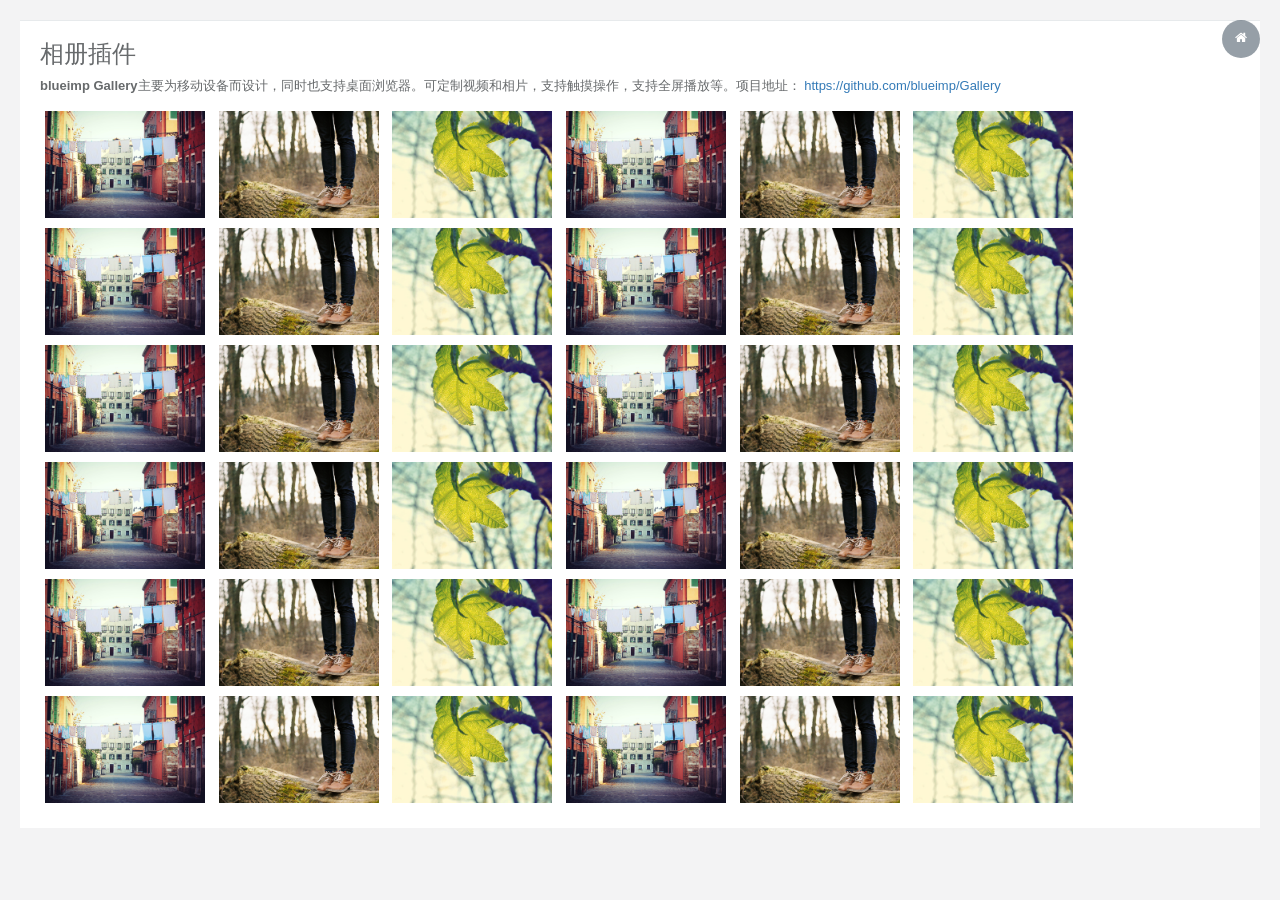
<file: src/main/webapp/resource/hplus/blueimp.html>
<!DOCTYPE html>
<html>

<head>

    <meta charset="utf-8">
    <meta name="viewport" content="width=device-width, initial-scale=1.0">


    <title>H+ 后台主题UI框架 - Blueimp相册</title>
    <meta name="keywords" content="H+后台主题,后台bootstrap框架,会员中心主题,后台HTML,响应式后台">
    <meta name="description" content="H+是一个完全响应式，基于Bootstrap3最新版本开发的扁平化主题，她采用了主流的左右两栏式布局，使用了Html5+CSS3等现代技术">

    <link rel="shortcut icon" href="favicon.ico"> <link href="css/bootstrap.min.css" rel="stylesheet">
    <link href="css/font-awesome.min.css" rel="stylesheet">
    <link href="css/plugins/blueimp/css/blueimp-gallery.min.css" rel="stylesheet">

    <link href="css/animate.min.css" rel="stylesheet">
    <link href="css/style.min.css" rel="stylesheet">

    <style>
        .lightBoxGallery img {
            margin: 5px;
            width: 160px;
        }
    </style>

</head>

<body class="gray-bg">
    <div class="wrapper wrapper-content">
        <div class="row">
            <div class="col-lg-12">
                <div class="ibox float-e-margins">

                    <div class="ibox-content">

                        <h2>相册插件</h2>
                        <p>
                            <strong>blueimp Gallery</strong>主要为移动设备而设计，同时也支持桌面浏览器。可定制视频和相片，支持触摸操作，支持全屏播放等。项目地址： <a href="../../../https@github.com/blueimp/Gallery" target="_blank">https://github.com/blueimp/Gallery</a>
                        </p>

                        <div class="lightBoxGallery">
                            <a href="img/p_big1.jpg" title="图片" data-gallery=""><img src="img/p1.jpg"></a>
                            <a href="img/p_big2.jpg" title="图片" data-gallery=""><img src="img/p2.jpg"></a>
                            <a href="img/p_big3.jpg" title="图片" data-gallery=""><img src="img/p3.jpg"></a>
                            <a href="img/p_big1.jpg" title="图片" data-gallery=""><img src="img/p1.jpg"></a>
                            <a href="img/p_big2.jpg" title="图片" data-gallery=""><img src="img/p2.jpg"></a>
                            <a href="img/p_big3.jpg" title="图片" data-gallery=""><img src="img/p3.jpg"></a>
                            <a href="img/p_big1.jpg" title="图片" data-gallery=""><img src="img/p1.jpg"></a>
                            <a href="img/p_big2.jpg" title="图片" data-gallery=""><img src="img/p2.jpg"></a>
                            <a href="img/p_big3.jpg" title="图片" data-gallery=""><img src="img/p3.jpg"></a>
                            <a href="img/p_big1.jpg" title="图片" data-gallery=""><img src="img/p1.jpg"></a>
                            <a href="img/p_big2.jpg" title="图片" data-gallery=""><img src="img/p2.jpg"></a>
                            <a href="img/p_big3.jpg" title="图片" data-gallery=""><img src="img/p3.jpg"></a>
                            <a href="img/p_big1.jpg" title="图片" data-gallery=""><img src="img/p1.jpg"></a>
                            <a href="img/p_big2.jpg" title="图片" data-gallery=""><img src="img/p2.jpg"></a>
                            <a href="img/p_big3.jpg" title="图片" data-gallery=""><img src="img/p3.jpg"></a>
                            <a href="img/p_big1.jpg" title="图片" data-gallery=""><img src="img/p1.jpg"></a>
                            <a href="img/p_big2.jpg" title="图片" data-gallery=""><img src="img/p2.jpg"></a>
                            <a href="img/p_big3.jpg" title="图片" data-gallery=""><img src="img/p3.jpg"></a>
                            <a href="img/p_big1.jpg" title="图片" data-gallery=""><img src="img/p1.jpg"></a>
                            <a href="img/p_big2.jpg" title="图片" data-gallery=""><img src="img/p2.jpg"></a>
                            <a href="img/p_big3.jpg" title="图片" data-gallery=""><img src="img/p3.jpg"></a>
                            <a href="img/p_big1.jpg" title="图片" data-gallery=""><img src="img/p1.jpg"></a>
                            <a href="img/p_big2.jpg" title="图片" data-gallery=""><img src="img/p2.jpg"></a>
                            <a href="img/p_big3.jpg" title="图片" data-gallery=""><img src="img/p3.jpg"></a>
                            <a href="img/p_big1.jpg" title="图片" data-gallery=""><img src="img/p1.jpg"></a>
                            <a href="img/p_big2.jpg" title="图片" data-gallery=""><img src="img/p2.jpg"></a>
                            <a href="img/p_big3.jpg" title="图片" data-gallery=""><img src="img/p3.jpg"></a>
                            <a href="img/p_big1.jpg" title="图片" data-gallery=""><img src="img/p1.jpg"></a>
                            <a href="img/p_big2.jpg" title="图片" data-gallery=""><img src="img/p2.jpg"></a>
                            <a href="img/p_big3.jpg" title="图片" data-gallery=""><img src="img/p3.jpg"></a>
                            <a href="img/p_big1.jpg" title="图片" data-gallery=""><img src="img/p1.jpg"></a>
                            <a href="img/p_big2.jpg" title="图片" data-gallery=""><img src="img/p2.jpg"></a>
                            <a href="img/p_big3.jpg" title="图片" data-gallery=""><img src="img/p3.jpg"></a>
                            <a href="img/p_big1.jpg" title="图片" data-gallery=""><img src="img/p1.jpg"></a>
                            <a href="img/p_big2.jpg" title="图片" data-gallery=""><img src="img/p2.jpg"></a>
                            <a href="img/p_big3.jpg" title="图片" data-gallery=""><img src="img/p3.jpg"></a>

                            <div id="blueimp-gallery" class="blueimp-gallery">
                                <div class="slides"></div>
                                <h3 class="title"></h3>
                                <a class="prev">‹</a>
                                <a class="next">›</a>
                                <a class="close">×</a>
                                <a class="play-pause"></a>
                                <ol class="indicator"></ol>
                            </div>
                        </div>
                    </div>
                </div>
            </div>
        </div>
    </div>
    <script src="js/jquery.min.js"></script>
    <script src="js/bootstrap.min.js"></script>
    <script src="js/content.min.js"></script>
    <script src="js/plugins/blueimp/jquery.blueimp-gallery.min.js"></script>
    
</body>

</html>
</file>
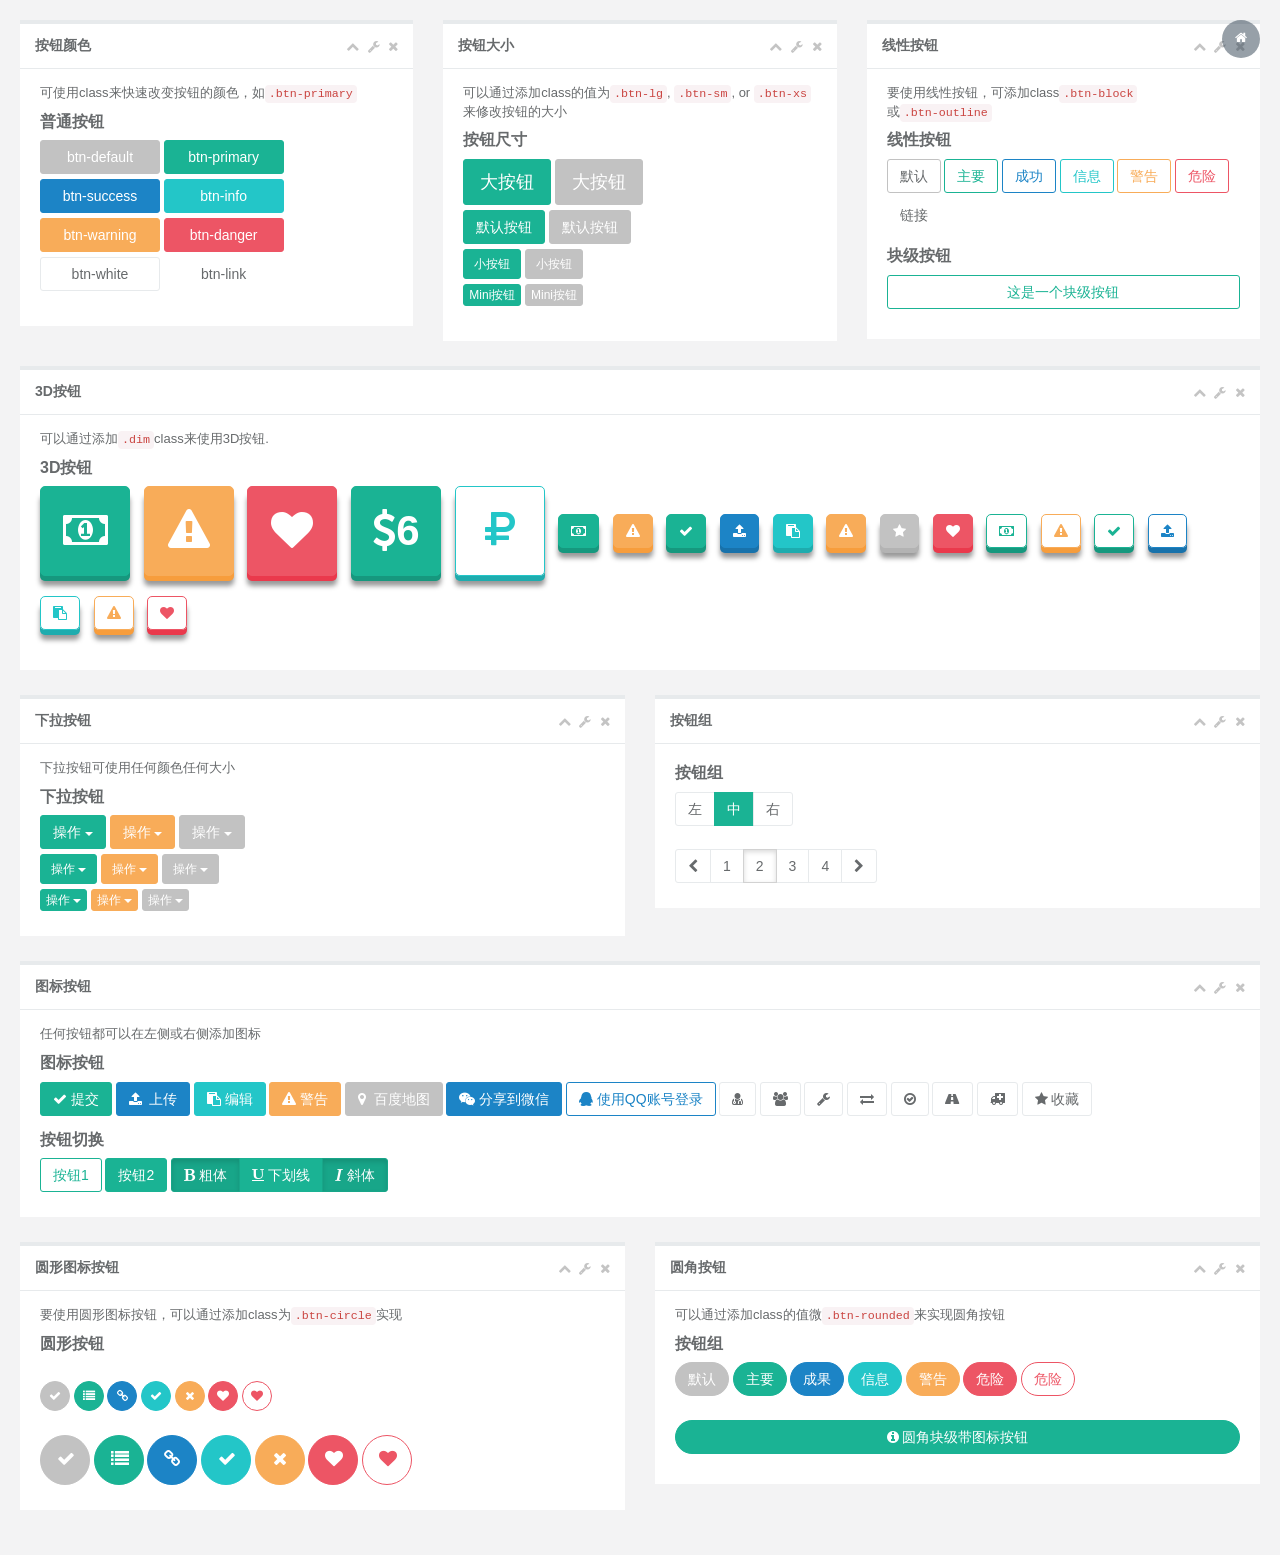
<file: src/main/webapp/resource/hplus/buttons.html>
<!DOCTYPE html>
<html>

<head>

    <meta charset="utf-8">
    <meta name="viewport" content="width=device-width, initial-scale=1.0">


    <title>H+ 后台主题UI框架 - 按钮</title>
    <meta name="keywords" content="H+后台主题,后台bootstrap框架,会员中心主题,后台HTML,响应式后台">
    <meta name="description" content="H+是一个完全响应式，基于Bootstrap3最新版本开发的扁平化主题，她采用了主流的左右两栏式布局，使用了Html5+CSS3等现代技术">

    <link rel="shortcut icon" href="favicon.ico"> <link href="css/bootstrap.min.css" rel="stylesheet">
    <link href="css/font-awesome.min.css" rel="stylesheet">

    <link href="css/animate.min.css" rel="stylesheet">
    <link href="css/style.min.css" rel="stylesheet">

</head>

<body class="gray-bg">
    <div class="row wrapper wrapper-content animated fadeInRight">
        <div class="col-sm-4">
            <div class="ibox float-e-margins">
                <div class="ibox-title">
                    <h5>按钮颜色</h5>
                    <div class="ibox-tools">
                        <a class="collapse-link">
                            <i class="fa fa-chevron-up"></i>
                        </a>
                        <a class="dropdown-toggle" data-toggle="dropdown" href="#">
                            <i class="fa fa-wrench"></i>
                        </a>
                        <ul class="dropdown-menu dropdown-user">
                            <li><a href="#">选项1</a>
                            </li>
                            <li><a href="#">选项2</a>
                            </li>
                        </ul>
                        <a class="close-link">
                            <i class="fa fa-times"></i>
                        </a>
                    </div>
                </div>
                <div class="ibox-content">
                    <p>
                        可使用class来快速改变按钮的颜色，如<code>.btn-primary</code>
                    </p>

                    <h3 class="font-bold">
                            普通按钮
                        </h3>
                    <p>
                        <button type="button" class="btn btn-w-m btn-default">btn-default</button>
                        <button type="button" class="btn btn-w-m btn-primary">btn-primary</button>
                        <button type="button" class="btn btn-w-m btn-success">btn-success</button>
                        <button type="button" class="btn btn-w-m btn-info">btn-info</button>
                        <button type="button" class="btn btn-w-m btn-warning">btn-warning</button>
                        <button type="button" class="btn btn-w-m btn-danger">btn-danger</button>
                        <button type="button" class="btn btn-w-m btn-white">btn-white</button>
                        <button type="button" class="btn btn-w-m btn-link">btn-link</button>
                    </p>
                </div>
            </div>
        </div>
        <div class="col-sm-4">
            <div class="ibox float-e-margins">
                <div class="ibox-title">
                    <h5>按钮大小</h5>
                    <div class="ibox-tools">
                        <a class="collapse-link">
                            <i class="fa fa-chevron-up"></i>
                        </a>
                        <a class="dropdown-toggle" data-toggle="dropdown" href="#">
                            <i class="fa fa-wrench"></i>
                        </a>
                        <ul class="dropdown-menu dropdown-user">
                            <li><a href="#">选项1</a>
                            </li>
                            <li><a href="#">选项2</a>
                            </li>
                        </ul>
                        <a class="close-link">
                            <i class="fa fa-times"></i>
                        </a>
                    </div>
                </div>
                <div class="ibox-content">
                    <p>
                        可以通过添加class的值为<code>.btn-lg</code>, <code>.btn-sm</code>, or <code>.btn-xs</code>来修改按钮的大小
                    </p>
                    <h3 class="font-bold">按钮尺寸</h3>
                    <p>
                        <button type="button" class="btn btn-primary btn-lg">大按钮</button>
                        <button type="button" class="btn btn-default btn-lg">大按钮</button>
                        <br/>
                        <button type="button" class="btn btn-primary">默认按钮</button>
                        <button type="button" class="btn btn-default">默认按钮</button>
                        <br/>
                        <button type="button" class="btn btn-primary btn-sm">小按钮</button>
                        <button type="button" class="btn btn-default btn-sm">小按钮</button>
                        <br/>
                        <button type="button" class="btn btn-primary btn-xs">Mini按钮</button>
                        <button type="button" class="btn btn-default btn-xs">Mini按钮</button>
                    </p>
                </div>
            </div>
        </div>
        <div class="col-sm-4">
            <div class="ibox float-e-margins">
                <div class="ibox-title">
                    <h5>线性按钮</h5>
                    <div class="ibox-tools">
                        <a class="collapse-link">
                            <i class="fa fa-chevron-up"></i>
                        </a>
                        <a class="dropdown-toggle" data-toggle="dropdown" href="#">
                            <i class="fa fa-wrench"></i>
                        </a>
                        <ul class="dropdown-menu dropdown-user">
                            <li><a href="#">选项1</a>
                            </li>
                            <li><a href="#">选项2</a>
                            </li>
                        </ul>
                        <a class="close-link">
                            <i class="fa fa-times"></i>
                        </a>
                    </div>
                </div>
                <div class="ibox-content">
                    <p>
                        要使用线性按钮，可添加class<code>.btn-block</code>或<code>.btn-outline</code>
                    </p>

                    <h3 class="font-bold">线性按钮</h3>
                    <p>
                        <button type="button" class="btn btn-outline btn-default">默认</button>
                        <button type="button" class="btn btn-outline btn-primary">主要</button>
                        <button type="button" class="btn btn-outline btn-success">成功</button>
                        <button type="button" class="btn btn-outline btn-info">信息</button>
                        <button type="button" class="btn btn-outline btn-warning">警告</button>
                        <button type="button" class="btn btn-outline btn-danger">危险</button>
                        <button type="button" class="btn btn-outline btn-link">链接</button>
                    </p>
                    <h3 class="font-bold">块级按钮</h3>
                    <p>
                        <button type="button" class="btn btn-block btn-outline btn-primary">这是一个块级按钮</button>
                    </p>
                </div>
            </div>
        </div>
        <div class="col-sm-12">
            <div class="ibox float-e-margins">
                <div class="ibox-title">
                    <h5>3D按钮</h5>
                    <div class="ibox-tools">
                        <a class="collapse-link">
                            <i class="fa fa-chevron-up"></i>
                        </a>
                        <a class="dropdown-toggle" data-toggle="dropdown" href="#">
                            <i class="fa fa-wrench"></i>
                        </a>
                        <ul class="dropdown-menu dropdown-user">
                            <li><a href="#">选项1</a>
                            </li>
                            <li><a href="#">选项2</a>
                            </li>
                        </ul>
                        <a class="close-link">
                            <i class="fa fa-times"></i>
                        </a>
                    </div>
                </div>
                <div class="ibox-content">
                    <p>
                        可以通过添加<code>.dim</code>class来使用3D按钮.
                    </p>
                    <h3 class="font-bold">3D按钮</h3>

                    <button class="btn btn-primary dim btn-large-dim" type="button"><i class="fa fa-money"></i>
                    </button>
                    <button class="btn btn-warning dim btn-large-dim" type="button"><i class="fa fa-warning"></i>
                    </button>
                    <button class="btn btn-danger  dim btn-large-dim" type="button"><i class="fa fa-heart"></i>
                    </button>
                    <button class="btn btn-primary  dim btn-large-dim" type="button"><i class="fa fa-dollar"></i>6</button>
                    <button class="btn btn-info  dim btn-large-dim btn-outline" type="button"><i class="fa fa-ruble"></i>
                    </button>
                    <button class="btn btn-primary dim" type="button"><i class="fa fa-money"></i>
                    </button>
                    <button class="btn btn-warning dim" type="button"><i class="fa fa-warning"></i>
                    </button>
                    <button class="btn btn-primary dim" type="button"><i class="fa fa-check"></i>
                    </button>
                    <button class="btn btn-success  dim" type="button"><i class="fa fa-upload"></i>
                    </button>
                    <button class="btn btn-info  dim" type="button"><i class="fa fa-paste"></i>
                    </button>
                    <button class="btn btn-warning  dim" type="button"><i class="fa fa-warning"></i>
                    </button>
                    <button class="btn btn-default  dim " type="button"><i class="fa fa-star"></i>
                    </button>
                    <button class="btn btn-danger  dim " type="button"><i class="fa fa-heart"></i>
                    </button>

                    <button class="btn btn-outline btn-primary dim" type="button"><i class="fa fa-money"></i>
                    </button>
                    <button class="btn btn-outline btn-warning dim" type="button"><i class="fa fa-warning"></i>
                    </button>
                    <button class="btn btn-outline btn-primary dim" type="button"><i class="fa fa-check"></i>
                    </button>
                    <button class="btn btn-outline btn-success  dim" type="button"><i class="fa fa-upload"></i>
                    </button>
                    <button class="btn btn-outline btn-info  dim" type="button"><i class="fa fa-paste"></i>
                    </button>
                    <button class="btn btn-outline btn-warning  dim" type="button"><i class="fa fa-warning"></i>
                    </button>
                    <button class="btn btn-outline btn-danger  dim " type="button"><i class="fa fa-heart"></i>
                    </button>

                </div>
            </div>
        </div>
        <div class="col-sm-12">
            <div class="row">
                <div class="col-sm-6">
                    <div class="ibox float-e-margins">
                        <div class="ibox-title">
                            <h5>下拉按钮</h5>
                            <div class="ibox-tools">
                                <a class="collapse-link">
                                    <i class="fa fa-chevron-up"></i>
                                </a>
                                <a class="dropdown-toggle" data-toggle="dropdown" href="#">
                                    <i class="fa fa-wrench"></i>
                                </a>
                                <ul class="dropdown-menu dropdown-user">
                                    <li><a href="#">选项1</a>
                                    </li>
                                    <li><a href="#">选项2</a>
                                    </li>
                                </ul>
                                <a class="close-link">
                                    <i class="fa fa-times"></i>
                                </a>
                            </div>
                        </div>
                        <div class="ibox-content">
                            <p>
                                下拉按钮可使用任何颜色任何大小
                            </p>

                            <h3 class="font-bold">下拉按钮</h3>
                            <div class="btn-group">
                                <button data-toggle="dropdown" class="btn btn-primary dropdown-toggle">操作 <span class="caret"></span>
                                </button>
                                <ul class="dropdown-menu">
                                    <li><a href="#">置顶</a>
                                    </li>
                                    <li><a href="#" class="font-bold">修改</a>
                                    </li>
                                    <li><a href="#">禁用</a>
                                    </li>
                                    <li class="divider"></li>
                                    <li><a href="#">删除</a>
                                    </li>
                                </ul>
                            </div>
                            <div class="btn-group">
                                <button data-toggle="dropdown" class="btn btn-warning dropdown-toggle">操作 <span class="caret"></span>
                                </button>
                                <ul class="dropdown-menu">
                                    <li><a href="#">置顶</a>
                                    </li>
                                    <li><a href="#">修改</a>
                                    </li>
                                    <li><a href="#">禁用</a>
                                    </li>
                                    <li class="divider"></li>
                                    <li><a href="#">删除</a>
                                    </li>
                                </ul>
                            </div>
                            <div class="btn-group">
                                <button data-toggle="dropdown" class="btn btn-default dropdown-toggle">操作 <span class="caret"></span>
                                </button>
                                <ul class="dropdown-menu">
                                    <li><a href="#">置顶</a>
                                    </li>
                                    <li><a href="#" class="font-bold">修改</a>
                                    </li>
                                    <li><a href="#">禁用</a>
                                    </li>
                                    <li class="divider"></li>
                                    <li><a href="#">删除</a>
                                    </li>
                                </ul>
                            </div>

                            <br/>
                            <div class="btn-group">
                                <button data-toggle="dropdown" class="btn btn-primary btn-sm dropdown-toggle">操作 <span class="caret"></span>
                                </button>
                                <ul class="dropdown-menu">
                                    <li><a href="#">置顶</a>
                                    </li>
                                    <li><a href="#" class="font-bold">修改</a>
                                    </li>
                                    <li><a href="#">禁用</a>
                                    </li>
                                    <li class="divider"></li>
                                    <li><a href="#">删除</a>
                                    </li>
                                </ul>
                            </div>
                            <div class="btn-group">
                                <button data-toggle="dropdown" class="btn btn-warning btn-sm dropdown-toggle">操作 <span class="caret"></span>
                                </button>
                                <ul class="dropdown-menu">
                                    <li><a href="#">置顶</a>
                                    </li>
                                    <li><a href="#" class="font-bold">修改</a>
                                    </li>
                                    <li><a href="#">禁用</a>
                                    </li>
                                    <li class="divider"></li>
                                    <li><a href="#">删除</a>
                                    </li>
                                </ul>
                            </div>
                            <div class="btn-group">
                                <button data-toggle="dropdown" class="btn btn-default btn-sm dropdown-toggle">操作 <span class="caret"></span>
                                </button>
                                <ul class="dropdown-menu">
                                    <li><a href="#">置顶</a>
                                    </li>
                                    <li><a href="#" class="font-bold">修改</a>
                                    </li>
                                    <li><a href="#">禁用</a>
                                    </li>
                                    <li class="divider"></li>
                                    <li><a href="#">删除</a>
                                    </li>
                                </ul>
                            </div>
                            <br/>
                            <div class="btn-group">
                                <button data-toggle="dropdown" class="btn btn-primary btn-xs dropdown-toggle">操作 <span class="caret"></span>
                                </button>
                                <ul class="dropdown-menu">
                                    <li><a href="#">置顶</a>
                                    </li>
                                    <li><a href="#" class="font-bold">修改</a>
                                    </li>
                                    <li><a href="#">禁用</a>
                                    </li>
                                    <li class="divider"></li>
                                    <li><a href="#">删除</a>
                                    </li>
                                </ul>
                            </div>
                            <div class="btn-group">
                                <button data-toggle="dropdown" class="btn btn-warning btn-xs dropdown-toggle">操作 <span class="caret"></span>
                                </button>
                                <ul class="dropdown-menu">
                                    <li><a href="#">置顶</a>
                                    </li>
                                    <li><a href="#" class="font-bold">修改</a>
                                    </li>
                                    <li><a href="#">禁用</a>
                                    </li>
                                    <li class="divider"></li>
                                    <li><a href="#">删除</a>
                                    </li>
                                </ul>
                            </div>
                            <div class="btn-group">
                                <button data-toggle="dropdown" class="btn btn-default btn-xs dropdown-toggle">操作 <span class="caret"></span>
                                </button>
                                <ul class="dropdown-menu">
                                    <li><a href="#">置顶</a>
                                    </li>
                                    <li><a href="#" class="font-bold">修改</a>
                                    </li>
                                    <li><a href="#">禁用</a>
                                    </li>
                                    <li class="divider"></li>
                                    <li><a href="#">删除</a>
                                    </li>
                                </ul>
                            </div>
                        </div>
                    </div>
                </div>
                <div class="col-sm-6">
                    <div class="ibox float-e-margins">
                        <div class="ibox-title">
                            <h5>按钮组</h5>
                            <div class="ibox-tools">
                                <a class="collapse-link">
                                    <i class="fa fa-chevron-up"></i>
                                </a>
                                <a class="dropdown-toggle" data-toggle="dropdown" href="#">
                                    <i class="fa fa-wrench"></i>
                                </a>
                                <ul class="dropdown-menu dropdown-user">
                                    <li><a href="#">选项1</a>
                                    </li>
                                    <li><a href="#">选项2</a>
                                    </li>
                                </ul>
                                <a class="close-link">
                                    <i class="fa fa-times"></i>
                                </a>
                            </div>
                        </div>
                        <div class="ibox-content">

                            <h3 class="font-bold">按钮组</h3>
                            <div class="btn-group">
                                <button class="btn btn-white" type="button">左</button>
                                <button class="btn btn-primary" type="button">中</button>
                                <button class="btn btn-white" type="button">右</button>
                            </div>
                            <br/>
                            <br/>
                            <div class="btn-group">
                                <button type="button" class="btn btn-white"><i class="fa fa-chevron-left"></i>
                                </button>
                                <button class="btn btn-white">1</button>
                                <button class="btn btn-white  active">2</button>
                                <button class="btn btn-white">3</button>
                                <button class="btn btn-white">4</button>
                                <button type="button" class="btn btn-white"><i class="fa fa-chevron-right"></i>
                                </button>
                            </div>
                        </div>
                    </div>
                </div>
            </div>
            <div class="ibox float-e-margins">
                <div class="ibox-title">
                    <h5>图标按钮 </h5>
                    <div class="ibox-tools">
                        <a class="collapse-link">
                            <i class="fa fa-chevron-up"></i>
                        </a>
                        <a class="dropdown-toggle" data-toggle="dropdown" href="#">
                            <i class="fa fa-wrench"></i>
                        </a>
                        <ul class="dropdown-menu dropdown-user">
                            <li><a href="#">选项1</a>
                            </li>
                            <li><a href="#">选项2</a>
                            </li>
                        </ul>
                        <a class="close-link">
                            <i class="fa fa-times"></i>
                        </a>
                    </div>
                </div>
                <div class="ibox-content">
                    <p>
                        任何按钮都可以在左侧或右侧添加图标
                    </p>

                    <h3 class="font-bold">图标按钮</h3>
                    <p>
                        <button class="btn btn-primary " type="button"><i class="fa fa-check"></i>&nbsp;提交</button>
                        <button class="btn btn-success " type="button"><i class="fa fa-upload"></i>&nbsp;&nbsp;<span class="bold">上传</span>
                        </button>
                        <button class="btn btn-info " type="button"><i class="fa fa-paste"></i> 编辑</button>
                        <button class="btn btn-warning " type="button"><i class="fa fa-warning"></i> <span class="bold">警告</span>
                        </button>
                        <button class="btn btn-default " type="button"><i class="fa fa-map-marker"></i>&nbsp;&nbsp;百度地图</button>

                        <a class="btn btn-success">
                            <i class="fa fa-weixin"> </i> 分享到微信
                        </a>
                        <a class="btn btn-success btn-outline">
                            <i class="fa fa-qq"> </i> 使用QQ账号登录
                        </a>
                        <a class="btn btn-white btn-bitbucket">
                            <i class="fa fa-user-md"></i>
                        </a>
                        <a class="btn btn-white btn-bitbucket">
                            <i class="fa fa-group"></i>
                        </a>
                        <a class="btn btn-white btn-bitbucket">
                            <i class="fa fa-wrench"></i>
                        </a>
                        <a class="btn btn-white btn-bitbucket">
                            <i class="fa fa-exchange"></i>
                        </a>
                        <a class="btn btn-white btn-bitbucket">
                            <i class="fa fa-check-circle-o"></i>
                        </a>
                        <a class="btn btn-white btn-bitbucket">
                            <i class="fa fa-road"></i>
                        </a>
                        <a class="btn btn-white btn-bitbucket">
                            <i class="fa fa-ambulance"></i>
                        </a>
                        <a class="btn btn-white btn-bitbucket">
                            <i class="fa fa-star"></i> 收藏
                        </a>
                    </p>

                    <h3 class="font-bold">按钮切换</h3>
                    <button data-toggle="button" class="btn btn-primary btn-outline" type="button">按钮1</button>
                    <button data-toggle="button" class="btn btn-primary" type="button">按钮2</button>
                    <div data-toggle="buttons-checkbox" class="btn-group">
                        <button class="btn btn-primary active" type="button"><i class="fa fa-bold"></i> 粗体</button>
                        <button class="btn btn-primary" type="button"><i class="fa fa-underline"></i> 下划线</button>
                        <button class="btn btn-primary active" type="button"><i class="fa fa-italic"></i> 斜体</button>
                    </div>
                </div>
            </div>
        </div>
        <div class="col-sm-12">
            <div class="row">
                <div class="col-sm-6">
                    <div class="ibox float-e-margins">
                        <div class="ibox-title">
                            <h5>圆形图标按钮</h5>
                            <div class="ibox-tools">
                                <a class="collapse-link">
                                    <i class="fa fa-chevron-up"></i>
                                </a>
                                <a class="dropdown-toggle" data-toggle="dropdown" href="#">
                                    <i class="fa fa-wrench"></i>
                                </a>
                                <ul class="dropdown-menu dropdown-user">
                                    <li><a href="#">选项1</a>
                                    </li>
                                    <li><a href="#">选项2</a>
                                    </li>
                                </ul>
                                <a class="close-link">
                                    <i class="fa fa-times"></i>
                                </a>
                            </div>
                        </div>
                        <div class="ibox-content">
                            <p>
                                要使用圆形图标按钮，可以通过添加class为<code>.btn-circle</code>实现
                            </p>

                            <h3 class="font-bold">圆形按钮</h3>
                            <br/>
                            <button class="btn btn-default btn-circle" type="button"><i class="fa fa-check"></i>
                            </button>
                            <button class="btn btn-primary btn-circle" type="button"><i class="fa fa-list"></i>
                            </button>
                            <button class="btn btn-success btn-circle" type="button"><i class="fa fa-link"></i>
                            </button>
                            <button class="btn btn-info btn-circle" type="button"><i class="fa fa-check"></i>
                            </button>
                            <button class="btn btn-warning btn-circle" type="button"><i class="fa fa-times"></i>
                            </button>
                            <button class="btn btn-danger btn-circle" type="button"><i class="fa fa-heart"></i>
                            </button>
                            <button class="btn btn-danger btn-circle btn-outline" type="button"><i class="fa fa-heart"></i>
                            </button>
                            <br/>
                            <br/>
                            <button class="btn btn-default btn-circle btn-lg" type="button"><i class="fa fa-check"></i>
                            </button>
                            <button class="btn btn-primary btn-circle btn-lg" type="button"><i class="fa fa-list"></i>
                            </button>
                            <button class="btn btn-success btn-circle btn-lg" type="button"><i class="fa fa-link"></i>
                            </button>
                            <button class="btn btn-info btn-circle btn-lg" type="button"><i class="fa fa-check"></i>
                            </button>
                            <button class="btn btn-warning btn-circle btn-lg" type="button"><i class="fa fa-times"></i>
                            </button>
                            <button class="btn btn-danger btn-circle btn-lg" type="button"><i class="fa fa-heart"></i>
                            </button>
                            <button class="btn btn-danger btn-circle btn-lg btn-outline" type="button"><i class="fa fa-heart"></i>
                            </button>

                        </div>
                    </div>
                </div>
                <div class="col-sm-6">
                    <div class="ibox float-e-margins">
                        <div class="ibox-title">
                            <h5>圆角按钮</h5>
                            <div class="ibox-tools">
                                <a class="collapse-link">
                                    <i class="fa fa-chevron-up"></i>
                                </a>
                                <a class="dropdown-toggle" data-toggle="dropdown" href="#">
                                    <i class="fa fa-wrench"></i>
                                </a>
                                <ul class="dropdown-menu dropdown-user">
                                    <li><a href="#">选项1</a>
                                    </li>
                                    <li><a href="#">选项2</a>
                                    </li>
                                </ul>
                                <a class="close-link">
                                    <i class="fa fa-times"></i>
                                </a>
                            </div>
                        </div>
                        <div class="ibox-content">
                            <p>
                                可以通过添加class的值微<code>.btn-rounded</code>来实现圆角按钮
                            </p>

                            <h3 class="font-bold">按钮组</h3>
                            <p>
                                <a class="btn btn-default btn-rounded" href="#">默认</a>
                                <a class="btn btn-primary btn-rounded" href="#">主要</a>
                                <a class="btn btn-success btn-rounded" href="#">成果</a>
                                <a class="btn btn-info btn-rounded" href="#">信息</a>
                                <a class="btn btn-warning btn-rounded" href="#">警告</a>
                                <a class="btn btn-danger btn-rounded" href="#">危险</a>
                                <a class="btn btn-danger btn-rounded btn-outline" href="#">危险</a>
                                <br/>
                                <br/>
                                <a class="btn btn-primary btn-rounded btn-block" href="#"><i class="fa fa-info-circle"></i> 圆角块级带图标按钮</a>
                            </p>
                        </div>
                    </div>
                </div>

            </div>
        </div>
    </div>
    <script src="js/jquery.min.js"></script>
    <script src="js/bootstrap.min.js"></script>
    <script src="js/content.min.js"></script>
    
</body>

</html>
</file>
<file: src/main/webapp/resource/drag/dist/gridstack.css>
:root .grid-stack-item > .ui-resizable-handle {
  filter: none;
}

.grid-stack {
  position: relative;
}
.grid-stack .grid-stack-placeholder > .placeholder-content {
  border: 1px dashed lightgray;
  margin: 0;
  position: absolute;
  top: 0;
  left: 1px;
  right: 1px;
  bottom: 0;
  width: auto;
  z-index: 0 !important;
}
.grid-stack > .grid-stack-item {
  min-width: 8.33333333%;
  position: absolute;
  padding: 0;
}
.grid-stack > .grid-stack-item > .grid-stack-item-content {
  margin: 0;
  position: absolute;
  top: 0;
  left: 1px;
  right: 1px;
  bottom: 0;
  width: auto;
  z-index: 0 !important;
  overflow-x: hidden;
  overflow-y: hidden;
}
.grid-stack > .grid-stack-item > .ui-resizable-handle {
  position: absolute;
  font-size: 0.1px;
  display: block;
  -ms-touch-action: none;
  touch-action: none;
}
.grid-stack > .grid-stack-item.ui-resizable-disabled > .ui-resizable-handle, .grid-stack > .grid-stack-item.ui-resizable-autohide > .ui-resizable-handle {
  display: none;
}
.grid-stack > .grid-stack-item.ui-draggable-dragging, .grid-stack > .grid-stack-item.ui-resizable-resizing {
  z-index: 100;
}
.grid-stack > .grid-stack-item.ui-draggable-dragging > .grid-stack-item-content,
.grid-stack > .grid-stack-item.ui-draggable-dragging > .grid-stack-item-content, .grid-stack > .grid-stack-item.ui-resizable-resizing > .grid-stack-item-content,
.grid-stack > .grid-stack-item.ui-resizable-resizing > .grid-stack-item-content {
  box-shadow: 1px 4px 6px rgba(0, 0, 0, 0.2);
  opacity: 0.8;
}
.grid-stack > .grid-stack-item > .ui-resizable-se,
.grid-stack > .grid-stack-item > .ui-resizable-sw {
  text-align: right;
  color: gray;
  padding: 2px 3px 0 0;
  margin: 0;
  font: normal normal normal 10px/1 FontAwesome;
  font-size: inherit;
  text-rendering: auto;
  -webkit-font-smoothing: antialiased;
  -moz-osx-font-smoothing: grayscale;
}
.grid-stack > .grid-stack-item > .ui-resizable-se::before,
.grid-stack > .grid-stack-item > .ui-resizable-sw::before {
  content: "\f065";
}
.grid-stack > .grid-stack-item > .ui-resizable-se {
  display: inline-block;
  filter: progid:DXImageTransform.Microsoft.BasicImage(rotation=1);
  -webkit-transform: rotate(90deg);
  -moz-transform: rotate(90deg);
  -ms-transform: rotate(90deg);
  -o-transform: rotate(90deg);
  transform: rotate(90deg);
}
.grid-stack > .grid-stack-item > .ui-resizable-nw {
  cursor: nw-resize;
  width: 20px;
  height: 20px;
  left: 10px;
  top: 0;
}
.grid-stack > .grid-stack-item > .ui-resizable-n {
  cursor: n-resize;
  height: 10px;
  top: 0;
  left: 25px;
  right: 25px;
}
.grid-stack > .grid-stack-item > .ui-resizable-ne {
  cursor: ne-resize;
  width: 20px;
  height: 20px;
  right: 10px;
  top: 0;
}
.grid-stack > .grid-stack-item > .ui-resizable-e {
  cursor: e-resize;
  width: 10px;
  right: 10px;
  top: 15px;
  bottom: 15px;
}
.grid-stack > .grid-stack-item > .ui-resizable-se {
  cursor: se-resize;
  width: 20px;
  height: 20px;
  right: 0px;
  bottom: 0;
}
.grid-stack > .grid-stack-item > .ui-resizable-s {
  cursor: s-resize;
  height: 10px;
  left: 25px;
  bottom: 0;
  right: 25px;
}
.grid-stack > .grid-stack-item > .ui-resizable-sw {
  cursor: sw-resize;
  width: 20px;
  height: 20px;
  left: 10px;
  bottom: 0;
}
.grid-stack > .grid-stack-item > .ui-resizable-w {
  cursor: w-resize;
  width: 10px;
  left: 10px;
  top: 15px;
  bottom: 15px;
}
.grid-stack > .grid-stack-item[data-gs-width='1'] {
  width: 8.33333333%;
}
.grid-stack > .grid-stack-item[data-gs-x='1'] {
  left: 8.33333333%;
}
.grid-stack > .grid-stack-item[data-gs-min-width='1'] {
  min-width: 8.33333333%;
}
.grid-stack > .grid-stack-item[data-gs-max-width='1'] {
  max-width: 8.33333333%;
}
.grid-stack > .grid-stack-item[data-gs-width='2'] {
  width: 16.66666667%;
}
.grid-stack > .grid-stack-item[data-gs-x='2'] {
  left: 16.66666667%;
}
.grid-stack > .grid-stack-item[data-gs-min-width='2'] {
  min-width: 16.66666667%;
}
.grid-stack > .grid-stack-item[data-gs-max-width='2'] {
  max-width: 16.66666667%;
}
.grid-stack > .grid-stack-item[data-gs-width='3'] {
  width: 25%;
}
.grid-stack > .grid-stack-item[data-gs-x='3'] {
  left: 25%;
}
.grid-stack > .grid-stack-item[data-gs-min-width='3'] {
  min-width: 25%;
}
.grid-stack > .grid-stack-item[data-gs-max-width='3'] {
  max-width: 25%;
}
.grid-stack > .grid-stack-item[data-gs-width='4'] {
  width: 33.33333333%;
}
.grid-stack > .grid-stack-item[data-gs-x='4'] {
  left: 33.33333333%;
}
.grid-stack > .grid-stack-item[data-gs-min-width='4'] {
  min-width: 33.33333333%;
}
.grid-stack > .grid-stack-item[data-gs-max-width='4'] {
  max-width: 33.33333333%;
}
.grid-stack > .grid-stack-item[data-gs-width='5'] {
  width: 41.66666667%;
}
.grid-stack > .grid-stack-item[data-gs-x='5'] {
  left: 41.66666667%;
}
.grid-stack > .grid-stack-item[data-gs-min-width='5'] {
  min-width: 41.66666667%;
}
.grid-stack > .grid-stack-item[data-gs-max-width='5'] {
  max-width: 41.66666667%;
}
.grid-stack > .grid-stack-item[data-gs-width='6'] {
  width: 50%;
}
.grid-stack > .grid-stack-item[data-gs-x='6'] {
  left: 50%;
}
.grid-stack > .grid-stack-item[data-gs-min-width='6'] {
  min-width: 50%;
}
.grid-stack > .grid-stack-item[data-gs-max-width='6'] {
  max-width: 50%;
}
.grid-stack > .grid-stack-item[data-gs-width='7'] {
  width: 58.33333333%;
}
.grid-stack > .grid-stack-item[data-gs-x='7'] {
  left: 58.33333333%;
}
.grid-stack > .grid-stack-item[data-gs-min-width='7'] {
  min-width: 58.33333333%;
}
.grid-stack > .grid-stack-item[data-gs-max-width='7'] {
  max-width: 58.33333333%;
}
.grid-stack > .grid-stack-item[data-gs-width='8'] {
  width: 66.66666667%;
}
.grid-stack > .grid-stack-item[data-gs-x='8'] {
  left: 66.66666667%;
}
.grid-stack > .grid-stack-item[data-gs-min-width='8'] {
  min-width: 66.66666667%;
}
.grid-stack > .grid-stack-item[data-gs-max-width='8'] {
  max-width: 66.66666667%;
}
.grid-stack > .grid-stack-item[data-gs-width='9'] {
  width: 75%;
}
.grid-stack > .grid-stack-item[data-gs-x='9'] {
  left: 75%;
}
.grid-stack > .grid-stack-item[data-gs-min-width='9'] {
  min-width: 75%;
}
.grid-stack > .grid-stack-item[data-gs-max-width='9'] {
  max-width: 75%;
}
.grid-stack > .grid-stack-item[data-gs-width='10'] {
  width: 83.33333333%;
}
.grid-stack > .grid-stack-item[data-gs-x='10'] {
  left: 83.33333333%;
}
.grid-stack > .grid-stack-item[data-gs-min-width='10'] {
  min-width: 83.33333333%;
}
.grid-stack > .grid-stack-item[data-gs-max-width='10'] {
  max-width: 83.33333333%;
}
.grid-stack > .grid-stack-item[data-gs-width='11'] {
  width: 91.66666667%;
}
.grid-stack > .grid-stack-item[data-gs-x='11'] {
  left: 91.66666667%;
}
.grid-stack > .grid-stack-item[data-gs-min-width='11'] {
  min-width: 91.66666667%;
}
.grid-stack > .grid-stack-item[data-gs-max-width='11'] {
  max-width: 91.66666667%;
}
.grid-stack > .grid-stack-item[data-gs-width='12'] {
  width: 100%;
}
.grid-stack > .grid-stack-item[data-gs-x='12'] {
  left: 100%;
}
.grid-stack > .grid-stack-item[data-gs-min-width='12'] {
  min-width: 100%;
}
.grid-stack > .grid-stack-item[data-gs-max-width='12'] {
  max-width: 100%;
}
.grid-stack.grid-stack-animate, .grid-stack.grid-stack-animate .grid-stack-item {
  -webkit-transition: left 0.3s, top 0.3s, height 0.3s, width 0.3s;
  -moz-transition: left 0.3s, top 0.3s, height 0.3s, width 0.3s;
  -ms-transition: left 0.3s, top 0.3s, height 0.3s, width 0.3s;
  -o-transition: left 0.3s, top 0.3s, height 0.3s, width 0.3s;
  transition: left 0.3s, top 0.3s, height 0.3s, width 0.3s;
}
.grid-stack.grid-stack-animate .grid-stack-item.ui-draggable-dragging, .grid-stack.grid-stack-animate .grid-stack-item.ui-resizable-resizing, .grid-stack.grid-stack-animate .grid-stack-item.grid-stack-placeholder {
  -webkit-transition: left 0s, top 0s, height 0s, width 0s;
  -moz-transition: left 0s, top 0s, height 0s, width 0s;
  -ms-transition: left 0s, top 0s, height 0s, width 0s;
  -o-transition: left 0s, top 0s, height 0s, width 0s;
  transition: left 0s, top 0s, height 0s, width 0s;
}

/** Uncomment this to show bottom-left resize handle **/
/*
.grid-stack > .grid-stack-item > .ui-resizable-sw {
    display: inline-block;
    filter: progid:DXImageTransform.Microsoft.BasicImage(rotation=3);
    @include vendor(transform, rotate(180deg));
}
*/
@media (max-width: 768px) {
  .grid-stack-item {
    position: relative !important;
    width: auto !important;
    left: 0 !important;
    top: auto !important;
    margin-bottom: 20px;
  }
  .grid-stack-item .ui-resizable-handle {
    display: none;
  }

  .grid-stack {
    height: auto !important;
  }
}
</file>
<file: src/main/webapp/resource/drag/css/default.css>
@import url(https://fonts.googleapis.com/css?family=Raleway:200,500,700,800);
@font-face {
	font-family: 'icomoon';
	src:url('../fonts/icomoon.eot?rretjt');
	src:url('../fonts/icomoon.eot?#iefixrretjt') format('embedded-opentype'),
		url('../fonts/icomoon.woff?rretjt') format('woff'),
		url('../fonts/icomoon.ttf?rretjt') format('truetype'),
		url('../fonts/icomoon.svg?rretjt#icomoon') format('svg');
	font-weight: normal;
	font-style: normal;
}

[class^="icon-"], [class*=" icon-"] {
	font-family: 'icomoon';
	speak: none;
	font-style: normal;
	font-weight: normal;
	font-variant: normal;
	text-transform: none;
	line-height: 1;

	/* Better Font Rendering =========== */
	-webkit-font-smoothing: antialiased;
	-moz-osx-font-smoothing: grayscale;
}

body, html { font-size: 100%; 	padding: 0; margin: 0;}

/* Reset */
*,
*:after,
*:before {
	-webkit-box-sizing: border-box;
	-moz-box-sizing: border-box;
	box-sizing: border-box;
}

/* Clearfix hack by Nicolas Gallagher: http://nicolasgallagher.com/micro-clearfix-hack/ */
.clearfix:before,
.clearfix:after {
	content: " ";
	display: table;
}

.clearfix:after {
	clear: both;
}

body{
	background: #f9f7f6;
	color: #404d5b;
	font-weight: 500;
	font-size: 1.05em;
	font-family: "Segoe UI", "Lucida Grande", Helvetica, Arial, "Microsoft YaHei", FreeSans, Arimo, "Droid Sans", "wenquanyi micro hei", "Hiragino Sans GB", "Hiragino Sans GB W3", "FontAwesome", sans-serif;
}
a{color: #2fa0ec;text-decoration: none;outline: none;}
a:hover,a:focus{color:#74777b;}

.htmleaf-container{
	margin: 0 auto;
	text-align: center;
	overflow: hidden;
}
.jq22-content {
	padding: 2em 0;
	min-height: 300px;
}

.bgcolor-1 { background: #f0efee; }
.bgcolor-2 { background: #f9f9f9; }
.bgcolor-3 { background: #e8e8e8; }/*light grey*/
.bgcolor-4 { background: #2f3238; color: #fff; }/*Dark grey*/
.bgcolor-5 { background: #df6659; color: #521e18; }/*pink1*/
.bgcolor-6 { background: #2fa8ec; }/*sky blue*/
.bgcolor-7 { background: #d0d6d6; }/*White tea*/
.bgcolor-8 { background: #3d4444; color: #fff; }/*Dark grey2*/
.bgcolor-9 { background: #ef3f52; color: #fff;}/*pink2*/
.bgcolor-10{ background: #64448f; color: #fff;}/*Violet*/
.bgcolor-11{ background: #3755ad; color: #fff;}/*dark blue*/
.bgcolor-12{ background: #3498DB; color: #fff;}/*light blue*/
/* Header */
.jq22-header{
	padding: 1em 190px 1em;
	letter-spacing: -1px;
	text-align: center;
}
.jq22-header h1 {
	font-weight: 600;
	font-size: 2em;
	line-height: 1;
	margin-bottom: 0;
	font-family: "Segoe UI", "Lucida Grande", Helvetica, Arial, "Microsoft YaHei", FreeSans, Arimo, "Droid Sans", "wenquanyi micro hei", "Hiragino Sans GB", "Hiragino Sans GB W3", "FontAwesome", sans-serif;
}
.jq22-header h1 span {
	font-family: "Segoe UI", "Lucida Grande", Helvetica, Arial, "Microsoft YaHei", FreeSans, Arimo, "Droid Sans", "wenquanyi micro hei", "Hiragino Sans GB", "Hiragino Sans GB W3", "FontAwesome", sans-serif;
	display: block;
	font-size: 60%;
	font-weight: 400;
	padding: 0.8em 0 0.5em 0;
	color: #c3c8cd;
}
/*nav*/
.jq22-demo a{color: #1d7db1;text-decoration: none;}
.jq22-demo{width: 100%;padding-bottom: 1.2em;}
.jq22-demo a{display: inline-block;margin: 0.5em;padding: 0.6em 1em;border: 3px solid #1d7db1;font-weight: 700;}
.jq22-demo a:hover{opacity: 0.6;}
.jq22-demo a.current{background:#1d7db1;color: #fff; }
/* Top Navigation Style */
.jq22-links {
	position: relative;
	display: inline-block;
	white-space: nowrap;
	font-size: 1.5em;
	text-align: center;
}

.jq22-links::after {
	position: absolute;
	top: 0;
	left: 50%;
	margin-left: -1px;
	width: 2px;
	height: 100%;
	background: #dbdbdb;
	content: '';
	-webkit-transform: rotate3d(0,0,1,22.5deg);
	transform: rotate3d(0,0,1,22.5deg);
}

.jq22-icon {
	display: inline-block;
	margin: 0.5em;
	padding: 0em 0;
	width: 1.5em;
	text-decoration: none;
}

.jq22-icon span {
	display: none;
}

.jq22-icon:before {
	margin: 0 5px;
	text-transform: none;
	font-weight: normal;
	font-style: normal;
	font-variant: normal;
	font-family: 'icomoon';
	line-height: 1;
	speak: none;
	-webkit-font-smoothing: antialiased;
}
/* footer */
.jq22-footer{width: 100%;padding-top: 10px;}
.jq22-small{font-size: 0.8em;}
.center{text-align: center;}
/****/
.related {
	color: #fff;
	background: #333;
	text-align: center;
	font-size: 1.25em;
	padding: 0.5em 0;
	overflow: hidden;
}

.related > a {
	vertical-align: top;
	width: calc(100% - 20px);
	max-width: 340px;
	display: inline-block;
	text-align: center;
	margin: 20px 10px;
	padding: 25px;
	font-family: "Segoe UI", "Lucida Grande", Helvetica, Arial, "Microsoft YaHei", FreeSans, Arimo, "Droid Sans", "wenquanyi micro hei", "Hiragino Sans GB", "Hiragino Sans GB W3", "FontAwesome", sans-serif;
}
.related a {
	display: inline-block;
	text-align: left;
	margin: 20px auto;
	padding: 10px 20px;
	opacity: 0.8;
	-webkit-transition: opacity 0.3s;
	transition: opacity 0.3s;
	-webkit-backface-visibility: hidden;
}

.related a:hover,
.related a:active {
	opacity: 1;
}

.related a img {
	max-width: 100%;
	opacity: 0.8;
	border-radius: 4px;
}
.related a:hover img,
.related a:active img {
	opacity: 1;
}
.related h3{font-family: "Microsoft YaHei", sans-serif;}
.related a h3 {
	font-weight: 300;
	margin-top: 0.15em;
	color: #fff;
}
/* icomoon */
.icon-jq22-home-outline:before {
	content: "\e5000";
}

.icon-jq22-arrow-forward-outline:before {
	content: "\e5001";
}

@media screen and (max-width: 50em) {
	.jq22-header {
		padding: 3em 10% 4em;
	}
	.jq22-header h1 {
        font-size:2em;
    }
}


@media screen and (max-width: 40em) {
	.jq22-header h1 {
		font-size: 1.5em;
	}
}

@media screen and (max-width: 30em) {
    .jq22-header h1 {
        font-size:1.2em;
    }
}
</file>
<file: src/main/webapp/resource/hplus/css/style.min.css>
h1,h2,h3,h4,h5,h6{font-weight:100}h1{font-size:30px}h2{font-size:24px}h3{font-size:16px}h4{font-size:14px}h5{font-size:12px}h6{font-size:10px}h3,h4,h5{margin-top:5px;font-weight:600}a:focus{outline:0}.nav>li>a{color:#a7b1c2;font-weight:600;padding:14px 20px 14px 25px}.nav li>a{display:block}.nav.navbar-right>li>a{color:#999c9e}.nav>li.active>a{color:#fff}.navbar-default .nav>li>a:focus,.navbar-default .nav>li>a:hover{background-color:#293846;color:#fff}.nav .open>a,.nav .open>a:focus,.nav .open>a:hover{background:#fff}.nav>li>a i{margin-right:6px}.navbar{border:0}.navbar-default{background-color:transparent;border-color:#2f4050;position:relative}.navbar-top-links li{display:inline-block}.navbar-top-links li:last-child{margin-right:30px}body.body-small .navbar-top-links li:last-child{margin-right:10px}.navbar-top-links li a{padding:20px 10px;min-height:50px}.dropdown-menu{border:medium none;display:none;float:left;font-size:12px;left:0;list-style:none outside none;padding:0;position:absolute;text-shadow:none;top:100%;z-index:1000;border-radius:0;box-shadow:0 0 3px rgba(86,96,117,.3)}.dropdown-menu>li>a{border-radius:3px;color:inherit;line-height:25px;margin:4px;text-align:left;font-weight:400}.dropdown-menu>li>a.font-bold{font-weight:600}.navbar-top-links .dropdown-menu li{display:block}.navbar-top-links .dropdown-menu li:last-child{margin-right:0}.navbar-top-links .dropdown-menu li a{padding:3px 20px;min-height:0}.navbar-top-links .dropdown-menu li a div{white-space:normal}.navbar-top-links .dropdown-alerts,.navbar-top-links .dropdown-messages,.navbar-top-links .dropdown-tasks{width:310px;min-width:0}.navbar-top-links .dropdown-messages{margin-left:5px}.navbar-top-links .dropdown-tasks{margin-left:-59px}.navbar-top-links .dropdown-alerts{margin-left:-123px}.navbar-top-links .dropdown-user{right:0;left:auto}.dropdown-alerts,.dropdown-messages{padding:10px}.dropdown-alerts li a,.dropdown-messages li a{font-size:12px}.dropdown-alerts li em,.dropdown-messages li em{font-size:10px}.nav.navbar-top-links .dropdown-alerts a{font-size:12px}.nav-header{padding:33px 25px;background:url(patterns/header-profile.png) no-repeat}.nav>li.active{border-left:4px solid #19aa8d;background:#293846}.nav.nav-second-level>li.active{border:none}.nav.nav-second-level.collapse[style]{height:auto!important}.nav-header a{color:#DFE4ED}.nav-header .text-muted{color:#8095a8}.minimalize-styl-2{padding:4px 12px;margin:14px 5px 5px 20px;font-size:14px;float:left}.navbar-form-custom{float:left;height:50px;padding:0;width:200px;display:inline-table}.navbar-form-custom .form-group{margin-bottom:0}.nav.navbar-top-links a{font-size:14px}.navbar-form-custom .form-control{background:none repeat scroll 0 0 rgba(0,0,0,0);border:medium none;font-size:14px;height:60px;margin:0;z-index:2000}.count-info .label{line-height:12px;padding:1px 5px;position:absolute;right:6px;top:12px}.arrow{float:right;margin-top:2px}.fa.arrow:before{content:"\f104"}.active>a>.fa.arrow:before{content:"\f107"}.nav-second-level li,.nav-third-level li{border-bottom:none!important}.nav-second-level li a{padding:7px 15px 7px 10px;padding-left:52px}.nav-third-level li a{padding-left:62px}.nav-second-level li:last-child{margin-bottom:10px}.mini-navbar .nav li:focus>.nav-second-level,body:not(.fixed-sidebar):not(.canvas-menu).mini-navbar .nav li:hover>.nav-second-level{display:block;border-radius:0 2px 2px 0;min-width:140px;height:auto}body.mini-navbar .navbar-default .nav>li>.nav-second-level li a{font-size:12px;border-radius:0 2px 2px 0}.fixed-nav .slimScrollDiv #side-menu{padding-bottom:60px;position:relative}.slimScrollDiv >*{overflow:hidden}.mini-navbar .nav-second-level li a{padding:10px 10px 10px 15px}.canvas-menu.mini-navbar .nav-second-level{background:#293846}.mini-navbar li.active .nav-second-level{left:65px}.navbar-default .special_link a{background:#1ab394;color:#fff}.navbar-default .special_link a:hover{background:#17987e!important;color:#fff}.navbar-default .special_link a span.label{background:#fff;color:#1ab394}.navbar-default .landing_link a{background:#1cc09f;color:#fff}.navbar-default .landing_link a:hover{background:#1ab394!important;color:#fff}.navbar-default .landing_link a span.label{background:#fff;color:#1cc09f}.logo-element{text-align:center;font-size:18px;font-weight:600;color:#fff;display:none;padding:18px 0}.pace-done #page-wrapper,.pace-done .footer,.pace-done .nav-header,.pace-done .navbar-static-side,.pace-done li.active{-webkit-transition:all .5s;transition:all .5s}.navbar-fixed-top{-webkit-transition-duration:.5s;transition-duration:.5s;z-index:2030}.navbar-fixed-top,.navbar-static-top{background:#f3f3f4}.fixed-nav #wrapper{padding-top:60px;box-sizing:border-box}.fixed-nav .minimalize-styl-2{margin:14px 5px 5px 15px}.body-small .navbar-fixed-top{margin-left:0}body.mini-navbar .navbar-static-side{width:70px}body.mini-navbar .nav-label,body.mini-navbar .navbar-default .nav li a span,body.mini-navbar .profile-element{display:none}body.canvas-menu .profile-element{display:block}body:not(.fixed-sidebar):not(.canvas-menu).mini-navbar .nav-second-level{display:none}body.mini-navbar .navbar-default .nav>li>a{font-size:16px}body.mini-navbar .logo-element{display:block}body.canvas-menu .logo-element{display:none}body.mini-navbar .nav-header{padding:0;background-color:#1ab394}body.canvas-menu .nav-header{padding:33px 25px}body.mini-navbar #page-wrapper{margin:0 0 0 70px}body.canvas-menu.mini-navbar #page-wrapper,body.canvas-menu.mini-navbar .footer{margin:0}body.canvas-menu .navbar-static-side,body.fixed-sidebar .navbar-static-side{position:fixed;width:220px;z-index:2001;height:100%}body.fixed-sidebar.mini-navbar .navbar-static-side{width:70px}body.body-small.fixed-sidebar.mini-navbar #page-wrapper,body.fixed-sidebar.mini-navbar #page-wrapper{margin:0 0 0 70px}body.body-small.fixed-sidebar.mini-navbar .navbar-static-side{width:70px}.fixed-sidebar.mini-navbar .nav li> .nav-second-level{display:none}.fixed-sidebar.mini-navbar .nav li.active{border-left-width:0}.canvas-menu.mini-navbar .nav li:hover>.nav-second-level,.fixed-sidebar.mini-navbar .nav li:hover>.nav-second-level{position:absolute;left:70px;top:0;background-color:#2f4050;padding:10px 10px 0;font-size:12px;display:block;min-width:140px;border-radius:2px}body.fixed-sidebar.mini-navbar .navbar-default .nav>li>.nav-second-level li a{font-size:12px;border-radius:3px}body.canvas-menu.mini-navbar .navbar-default .nav>li>.nav-second-level li a{font-size:13px;border-radius:3px}.canvas-menu.mini-navbar .nav-second-level li a,.fixed-sidebar.mini-navbar .nav-second-level li a{padding:10px 10px 10px 15px}.canvas-menu.mini-navbar .nav-second-level,.fixed-sidebar.mini-navbar .nav-second-level{position:relative;padding:0;font-size:13px}.canvas-menu.mini-navbar li.active .nav-second-level,.fixed-sidebar.mini-navbar li.active .nav-second-level{left:0}body.canvas-menu nav.navbar-static-side{z-index:2001;background:#2f4050;height:100%;position:fixed;display:none}body.canvas-menu.mini-navbar nav.navbar-static-side{display:block;width:70px}.top-navigation #page-wrapper{margin-left:0}.top-navigation .navbar-nav .dropdown-menu>.active>a{background:#fff;color:#1ab394;font-weight:700}.white-bg .navbar-fixed-top,.white-bg .navbar-static-top{background:#fff}.top-navigation .navbar{margin-bottom:0}.top-navigation .nav>li>a{padding:15px 20px;color:#676a6c}.top-navigation .nav>li a:focus,.top-navigation .nav>li a:hover{background:#fff;color:#1ab394}.top-navigation .nav>li.active{background:#fff;border:none}.top-navigation .nav>li.active>a{color:#1ab394}.top-navigation .navbar-right{padding-right:10px}.top-navigation .navbar-nav .dropdown-menu{box-shadow:none;border:1px solid #e7eaec}.top-navigation .dropdown-menu>li>a{margin:0;padding:7px 20px}.navbar .dropdown-menu{margin-top:0}.top-navigation .navbar-brand{background:#1ab394;color:#fff;padding:15px 25px}.top-navigation .navbar-top-links li:last-child{margin-right:0}.body-small.fixed-sidebar.mini-navbar .top-navigation #page-wrapper,.canvas-menu #page-wrapper,.mini-navbar .top-navigation #page-wrapper,.top-navigation.body-small.fixed-sidebar.mini-navbar #page-wrapper,.top-navigation.mini-navbar #page-wrapper{margin:0}.fixed-nav #wrapper.top-navigation,.top-navigation.fixed-nav #wrapper{margin-top:50px}.top-navigation .footer.fixed{margin-left:0!important}.top-navigation .wrapper.wrapper-content{padding:40px}.body-small .top-navigation .wrapper.wrapper-content,.top-navigation.body-small .wrapper.wrapper-content{padding:40px 0}.navbar-toggle{color:#fff;padding:6px 12px;font-size:14px}.top-navigation .navbar-nav .open .dropdown-menu .dropdown-header,.top-navigation .navbar-nav .open .dropdown-menu>li>a{padding:10px 15px 10px 20px}@media (max-width:768px){.top-navigation .navbar-header{display:block;float:none}}.menu-visible-lg,.menu-visible-md{display:none!important}@media (min-width:1200px){.menu-visible-lg{display:block!important}}@media (min-width:992px){.menu-visible-md{display:block!important}}@media (max-width:767px){.menu-visible-lg,.menu-visible-md{display:block!important}}.btn{border-radius:3px}.float-e-margins .btn{margin-bottom:5px}.btn-w-m{min-width:120px}.btn-primary.btn-outline{color:#1ab394}.btn-success.btn-outline{color:#1c84c6}.btn-info.btn-outline{color:#23c6c8}.btn-warning.btn-outline{color:#f8ac59}.btn-danger.btn-outline{color:#ed5565}.btn-danger.btn-outline:hover,.btn-info.btn-outline:hover,.btn-primary.btn-outline:hover,.btn-success.btn-outline:hover,.btn-warning.btn-outline:hover{color:#fff}.btn-primary{background-color:#1ab394;border-color:#1ab394;color:#FFF}.btn-primary.active,.btn-primary:active,.btn-primary:focus,.btn-primary:hover,.open .dropdown-toggle.btn-primary{background-color:#18a689;border-color:#18a689;color:#FFF}.btn-primary.active,.btn-primary:active,.open .dropdown-toggle.btn-primary{background-image:none}.btn-primary.active[disabled],.btn-primary.disabled,.btn-primary.disabled.active,.btn-primary.disabled:active,.btn-primary.disabled:focus,.btn-primary.disabled:hover,.btn-primary[disabled],.btn-primary[disabled]:active,.btn-primary[disabled]:focus,.btn-primary[disabled]:hover,fieldset[disabled] .btn-primary,fieldset[disabled] .btn-primary.active,fieldset[disabled] .btn-primary:active,fieldset[disabled] .btn-primary:focus,fieldset[disabled] .btn-primary:hover{background-color:#1dc5a3;border-color:#1dc5a3}.btn-success{background-color:#1c84c6;border-color:#1c84c6;color:#FFF}.btn-success.active,.btn-success:active,.btn-success:focus,.btn-success:hover,.open .dropdown-toggle.btn-success{background-color:#1a7bb9;border-color:#1a7bb9;color:#FFF}.btn-success.active,.btn-success:active,.open .dropdown-toggle.btn-success{background-image:none}.btn-success.active[disabled],.btn-success.disabled,.btn-success.disabled.active,.btn-success.disabled:active,.btn-success.disabled:focus,.btn-success.disabled:hover,.btn-success[disabled],.btn-success[disabled]:active,.btn-success[disabled]:focus,.btn-success[disabled]:hover,fieldset[disabled] .btn-success,fieldset[disabled] .btn-success.active,fieldset[disabled] .btn-success:active,fieldset[disabled] .btn-success:focus,fieldset[disabled] .btn-success:hover{background-color:#1f90d8;border-color:#1f90d8}.btn-info{background-color:#23c6c8;border-color:#23c6c8;color:#FFF}.btn-info.active,.btn-info:active,.btn-info:focus,.btn-info:hover,.open .dropdown-toggle.btn-info{background-color:#21b9bb;border-color:#21b9bb;color:#FFF}.btn-info.active,.btn-info:active,.open .dropdown-toggle.btn-info{background-image:none}.btn-info.active[disabled],.btn-info.disabled,.btn-info.disabled.active,.btn-info.disabled:active,.btn-info.disabled:focus,.btn-info.disabled:hover,.btn-info[disabled],.btn-info[disabled]:active,.btn-info[disabled]:focus,.btn-info[disabled]:hover,fieldset[disabled] .btn-info,fieldset[disabled] .btn-info.active,fieldset[disabled] .btn-info:active,fieldset[disabled] .btn-info:focus,fieldset[disabled] .btn-info:hover{background-color:#26d7d9;border-color:#26d7d9}.btn-default{background-color:#c2c2c2;border-color:#c2c2c2;color:#FFF}.btn-default.active,.btn-default:active,.btn-default:focus,.btn-default:hover,.open .dropdown-toggle.btn-default{background-color:#bababa;border-color:#bababa;color:#FFF}.btn-default.active,.btn-default:active,.open .dropdown-toggle.btn-default{background-image:none}.btn-default.active[disabled],.btn-default.disabled,.btn-default.disabled.active,.btn-default.disabled:active,.btn-default.disabled:focus,.btn-default.disabled:hover,.btn-default[disabled],.btn-default[disabled]:active,.btn-default[disabled]:focus,.btn-default[disabled]:hover,fieldset[disabled] .btn-default,fieldset[disabled] .btn-default.active,fieldset[disabled] .btn-default:active,fieldset[disabled] .btn-default:focus,fieldset[disabled] .btn-default:hover{background-color:#ccc;border-color:#ccc}.btn-warning{background-color:#f8ac59;border-color:#f8ac59;color:#FFF}.btn-warning.active,.btn-warning:active,.btn-warning:focus,.btn-warning:hover,.open .dropdown-toggle.btn-warning{background-color:#f7a54a;border-color:#f7a54a;color:#FFF}.btn-warning.active,.btn-warning:active,.open .dropdown-toggle.btn-warning{background-image:none}.btn-warning.active[disabled],.btn-warning.disabled,.btn-warning.disabled.active,.btn-warning.disabled:active,.btn-warning.disabled:focus,.btn-warning.disabled:hover,.btn-warning[disabled],.btn-warning[disabled]:active,.btn-warning[disabled]:focus,.btn-warning[disabled]:hover,fieldset[disabled] .btn-warning,fieldset[disabled] .btn-warning.active,fieldset[disabled] .btn-warning:active,fieldset[disabled] .btn-warning:focus,fieldset[disabled] .btn-warning:hover{background-color:#f9b66d;border-color:#f9b66d}.btn-danger{background-color:#ed5565;border-color:#ed5565;color:#FFF}.btn-danger.active,.btn-danger:active,.btn-danger:focus,.btn-danger:hover,.open .dropdown-toggle.btn-danger{background-color:#ec4758;border-color:#ec4758;color:#FFF}.btn-danger.active,.btn-danger:active,.open .dropdown-toggle.btn-danger{background-image:none}.btn-danger.active[disabled],.btn-danger.disabled,.btn-danger.disabled.active,.btn-danger.disabled:active,.btn-danger.disabled:focus,.btn-danger.disabled:hover,.btn-danger[disabled],.btn-danger[disabled]:active,.btn-danger[disabled]:focus,.btn-danger[disabled]:hover,fieldset[disabled] .btn-danger,fieldset[disabled] .btn-danger.active,fieldset[disabled] .btn-danger:active,fieldset[disabled] .btn-danger:focus,fieldset[disabled] .btn-danger:hover{background-color:#ef6776;border-color:#ef6776}.btn-link{color:inherit}.btn-link.active,.btn-link:active,.btn-link:focus,.btn-link:hover,.open .dropdown-toggle.btn-link{color:#1ab394;text-decoration:none}.btn-link.active,.btn-link:active,.open .dropdown-toggle.btn-link{background-image:none}.btn-link.active[disabled],.btn-link.disabled,.btn-link.disabled.active,.btn-link.disabled:active,.btn-link.disabled:focus,.btn-link.disabled:hover,.btn-link[disabled],.btn-link[disabled]:active,.btn-link[disabled]:focus,.btn-link[disabled]:hover,fieldset[disabled] .btn-link,fieldset[disabled] .btn-link.active,fieldset[disabled] .btn-link:active,fieldset[disabled] .btn-link:focus,fieldset[disabled] .btn-link:hover{color:#cacaca}.btn-white{color:inherit;background:#fff;border:1px solid #e7eaec}.btn-white.active,.btn-white:active,.btn-white:focus,.btn-white:hover,.open .dropdown-toggle.btn-white{color:inherit;border:1px solid #d2d2d2}.btn-white.active,.btn-white:active{box-shadow:0 2px 5px rgba(0,0,0,.15)inset}.btn-white.active,.btn-white:active,.open .dropdown-toggle.btn-white{background-image:none}.btn-white.active[disabled],.btn-white.disabled,.btn-white.disabled.active,.btn-white.disabled:active,.btn-white.disabled:focus,.btn-white.disabled:hover,.btn-white[disabled],.btn-white[disabled]:active,.btn-white[disabled]:focus,.btn-white[disabled]:hover,fieldset[disabled] .btn-white,fieldset[disabled] .btn-white.active,fieldset[disabled] .btn-white:active,fieldset[disabled] .btn-white:focus,fieldset[disabled] .btn-white:hover{color:#cacaca}.form-control,.form-control:focus,.has-error .form-control:focus,.has-success .form-control:focus,.has-warning .form-control:focus,.navbar-collapse,.navbar-form,.navbar-form-custom .form-control:focus,.navbar-form-custom .form-control:hover,.open .btn.dropdown-toggle,.panel,.popover,.progress,.progress-bar{box-shadow:none}.btn-outline{color:inherit;background-color:transparent;-webkit-transition:all .5s;transition:all .5s}.btn-rounded{border-radius:50px}.btn-large-dim{width:90px;height:90px;font-size:42px}button.dim{display:inline-block;color:#fff;text-decoration:none;text-transform:uppercase;text-align:center;padding-top:6px;margin-right:10px;position:relative;cursor:pointer;border-radius:5px;font-weight:600;margin-bottom:20px!important}button.dim:active{top:3px}button.btn-primary.dim{box-shadow:inset 0 0 0 #16987e,0 5px 0 0 #16987e,0 10px 5px #999}button.btn-primary.dim:active{box-shadow:inset 0 0 0 #16987e,0 2px 0 0 #16987e,0 5px 3px #999}button.btn-default.dim{box-shadow:inset 0 0 0 #b3b3b3,0 5px 0 0 #b3b3b3,0 10px 5px #999}button.btn-default.dim:active{box-shadow:inset 0 0 0 #b3b3b3,0 2px 0 0 #b3b3b3,0 5px 3px #999}button.btn-warning.dim{box-shadow:inset 0 0 0 #f79d3c,0 5px 0 0 #f79d3c,0 10px 5px #999}button.btn-warning.dim:active{box-shadow:inset 0 0 0 #f79d3c,0 2px 0 0 #f79d3c,0 5px 3px #999}button.btn-info.dim{box-shadow:inset 0 0 0 #1eacae,0 5px 0 0 #1eacae,0 10px 5px #999}button.btn-info.dim:active{box-shadow:inset 0 0 0 #1eacae,0 2px 0 0 #1eacae,0 5px 3px #999}button.btn-success.dim{box-shadow:inset 0 0 0 #1872ab,0 5px 0 0 #1872ab,0 10px 5px #999}button.btn-success.dim:active{box-shadow:inset 0 0 0 #1872ab,0 2px 0 0 #1872ab,0 5px 3px #999}button.btn-danger.dim{box-shadow:inset 0 0 0 #ea394c,0 5px 0 0 #ea394c,0 10px 5px #999}button.btn-danger.dim:active{box-shadow:inset 0 0 0 #ea394c,0 2px 0 0 #ea394c,0 5px 3px #999}button.dim:before{font-size:50px;line-height:1em;font-weight:400;color:#fff;display:block;padding-top:10px}button.dim:active:before{top:7px;font-size:50px}.label{background-color:#d1dade;color:#5e5e5e;font-size:10px;font-weight:600;padding:3px 8px;text-shadow:none}.badge{background-color:#d1dade;color:#5e5e5e;font-size:11px;font-weight:600;padding-bottom:4px;padding-left:6px;padding-right:6px;text-shadow:none}.badge-primary,.label-primary{background-color:#1ab394;color:#FFF}.badge-success,.label-success{background-color:#1c84c6;color:#FFF}.badge-warning,.label-warning{background-color:#f8ac59;color:#FFF}.badge-warning-light,.label-warning-light{background-color:#f8ac59;color:#fff}.badge-danger,.label-danger{background-color:#ed5565;color:#FFF}.badge-info,.label-info{background-color:#23c6c8;color:#FFF}.badge-inverse,.label-inverse{background-color:#262626;color:#FFF}.badge-white,.label-white{background-color:#FFF;color:#5E5E5E}.badge-disable,.label-white{background-color:#2A2E36;color:#8B91A0}.chosen-container-single .chosen-single{background:#fff;box-shadow:none;-moz-box-sizing:border-box;background-color:#FFF;border:1px solid #CBD5DD;border-radius:2px;cursor:text;height:auto!important;margin:0;min-height:30px;overflow:hidden;padding:4px 12px;position:relative;width:100%}.chosen-container-multi .chosen-choices li.search-choice{background:#f1f1f1;border:1px solid #ededed;border-radius:2px;box-shadow:none;color:#333;cursor:default;line-height:13px;margin:3px 0 3px 5px;padding:3px 20px 3px 5px;position:relative}.pagination>.active>a,.pagination>.active>a:focus,.pagination>.active>a:hover,.pagination>.active>span,.pagination>.active>span:focus,.pagination>.active>span:hover{background-color:#f4f4f4;border-color:#DDD;color:inherit;cursor:default;z-index:2}.pagination>li>a,.pagination>li>span{background-color:#FFF;border:1px solid #DDD;color:inherit;float:left;line-height:1.42857;margin-left:-1px;padding:4px 10px;position:relative;text-decoration:none}.tooltip-inner{background-color:#2F4050}.tooltip.top .tooltip-arrow{border-top-color:#2F4050}.tooltip.right .tooltip-arrow{border-right-color:#2F4050}.tooltip.bottom .tooltip-arrow{border-bottom-color:#2F4050}.tooltip.left .tooltip-arrow{border-left-color:#2F4050}.easypiechart{position:relative;text-align:center}.easypiechart .h2{margin-left:10px;margin-top:10px;display:inline-block}.easypiechart canvas{top:0;left:0}.easypiechart .easypie-text{line-height:1;position:absolute;top:33px;width:100%;z-index:1}.easypiechart img{margin-top:-4px}.jqstooltip{box-sizing:content-box}.fc-state-default{background-color:#fff;background-image:none;background-repeat:repeat-x;box-shadow:none;color:#333;text-shadow:none;border:1px solid}.fc-button{color:inherit;border:1px solid #e7eaec;cursor:pointer;display:inline-block;height:1.9em;line-height:1.9em;overflow:hidden;padding:0 .6em;position:relative;white-space:nowrap}.fc-state-active{background-color:#1ab394;border-color:#1ab394;color:#fff}.fc-header-title h2{font-size:16px;font-weight:600;color:inherit}.fc-content .fc-widget-content,.fc-content .fc-widget-header{border-color:#e7eaec;font-weight:400}.fc-border-separate tbody{background-color:#F8F8F8}.fc-state-highlight{background:none repeat scroll 0 0 #FCF8E3}.external-event{padding:5px 10px;border-radius:2px;cursor:pointer;margin-bottom:5px}.fc-ltr .fc-event-hori.fc-event-end,.fc-rtl .fc-event-hori.fc-event-start{border-radius:2px}.fc-agenda .fc-event-time,.fc-event,.fc-event a{padding:4px 6px;background-color:#1ab394;border-color:#1ab394}.fc-event-time,.fc-event-title{color:#717171;padding:0 1px}.ui-calendar .fc-event-time,.ui-calendar .fc-event-title{color:#fff}.chat-activity-list .chat-element{border-bottom:1px solid #e7eaec}.chat-element:first-child{margin-top:0}.chat-element{padding-bottom:15px}.chat-element,.chat-element .media{margin-top:15px}.chat-element,.media-body{overflow:hidden}.media-body{display:block;width:auto}.chat-element>.pull-left{margin-right:10px}.chat-element img.img-circle,.dropdown-messages-box img.img-circle{width:38px;height:38px}.chat-element .well{border:1px solid #e7eaec;box-shadow:none;margin-top:10px;margin-bottom:5px;padding:10px 20px;font-size:11px;line-height:16px}.chat-element .actions{margin-top:10px}.chat-element .photos{margin:10px 0}.right.chat-element>.pull-right{margin-left:10px}.chat-photo{max-height:180px;border-radius:4px;overflow:hidden;margin-right:10px;margin-bottom:10px}.chat{margin:0;padding:0;list-style:none}.chat li{margin-bottom:10px;padding-bottom:5px;border-bottom:1px dotted #B3A9A9}.chat li.left .chat-body{margin-left:60px}.chat li.right .chat-body{margin-right:60px}.chat li .chat-body p{margin:0;color:#777}.chat .glyphicon,.panel .slidedown .glyphicon{margin-right:5px}.chat-panel .panel-body{height:350px;overflow-y:scroll}a.list-group-item.active,a.list-group-item.active:focus,a.list-group-item.active:hover{background-color:#1ab394;border-color:#1ab394;color:#FFF;z-index:2}.list-group-item-heading{margin-top:10px}.list-group-item-text{margin:0 0 10px;color:inherit;font-size:12px;line-height:inherit}.no-padding .list-group-item{border-left:none;border-right:none;border-bottom:none}.no-padding .list-group-item:first-child{border-left:none;border-right:none;border-bottom:none;border-top:none}.no-padding .list-group{margin-bottom:0}.list-group-item{background-color:inherit;border:1px solid #e7eaec;display:block;margin-bottom:-1px;padding:10px 15px;position:relative}.elements-list .list-group-item{border-left:none;border-right:none;padding:15px 25px}.elements-list .list-group-item:first-child{border-left:none;border-right:none;border-top:none!important}.elements-list .list-group{margin-bottom:0}.elements-list a{color:inherit}.elements-list .list-group-item.active,.elements-list .list-group-item:hover{background:#f3f3f4;color:inherit;border-color:#e7eaec;border-radius:0}.elements-list li.active{-webkit-transition:none;transition:none}.element-detail-box{padding:25px}.flot-chart{display:block;height:200px}.widget .flot-chart.dashboard-chart{display:block;height:120px;margin-top:40px}.flot-chart.dashboard-chart{display:block;height:180px;margin-top:40px}.flot-chart-content{width:100%;height:100%}.flot-chart-pie-content{width:200px;height:200px;margin:auto}.jqstooltip{position:absolute;display:block;left:0;top:0;visibility:hidden;background:#2b303a;background-color:rgba(43,48,58,.8);color:#fff;text-align:left;white-space:nowrap;z-index:10000;padding:5px;min-height:22px;border-radius:3px}.jqsfield{color:#fff;text-align:left}.h-200{min-height:200px}.legendLabel{padding-left:5px}.stat-list li:first-child{margin-top:0}.stat-list{list-style:none;padding:0;margin:0}.stat-percent{float:right}.stat-list li{margin-top:15px;position:relative}table.dataTable thead .sorting,table.dataTable thead .sorting_asc:after,table.dataTable thead .sorting_asc_disabled,table.dataTable thead .sorting_desc,table.dataTable thead .sorting_desc_disabled{background:0 0}table.dataTable thead .sorting_asc:after{float:right;font-family:fontawesome}table.dataTable thead .sorting_desc:after{content:"\f0dd";float:right;font-family:fontawesome}table.dataTable thead .sorting:after{content:"\f0dc";float:right;font-family:fontawesome;color:rgba(50,50,50,.5)}.dataTables_wrapper{padding-bottom:30px}.img-circle{border-radius:50%}.btn-circle{width:30px;height:30px;padding:6px 0;border-radius:15px;text-align:center;font-size:12px;line-height:1.428571429}.btn-circle.btn-lg{width:50px;height:50px;padding:10px 16px;border-radius:25px;font-size:18px;line-height:1.33}.btn-circle.btn-xl{width:70px;height:70px;padding:10px 16px;border-radius:35px;font-size:24px;line-height:1.33}.show-grid [class^=col-]{padding-top:10px;padding-bottom:10px;border:1px solid #ddd;background-color:#eee!important}.show-grid{margin:15px 0}.css-animation-box h1{font-size:44px}.animation-efect-links a{padding:4px 6px;font-size:12px}#animation_box{background-color:#f9f8f8;border-radius:16px;width:80%;margin:0 auto;padding-top:80px}.animation-text-box{position:absolute;margin-top:40px;left:50%;margin-left:-100px;width:200px}.animation-text-info{position:absolute;margin-top:-60px;left:50%;margin-left:-100px;width:200px;font-size:10px}.animation-text-box h2{font-size:54px;font-weight:600;margin-bottom:5px}.animation-text-box p{font-size:12px;text-transform:uppercase}.pace{-webkit-pointer-events:none;pointer-events:none;-webkit-user-select:none;-moz-user-select:none;-ms-user-select:none;user-select:none}.pace .pace-progress{background:#1ab394;position:fixed;z-index:2000;top:0;width:100%;height:2px}.pace-inactive{display:none}.widget{border-radius:5px;padding:15px 20px;margin-bottom:10px;margin-top:10px}.widget.style1 h2{font-size:30px}.widget h2,.widget h3{margin-top:5px;margin-bottom:0}.widget-text-box{padding:20px;border:1px solid #e7eaec;background:#fff}.widget-head-color-box{border-radius:5px 5px 0 0;margin-top:10px}.widget .flot-chart{height:100px}.vertical-align div{display:inline-block;vertical-align:middle}.vertical-align h2,.vertical-align h3{margin:0}.todo-list{list-style:none outside none;margin:0;padding:0;font-size:14px}.todo-list.small-list{font-size:12px}.todo-list.small-list>li{background:#f3f3f4;border-left:none;border-right:none;border-radius:4px;color:inherit;margin-bottom:2px;padding:6px 6px 6px 12px}.todo-list.small-list .btn-group-xs>.btn,.todo-list.small-list .btn-xs{border-radius:5px;font-size:10px;line-height:1.5;padding:1px 2px 1px 5px}.todo-list>li{background:#f3f3f4;border-left:6px solid #e7eaec;border-right:6px solid #e7eaec;border-radius:4px;color:inherit;margin-bottom:2px;padding:10px}.todo-list .handle{cursor:move;display:inline-block;font-size:16px;margin:0 5px}.todo-list>li .label{font-size:9px;margin-left:10px}.check-link{font-size:16px}.todo-completed{text-decoration:line-through}.geo-statistic h1{font-size:36px;margin-bottom:0}.glyphicon.fa{font-family:FontAwesome}.inline{display:inline-block!important}.input-s-sm{width:120px}.input-s{width:200px}.input-s-lg{width:250px}.i-checks{padding-left:0}.form-control,.single-line{background-color:#FFF;background-image:none;border:1px solid #e5e6e7;border-radius:1px;color:inherit;display:block;padding:6px 12px;-webkit-transition:border-color .15s ease-in-out 0s,box-shadow .15s ease-in-out 0s;transition:border-color .15s ease-in-out 0s,box-shadow .15s ease-in-out 0s;width:100%;font-size:14px}.form-control:focus,.single-line:focus{border-color:#1ab394!important}.has-success .form-control{border-color:#1ab394}.has-warning .form-control{border-color:#f8ac59}.has-error .form-control{border-color:#ed5565}.has-success .control-label{color:#1ab394}.has-warning .control-label{color:#f8ac59}.has-error .control-label{color:#ed5565}.input-group-addon{background-color:#fff;border:1px solid #E5E6E7;border-radius:1px;color:inherit;font-size:14px;font-weight:400;line-height:1;padding:6px 12px;text-align:center}.spinner-buttons.input-group-btn .btn-xs{line-height:1.13}.spinner-buttons.input-group-btn{width:20%}.noUi-connect{background:none repeat scroll 0 0 #1ab394;box-shadow:none}.slider_red .noUi-connect{background:none repeat scroll 0 0 #ed5565;box-shadow:none}.ui-sortable .ibox-title{cursor:move}.ui-sortable-placeholder{border:1px dashed #cecece!important;visibility:visible!important;background:#e7eaec}.ibox.ui-sortable-placeholder{margin:0 0 23px!important}.tabs-container .panel-body{background:#fff;border:1px solid #e7eaec;border-radius:2px;padding:20px;position:relative}.tabs-container .nav-tabs>li.active>a,.tabs-container .nav-tabs>li.active>a:focus,.tabs-container .nav-tabs>li.active>a:hover{background-color:#fff}.tabs-container .nav-tabs>li{float:left;margin-bottom:-1px}.tabs-container .nav-tabs>li.active>a,.tabs-container .nav-tabs>li.active>a:focus,.tabs-container .nav-tabs>li.active>a:hover{border:1px solid #e7eaec;border-bottom-color:transparent}.tabs-container .nav-tabs{border-bottom:1px solid #e7eaec}.tabs-container .tab-pane .panel-body{border-top:none}.tabs-container .tabs-left .tab-pane .panel-body,.tabs-container .tabs-right .tab-pane .panel-body{border-top:1px solid #e7eaec}.tabs-container .nav-tabs>li a:hover{background:0 0;border-color:transparent}.tabs-container .tabs-below>.nav-tabs,.tabs-container .tabs-left>.nav-tabs,.tabs-container .tabs-right>.nav-tabs{border-bottom:0}.tabs-container .tabs-left .panel-body{position:static}.tabs-container .tabs-left>.nav-tabs,.tabs-container .tabs-right>.nav-tabs{width:20%}.tabs-container .tabs-left .panel-body{width:80%;margin-left:20%}.tabs-container .tabs-right .panel-body{width:80%;margin-right:20%}.tabs-container .pill-content>.pill-pane,.tabs-container .tab-content>.tab-pane{display:none}.tabs-container .pill-content>.active,.tabs-container .tab-content>.active{display:block}.tabs-container .tabs-below>.nav-tabs{border-top:1px solid #e7eaec}.tabs-container .tabs-below>.nav-tabs>li{margin-top:-1px;margin-bottom:0}.tabs-container .tabs-below>.nav-tabs>li>a{border-radius:0 0 4px 4px}.tabs-container .tabs-below>.nav-tabs>li>a:focus,.tabs-container .tabs-below>.nav-tabs>li>a:hover{border-top-color:#e7eaec;border-bottom-color:transparent}.tabs-container .tabs-left>.nav-tabs>li,.tabs-container .tabs-right>.nav-tabs>li{float:none}.tabs-container .tabs-left>.nav-tabs>li>a,.tabs-container .tabs-right>.nav-tabs>li>a{min-width:74px;margin-right:0;margin-bottom:3px}.tabs-container .tabs-left>.nav-tabs{float:left;margin-right:19px}.tabs-container .tabs-left>.nav-tabs>li>a{margin-right:-1px;border-radius:4px 0 0 4px}.tabs-container .tabs-left>.nav-tabs .active>a,.tabs-container .tabs-left>.nav-tabs .active>a:focus,.tabs-container .tabs-left>.nav-tabs .active>a:hover{border-color:#e7eaec transparent #e7eaec #e7eaec;*border-right-color:#fff}.tabs-container .tabs-right>.nav-tabs{float:right;margin-left:19px}.tabs-container .tabs-right>.nav-tabs>li>a{margin-left:-1px;border-radius:0 4px 4px 0}.tabs-container .tabs-right>.nav-tabs .active>a,.tabs-container .tabs-right>.nav-tabs .active>a:focus,.tabs-container .tabs-right>.nav-tabs .active>a:hover{border-color:#e7eaec #e7eaec #e7eaec transparent;*border-left-color:#fff;z-index:1}.onoffswitch{position:relative;width:54px;-webkit-user-select:none;-moz-user-select:none;-ms-user-select:none}.onoffswitch-checkbox{display:none}.onoffswitch-label{display:block;overflow:hidden;cursor:pointer;border:2px solid #1AB394;border-radius:3px}.onoffswitch-inner{display:block;width:200%;margin-left:-100%;-webkit-transition:margin .3s ease-in 0s;transition:margin .3s ease-in 0s}.onoffswitch-inner:after,.onoffswitch-inner:before{display:block;float:left;width:50%;height:16px;padding:0;line-height:16px;font-size:10px;font-family:Trebuchet,Arial,sans-serif;font-weight:700;box-sizing:border-box}.onoffswitch-inner:before{content:"ON";padding-left:7px;background-color:#1AB394;color:#FFF}.onoffswitch-inner:after{content:"OFF";padding-right:7px;background-color:#FFF;color:#919191;text-align:right}.onoffswitch-switch{display:block;width:18px;margin:0;background:#FFF;border:2px solid #1AB394;border-radius:3px;position:absolute;top:0;bottom:0;right:36px;-webkit-transition:all .3s ease-in 0s;transition:all .3s ease-in 0s}.onoffswitch-checkbox:checked+.onoffswitch-label .onoffswitch-inner{margin-left:0}.onoffswitch-checkbox:checked+.onoffswitch-label .onoffswitch-switch{right:0}.dd{position:relative;display:block;margin:0;padding:0;list-style:none;font-size:13px;line-height:20px}.dd-list{display:block;position:relative;margin:0;padding:0;list-style:none}.dd-list .dd-list{padding-left:30px}.dd-collapsed .dd-list{display:none}.dd-empty,.dd-item,.dd-placeholder{display:block;position:relative;margin:0;padding:0;min-height:20px;font-size:13px;line-height:20px}.dd-handle{display:block;margin:5px 0;padding:5px 10px;color:#333;text-decoration:none;border:1px solid #e7eaec;background:#f5f5f5;border-radius:3px;box-sizing:border-box;-moz-box-sizing:border-box}.dd-handle span{font-weight:700}.dd-handle:hover{background:#f0f0f0;cursor:pointer;font-weight:700}.dd-item>button{display:block;position:relative;cursor:pointer;float:left;width:25px;height:20px;margin:5px 0;padding:0;text-indent:100%;white-space:nowrap;overflow:hidden;border:0;background:0 0;font-size:12px;line-height:1;text-align:center;font-weight:700}.dd-item>button:before{content:'+';display:block;position:absolute;width:100%;text-align:center;text-indent:0}.dd-item>button[data-action=collapse]:before{content:'-'}#nestable2 .dd-item>button{font-family:FontAwesome;height:34px;width:33px;color:#c1c1c1}#nestable2 .dd-item>button:before{content:"\f067"}#nestable2 .dd-item>button[data-action=collapse]:before{content:"\f068"}.dd-empty,.dd-placeholder{margin:5px 0;padding:0;min-height:30px;background:#f2fbff;border:1px dashed #b6bcbf;box-sizing:border-box;-moz-box-sizing:border-box}.dd-empty{border:1px dashed #bbb;min-height:100px;background-color:#e5e5e5;background-image:-webkit-linear-gradient(45deg,#fff 25%,transparent 25%,transparent 75%,#fff 75%,#fff),-webkit-linear-gradient(45deg,#fff 25%,transparent 25%,transparent 75%,#fff 75%,#fff);background-image:linear-gradient(45deg,#fff 25%,transparent 25%,transparent 75%,#fff 75%,#fff),linear-gradient(45deg,#fff 25%,transparent 25%,transparent 75%,#fff 75%,#fff);background-size:60px 60px;background-position:0 0,30px 30px}.dd-dragel{position:absolute;z-index:9999;pointer-events:none}.dd-dragel>.dd-item .dd-handle{margin-top:0}.dd-dragel .dd-handle{box-shadow:2px 4px 6px 0 rgba(0,0,0,.1)}.nestable-lists{display:block;clear:both;padding:30px 0;width:100%;border:0;border-top:2px solid #ddd;border-bottom:2px solid #ddd}#nestable-menu{padding:0;margin:10px 0 20px}#nestable-output,#nestable2-output{width:100%;line-height:1.333333em;font-family:lucida grande,lucida sans unicode,helvetica,arial,sans-serif}#nestable2 .dd-handle{color:inherit;border:1px dashed #e7eaec;background:#f3f3f4;padding:10px}#nestable2 span.label{margin-right:10px}#nestable-output,#nestable2-output{font-size:12px;padding:25px;box-sizing:border-box;-moz-box-sizing:border-box}.CodeMirror{border:1px solid #eee;height:auto}.CodeMirror-scroll{overflow-y:hidden;overflow-x:auto}.google-map{height:300px}label.error{color:#cc5965;display:inline-block;margin-left:5px}.form-control.error{border:1px dotted #cc5965}.gridStyle{border:1px solid #d4d4d4;width:100%;height:400px}.gridStyle2{border:1px solid #d4d4d4;width:500px;height:300px}.ngH eaderCell{border-right:none;border-bottom:1px solid #e7eaec}.ngCell{border-right:none}.ngTopPanel{background:#F5F5F6}.ngRow.even{background:#f9f9f9}.ngRow.selected{background:#EBF2F1}.ngRow{border-bottom:1px solid #e7eaec}.ngCell{background-color:transparent}.ngHeaderCell{border-right:none}#toast-container>.toast{background-image:none!important}#toast-container>.toast:before{position:fixed;font-family:FontAwesome;font-size:24px;line-height:24px;float:left;color:#FFF;padding-right:.5em;margin:auto .5em auto -1.5em}#toast-container>div{box-shadow:0 0 3px #999;opacity:.9;-ms-filter:alpha(opacity=90);filter:alpha(opacity=90)}#toast-container >:hover{box-shadow:0 0 4px #999;opacity:1;-ms-filter:alpha(opacity=100);filter:alpha(opacity=100);cursor:pointer}.toast,.toast-success{background-color:#1ab394}.toast-error{background-color:#ed5565}.toast-info{background-color:#23c6c8}.toast-warning{background-color:#f8ac59}.toast-top-full-width{margin-top:20px}.toast-bottom-full-width{margin-bottom:20px}.img-container,.img-preview{overflow:hidden;text-align:center;width:100%}.img-preview-sm{height:130px;width:200px}.forum-post-container .media{margin:10px;padding:20px 10px;border-bottom:1px solid #f1f1f1}.forum-avatar{float:left;margin-right:20px;text-align:center;width:110px}.forum-avatar .img-circle{height:48px;width:48px}.author-info{color:#676a6c;font-size:11px;margin-top:5px;text-align:center}.forum-post-info{padding:9px 12px 6px;background:#f9f9f9;border:1px solid #f1f1f1}.media-body>.media{background:#f9f9f9;border-radius:3px;border:1px solid #f1f1f1}.forum-post-container .media-body .photos{margin:10px 0}.forum-photo{max-width:140px;border-radius:3px}.media-body>.media .forum-avatar{width:70px;margin-right:10px}.media-body>.media .forum-avatar .img-circle{height:38px;width:38px}.mid-icon{font-size:66px}.forum-item{margin:10px 0;padding:10px 0 20px;border-bottom:1px solid #f1f1f1}.views-number{font-size:24px;line-height:18px;font-weight:400}.forum-container,.forum-post-container{padding:30px!important}.forum-item small{color:#999}.forum-item .forum-sub-title{color:#999;margin-left:50px}.forum-title{margin:15px 0}.forum-info{text-align:center}.forum-desc{color:#999}.forum-icon{float:left;width:30px;margin-right:20px;text-align:center}a.forum-item-title{color:inherit;display:block;font-size:18px;font-weight:600}a.forum-item-title:hover{color:inherit}.forum-icon .fa{font-size:30px;margin-top:8px;color:#9b9b9b}.forum-item.active .fa,.forum-item.active a.forum-item-title{color:#1ab394}@media (max-width:992px){.forum-info{margin:15px 0 10px;display:none}.forum-desc{float:none!important}}.vertical-container{width:90%;max-width:1170px;margin:0 auto}.vertical-container::after{content:'';display:table;clear:both}#vertical-timeline{position:relative;padding:0;margin-top:2em;margin-bottom:2em}#vertical-timeline::before{content:'';position:absolute;top:0;left:18px;height:100%;width:4px;background:#f1f1f1}.vertical-timeline-content .btn{float:right}#vertical-timeline.light-timeline:before{background:#e7eaec}.dark-timeline .vertical-timeline-content:before{border-color:transparent #f5f5f5 transparent transparent}.dark-timeline.center-orientation .vertical-timeline-content:before{border-color:transparent transparent transparent #f5f5f5}.dark-timeline .vertical-timeline-block:nth-child(2n) .vertical-timeline-content:before,.dark-timeline.center-orientation .vertical-timeline-block:nth-child(2n) .vertical-timeline-content:before{border-color:transparent #f5f5f5 transparent transparent}.dark-timeline .vertical-timeline-content,.dark-timeline.center-orientation .vertical-timeline-content{background:#f5f5f5}@media only screen and (min-width:1170px){#vertical-timeline.center-orientation{margin-top:3em;margin-bottom:3em}#vertical-timeline.center-orientation:before{left:50%;margin-left:-2px}}@media only screen and (max-width:1170px){.center-orientation.dark-timeline .vertical-timeline-content:before{border-color:transparent #f5f5f5 transparent transparent}}.vertical-timeline-block{position:relative;margin:2em 0}.vertical-timeline-block:after{content:"";display:table;clear:both}.vertical-timeline-block:first-child{margin-top:0}.vertical-timeline-block:last-child{margin-bottom:0}@media only screen and (min-width:1170px){.center-orientation .vertical-timeline-block{margin:4em 0}.center-orientation .vertical-timeline-block:first-child{margin-top:0}.center-orientation .vertical-timeline-block:last-child{margin-bottom:0}}.vertical-timeline-icon{position:absolute;top:0;left:0;width:40px;height:40px;border-radius:50%;font-size:16px;border:3px solid #f1f1f1;text-align:center}.vertical-timeline-icon i{display:block;width:24px;height:24px;position:relative;left:50%;top:50%;margin-left:-12px;margin-top:-9px}@media only screen and (min-width:1170px){.center-orientation .vertical-timeline-icon{width:50px;height:50px;left:50%;margin-left:-25px;-webkit-transform:translateZ(0);-webkit-backface-visibility:hidden;font-size:19px}.center-orientation .vertical-timeline-icon i{margin-left:-12px;margin-top:-10px}.center-orientation .cssanimations .vertical-timeline-icon.is-hidden{visibility:hidden}}.vertical-timeline-content{position:relative;margin-left:60px;background:#fff;border-radius:.25em;padding:1em}.vertical-timeline-content:after{content:"";display:table;clear:both}.vertical-timeline-content h2{font-weight:400;margin-top:4px}.vertical-timeline-content p{margin:1em 0;line-height:1.6}.vertical-timeline-content .vertical-date{float:left;font-weight:500}.vertical-date small{color:#1ab394;font-weight:400}.vertical-timeline-content::before{content:'';position:absolute;top:16px;right:100%;height:0;width:0;border:7px solid transparent;border-right:7px solid #fff}@media only screen and (min-width:768px){.vertical-timeline-content h2{font-size:18px}.vertical-timeline-content p{font-size:13px}}@media only screen and (min-width:1170px){.center-orientation .vertical-timeline-content{margin-left:0;padding:1.6em;width:45%}.center-orientation .vertical-timeline-content::before{top:24px;left:100%;border-color:transparent;border-left-color:#fff}.center-orientation .vertical-timeline-content .btn{float:left}.center-orientation .vertical-timeline-content .vertical-date{position:absolute;width:100%;left:122%;top:2px;font-size:14px}.center-orientation .vertical-timeline-block:nth-child(even) .vertical-timeline-content{float:right}.center-orientation .vertical-timeline-block:nth-child(even) .vertical-timeline-content::before{top:24px;left:auto;right:100%;border-color:transparent;border-right-color:#fff}.center-orientation .vertical-timeline-block:nth-child(even) .vertical-timeline-content .btn{float:right}.center-orientation .vertical-timeline-block:nth-child(even) .vertical-timeline-content .vertical-date{left:auto;right:122%;text-align:right}.center-orientation .cssanimations .vertical-timeline-content.is-hidden{visibility:hidden}}.sidebard-panel{width:220px;background:#ebebed;padding:10px 20px;position:absolute;right:0}.sidebard-panel .feed-element img.img-circle{width:32px;height:32px}.media-body,.sidebard-panel .feed-element,.sidebard-panel p{font-size:12px}.sidebard-panel .feed-element{margin-top:20px;padding-bottom:0}.sidebard-panel .list-group{margin-bottom:10px}.sidebard-panel .list-group .list-group-item{padding:5px 0;font-size:12px;border:0}.sidebar-content .wrapper,.wrapper.sidebar-content{padding-right:240px!important}#right-sidebar{background-color:#fff;border-left:1px solid #e7eaec;border-top:1px solid #e7eaec;overflow:hidden;position:fixed;top:60px;width:260px!important;z-index:1009;bottom:0;right:-260px}#right-sidebar.sidebar-open{right:0}#right-sidebar.sidebar-open.sidebar-top{top:0;border-top:none}.sidebar-container ul.nav-tabs{border:none}.sidebar-container ul.nav-tabs.navs-4 li{width:25%}.sidebar-container ul.nav-tabs.navs-3 li{width:33.3333%}.sidebar-container ul.nav-tabs.navs-2 li{width:50%}.sidebar-container ul.nav-tabs li{border:none}.sidebar-container ul.nav-tabs li a{border:none;padding:12px 10px;margin:0;border-radius:0;background:#2f4050;color:#fff;text-align:center;border-right:1px solid #334556}.sidebar-container ul.nav-tabs li.active a{border:none;background:#f9f9f9;color:#676a6c;font-weight:700}.sidebar-container .nav-tabs>li.active>a:focus,.sidebar-container .nav-tabs>li.active>a:hover{border:none}.sidebar-container ul.sidebar-list{margin:0;padding:0}.sidebar-container ul.sidebar-list li{border-bottom:1px solid #e7eaec;padding:15px 20px;list-style:none;font-size:12px}.sidebar-container .sidebar-message:nth-child(2n+2){background:#f9f9f9}.sidebar-container ul.sidebar-list li a{text-decoration:none;color:inherit}.sidebar-container .sidebar-content{padding:15px 20px;font-size:12px}.sidebar-container .sidebar-title{background:#f9f9f9;padding:20px;border-bottom:1px solid #e7eaec}.sidebar-container .sidebar-title h3{margin-bottom:3px;padding-left:2px}.sidebar-container .tab-content h4{margin-bottom:5px}.sidebar-container .sidebar-message>a>.pull-left{margin-right:10px}.sidebar-container .sidebar-message>a{text-decoration:none;color:inherit}.sidebar-container .sidebar-message{padding:15px 20px}.sidebar-container .sidebar-message .message-avatar{height:38px;width:38px;border-radius:50%}.sidebar-container .setings-item{padding:15px 20px;border-bottom:1px solid #e7eaec}body{font-family:"open sans","Helvetica Neue",Helvetica,Arial,sans-serif;font-size:13px;color:#676a6c;overflow-x:hidden}body,body.full-height-layout #page-wrapper,body.full-height-layout #wrapper,html{height:100%;}#page-wrapper{min-height:auto}body.boxed-layout{background:url(patterns/shattered.png)}body.boxed-layout #wrapper{background-color:#2f4050;max-width:1200px;margin:0 auto}.boxed-layout #wrapper.top-navigation,.top-navigation.boxed-layout #wrapper{max-width:1300px!important}.block{display:block}.clear{display:block;overflow:hidden}a{cursor:pointer}a:focus,a:hover{text-decoration:none}.border-bottom{border-bottom:1px solid #e7eaec!important}.font-bold{font-weight:600}.font-noraml{font-weight:400}.text-uppercase{text-transform:uppercase}.b-r{border-right:1px solid #e7eaec}.hr-line-dashed{border-top:1px dashed #e7eaec;color:#fff;background-color:#fff;height:1px;margin:20px 0}.hr-line-solid{border-bottom:1px solid #e7eaec;background-color:rgba(0,0,0,0);border-style:solid!important;margin-top:15px;margin-bottom:15px}video{width:100%!important;height:auto!important}.gallery>.row>div{margin-bottom:15px}.fancybox img{margin-bottom:5px;width:24%}.note-editor{height:auto!important;min-height:100px;border:solid 1px #e5e6e7}.modal-content{background-clip:padding-box;background-color:#FFF;border:1px solid rgba(0,0,0,0);border-radius:4px;box-shadow:0 1px 3px rgba(0,0,0,.3);outline:0 none}.modal-dialog{z-index:1200}.modal-body{padding:20px 30px 30px}.inmodal .modal-body{background:#f8fafb}.inmodal .modal-header{padding:30px 15px;text-align:center}.animated.modal.fade .modal-dialog{-webkit-transform:none;-ms-transform:none;transform:none}.inmodal .modal-title{font-size:26px}.inmodal .modal-icon{font-size:84px;color:#e2e3e3}.modal-footer{margin-top:0}#wrapper{width:100%;overflow-x:hidden;background-color:#2f4050}.wrapper{padding:0 20px}.wrapper-content{padding:20px}#page-wrapper{padding:0 15px;position:inherit;margin:0 0 0 220px}.title-action{text-align:right;padding-top:30px}.ibox-content h1,.ibox-content h2,.ibox-content h3,.ibox-content h4,.ibox-content h5,.ibox-title h1,.ibox-title h2,.ibox-title h3,.ibox-title h4,.ibox-title h5{margin-top:5px}ol.unstyled,ul.unstyled{list-style:none outside none;margin-left:0}.big-icon{font-size:160px;color:#e5e6e7}.footer{background:none repeat scroll 0 0 #fff;border-top:1px solid #e7eaec;overflow:hidden;padding:10px 20px;margin:0 -15px;height:36px}.footer.fixed_full{position:fixed;bottom:0;left:0;right:0;z-index:1000;padding:10px 20px;background:#fff;border-top:1px solid #e7eaec}.footer.fixed{position:fixed;bottom:0;left:0;right:0;z-index:1000;padding:10px 20px;background:#fff;border-top:1px solid #e7eaec;margin-left:220px}body.body-small.mini-navbar .footer.fixed,body.mini-navbar .footer.fixed{margin:0 0 0 70px}body.canvas-menu .footer.fixed,body.mini-navbar.canvas-menu .footer.fixed{margin:0!important}body.fixed-sidebar.body-small.mini-navbar .footer.fixed{margin:0 0 0 220px}body.body-small .footer.fixed{margin-left:0}.page-heading{border-top:0;padding:0 20px 20px}.panel-heading h1,.panel-heading h2{margin-bottom:5px}.content-tabs{position:relative;height:42px;background:#fafafa;line-height:40px}.content-tabs .roll-nav,.page-tabs-list{position:absolute;width:40px;height:40px;text-align:center;color:#999;z-index:2;top:0}.content-tabs .roll-left{left:0;border-right:solid 1px #eee}.content-tabs .roll-right{right:0;border-left:solid 1px #eee}.content-tabs button{background:#fff;border:0;height:40px;width:40px;outline:0}.content-tabs button:hover{background:#fafafa}nav.page-tabs{margin-left:40px;width:100000px;height:40px;overflow:hidden}nav.page-tabs .page-tabs-content{float:left}.page-tabs a{display:block;float:left;border-right:solid 1px #eee;padding:0 15px}.page-tabs a i:hover{color:#c00}.content-tabs .roll-nav:hover,.page-tabs a:hover{color:#777;background:#f2f2f2;cursor:pointer}.roll-right.J_tabRight{right:140px}.roll-right.btn-group{right:60px;width:80px;padding:0}.roll-right.btn-group button{width:80px}.roll-right.J_tabExit{background:#fff;height:40px;width:60px;outline:0}.dropdown-menu-right{left:auto}#content-main{height:calc(100% - 140px);overflow: hidden}.fixed-nav #content-main{height:calc(100% - 80px);overflow:hidden}.table-bordered{border:1px solid #EBEBEB}.table-bordered>thead>tr>td,.table-bordered>thead>tr>th{background-color:#F5F5F6}.table-bordered>tbody>tr>td,.table-bordered>tbody>tr>th,.table-bordered>tfoot>tr>td,.table-bordered>tfoot>tr>th,.table-bordered>thead>tr>td,.table-bordered>thead>tr>th{border:1px solid #e7e7e7}.table>thead>tr>th{border-bottom:1px solid #DDD}.table>tbody>tr>td,.table>tbody>tr>th,.table>tfoot>tr>td,.table>tfoot>tr>th,.table>thead>tr>td,.table>thead>tr>th{border-top:1px solid #e7eaec;line-height:1.42857;padding:8px;vertical-align:middle}.panel.blank-panel{background:0 0;margin:0}.blank-panel .panel-heading{padding-bottom:0}.nav-tabs>li.active>a,.nav-tabs>li.active>a:focus,.nav-tabs>li.active>a:hover{-moz-border-bottom-colors:none;-moz-border-left-colors:none;-moz-border-right-colors:none;-moz-border-top-colors:none;background:0 0;border-color:#ddd #ddd rgba(0,0,0,0);border-bottom:#f3f3f4;-webkit-border-image:none;-o-border-image:none;border-image:none;border-style:solid;border-width:1px;color:#555;cursor:default}.nav.nav-tabs li{background:0 0;border:none}.nav-tabs>li>a{color:#A7B1C2;font-weight:600;padding:10px 20px 10px 25px}.nav-tabs>li>a:focus,.nav-tabs>li>a:hover{background-color:#e6e6e6;color:#676a6c}.ui-tab .tab-content{padding:20px 0}.no-padding{padding:0!important}.no-borders{border:none!important}.no-margins{margin:0!important}.no-top-border{border-top:0!important}.ibox-content.text-box{padding-bottom:0;padding-top:15px}.border-left-right{border-left:1px solid #e7eaec;border-right:1px solid #e7eaec;border-top:none;border-bottom:none}.border-left{border-left:1px solid #e7eaec;border-right:none;border-top:none;border-bottom:none}.border-right{border-left:none;border-right:1px solid #e7eaec;border-top:none;border-bottom:none}.full-width{width:100%!important}.link-block{font-size:12px;padding:10px}.nav.navbar-top-links .link-block a{font-size:12px}.link-block a{font-size:10px;color:inherit}body.mini-navbar .branding{display:none}img.circle-border{border:6px solid #FFF;border-radius:50%}.branding{float:left;color:#FFF;font-size:18px;font-weight:600;padding:17px 20px;text-align:center;background-color:#1ab394}.login-panel{margin-top:25%}.page-header{padding:20px 0 9px;margin:0 0 20px;border-bottom:1px solid #eee}.fontawesome-icon-list{margin-top:22px}.fontawesome-icon-list .fa-hover a{overflow:hidden;text-overflow:ellipsis;white-space:nowrap;display:block;color:#222;line-height:32px;height:32px;padding-left:10px;border-radius:4px}.fontawesome-icon-list .fa-hover a .fa{width:32px;font-size:14px;display:inline-block;text-align:right;margin-right:10px}.fontawesome-icon-list .fa-hover a:hover{background-color:#1d9d74;color:#fff;text-decoration:none}.fontawesome-icon-list .fa-hover a:hover .fa{font-size:30px;vertical-align:-6px}.fontawesome-icon-list .fa-hover a:hover .text-muted{color:#bbe2d5}.feature-list .col-md-4{margin-bottom:22px}.feature-list h4 .fa:before{vertical-align:-10%;font-size:28px;display:inline-block;width:1.07142857em;text-align:center;margin-right:5px}.ui-draggable .ibox-title{cursor:move}.breadcrumb{background-color:#fff;padding:0;margin-bottom:0}.breadcrumb>.active,.breadcrumb>li a{color:inherit}code{background-color:#F9F2F4;border-radius:4px;color:#ca4440;font-size:90%;padding:2px 4px;white-space:nowrap}.ibox{clear:both;margin-bottom:25px;margin-top:0;padding:0}.ibox.collapsed .ibox-content{display:none}.ibox.collapsed .fa.fa-chevron-up:before{content:"\f078"}.ibox.collapsed .fa.fa-chevron-down:before{content:"\f077"}.ibox:after,.ibox:before{display:table}.ibox-title{-moz-border-bottom-colors:none;-moz-border-left-colors:none;-moz-border-right-colors:none;-moz-border-top-colors:none;background-color:#fff;border-color:#e7eaec;-webkit-border-image:none;-o-border-image:none;border-image:none;border-style:solid solid none;border-width:4px 0 0;color:inherit;margin-bottom:0;padding:14px 15px 7px;min-height:48px}.ibox-content{background-color:#fff;color:inherit;padding:15px 20px 20px;border-color:#e7eaec;-webkit-border-image:none;-o-border-image:none;border-image:none;border-style:solid solid none;border-width:1px 0}table.table-mail tr td{padding:12px}.table-mail .check-mail{padding-left:20px}.table-mail .mail-date{padding-right:20px}.check-mail,.star-mail{width:40px}.unread td,.unread td a{font-weight:600;color:inherit}.read td,.read td a{font-weight:400;color:inherit}.unread td{background-color:#f9f8f8}.ibox-content{clear:both}.ibox-heading{background-color:#f3f6fb;border-bottom:none}.ibox-heading h3{font-weight:200;font-size:24px}.ibox-title h5{display:inline-block;font-size:14px;margin:0 0 7px;padding:0;text-overflow:ellipsis;float:left}.ibox-title .label{float:left;margin-left:4px}.ibox-tools{display:inline-block;float:right;margin-top:0;position:relative;padding:0}.ibox-tools a{cursor:pointer;margin-left:5px;color:#c4c4c4}.ibox-tools a.btn-primary{color:#fff}.ibox-tools .dropdown-menu>li>a{padding:4px 10px;font-size:12px}.ibox .open>.dropdown-menu{left:auto;right:0}.gray-bg{background-color:#f3f3f4}.white-bg{background-color:#fff}.navy-bg{background-color:#1ab394;color:#fff}.blue-bg{background-color:#1c84c6;color:#fff}.lazur-bg{background-color:#23c6c8;color:#fff}.yellow-bg{background-color:#f8ac59;color:#fff}.red-bg{background-color:#ed5565;color:#fff}.black-bg{background-color:#262626}.panel-primary{border-color:#1ab394}.panel-primary>.panel-heading{background-color:#1ab394;border-color:#1ab394}.panel-success{border-color:#1c84c6}.panel-success>.panel-heading{background-color:#1c84c6;border-color:#1c84c6;color:#fff}.panel-info{border-color:#23c6c8}.panel-info>.panel-heading{background-color:#23c6c8;border-color:#23c6c8;color:#fff}.panel-warning{border-color:#f8ac59}.panel-warning>.panel-heading{background-color:#f8ac59;border-color:#f8ac59;color:#fff}.panel-danger{border-color:#ed5565}.panel-danger>.panel-heading{background-color:#ed5565;border-color:#ed5565;color:#fff}.progress-bar{background-color:#1ab394}.progress-small,.progress-small .progress-bar{height:10px}.progress-mini,.progress-small{margin-top:5px}.progress-mini,.progress-mini .progress-bar{height:5px;margin-bottom:0}.progress-bar-navy-light{background-color:#3dc7ab}.progress-bar-success{background-color:#1c84c6}.progress-bar-info{background-color:#23c6c8}.progress-bar-warning{background-color:#f8ac59}.progress-bar-danger{background-color:#ed5565}.panel-title{font-size:inherit}.jumbotron{border-radius:6px;padding:40px}.jumbotron h1{margin-top:0}.text-navy{color:#1ab394}.text-primary{color:inherit}.text-success{color:#1c84c6}.text-info{color:#23c6c8}.text-warning{color:#f8ac59}.text-danger{color:#ed5565}.text-muted{color:#888}.simple_tag{background-color:#f3f3f4;border:1px solid #e7eaec;border-radius:2px;color:inherit;font-size:10px;margin-right:5px;margin-top:5px;padding:5px 12px;display:inline-block}.img-shadow{box-shadow:0 0 3px 0 #919191}.ComposeEmail .navbar.navbar-static-top,.Dashboard_2 .navbar.navbar-static-top,.Dashboard_3 .navbar.navbar-static-top,.Dashboard_4_1 .navbar.navbar-static-top,.EmailView .navbar.navbar-static-top,.Inbox .navbar.navbar-static-top,.dashboards\.dashboard_2 nav.navbar,.dashboards\.dashboard_3 nav.navbar,.dashboards\.dashboard_4_1 nav.navbar,.mailbox\.email_compose nav.navbar,.mailbox\.email_view nav.navbar,.mailbox\.inbox nav.navbar{background:#fff}a.close-canvas-menu{position:absolute;top:10px;right:15px;z-index:1011;color:#a7b1c2}a.close-canvas-menu:hover{color:#fff}.full-height{height:100%}.fh-breadcrumb{height:calc(100% - 196px);margin:0 -15px;position:relative}.fh-no-breadcrumb{height:calc(100% - 99px);margin:0 -15px;position:relative}.fh-column{background:#fff;height:100%;width:240px;float:left}.modal-backdrop{z-index:2040!important}.modal{z-index:2050!important}.spiner-example{height:200px;padding-top:70px}.p-xxs{padding:5px}.p-xs{padding:10px}.p-sm{padding:15px}.p-m{padding:20px}.p-md{padding:25px}.p-lg{padding:30px}.p-xl{padding:40px}.m-xxs{margin:2px 4px}.m-xs{margin:5px}.m-sm{margin:10px}.m{margin:15px}.m-md{margin:20px}.m-lg{margin:30px}.m-xl{margin:50px}.m-n{margin:0!important}.m-l-none{margin-left:0}.m-l-xs{margin-left:5px}.m-l-sm{margin-left:10px}.m-l{margin-left:15px}.m-l-md{margin-left:20px}.m-l-lg{margin-left:30px}.m-l-xl{margin-left:40px}.m-l-n-xxs{margin-left:-1px}.m-l-n-xs{margin-left:-5px}.m-l-n-sm{margin-left:-10px}.m-l-n{margin-left:-15px}.m-l-n-md{margin-left:-20px}.m-l-n-lg{margin-left:-30px}.m-l-n-xl{margin-left:-40px}.m-t-none{margin-top:0}.m-t-xxs{margin-top:1px}.m-t-xs{margin-top:5px}.m-t-sm{margin-top:10px}.m-t{margin-top:15px}.m-t-md{margin-top:20px}.m-t-lg{margin-top:30px}.m-t-xl{margin-top:40px}.m-t-n-xxs{margin-top:-1px}.m-t-n-xs{margin-top:-5px}.m-t-n-sm{margin-top:-10px}.m-t-n{margin-top:-15px}.m-t-n-md{margin-top:-20px}.m-t-n-lg{margin-top:-30px}.m-t-n-xl{margin-top:-40px}.m-r-none{margin-right:0}.m-r-xxs{margin-right:1px}.m-r-xs{margin-right:5px}.m-r-sm{margin-right:10px}.m-r{margin-right:15px}.m-r-md{margin-right:20px}.m-r-lg{margin-right:30px}.m-r-xl{margin-right:40px}.m-r-n-xxs{margin-right:-1px}.m-r-n-xs{margin-right:-5px}.m-r-n-sm{margin-right:-10px}.m-r-n{margin-right:-15px}.m-r-n-md{margin-right:-20px}.m-r-n-lg{margin-right:-30px}.m-r-n-xl{margin-right:-40px}.m-b-none{margin-bottom:0}.m-b-xxs{margin-bottom:1px}.m-b-xs{margin-bottom:5px}.m-b-sm{margin-bottom:10px}.m-b{margin-bottom:15px}.m-b-md{margin-bottom:20px}.m-b-lg{margin-bottom:30px}.m-b-xl{margin-bottom:40px}.m-b-n-xxs{margin-bottom:-1px}.m-b-n-xs{margin-bottom:-5px}.m-b-n-sm{margin-bottom:-10px}.m-b-n{margin-bottom:-15px}.m-b-n-md{margin-bottom:-20px}.m-b-n-lg{margin-bottom:-30px}.m-b-n-xl{margin-bottom:-40px}.space-15{margin:15px 0}.space-20{margin:20px 0}.space-25{margin:25px 0}.space-30{margin:30px 0}body.modal-open{padding-right:inherit!important}.search-form{margin-top:10px}.search-result h3{margin-bottom:0;color:#1E0FBE}.search-result .search-link{color:#006621}.search-result p{font-size:12px;margin-top:5px}.contact-box{background-color:#fff;border:1px solid #e7eaec;padding:20px;margin-bottom:20px}.contact-box a{color:inherit}.invoice-table tbody>tr>td:last-child,.invoice-table tbody>tr>td:nth-child(2),.invoice-table tbody>tr>td:nth-child(3),.invoice-table tbody>tr>td:nth-child(4),.invoice-table thead>tr>th:last-child,.invoice-table thead>tr>th:nth-child(2),.invoice-table thead>tr>th:nth-child(3),.invoice-table thead>tr>th:nth-child(4),.invoice-total>tbody>tr>td:first-child{text-align:right}.invoice-total>tbody>tr>td{border:0 none}.invoice-total>tbody>tr>td:last-child{border-bottom:1px solid #DDD;text-align:right;width:15%}.middle-box{max-width:400px;z-index:100;margin:0 auto;padding-top:40px}.lockscreen.middle-box{width:200px;padding-top:110px}.loginscreen.middle-box{width:300px}.loginColumns{max-width:800px;margin:0 auto;padding:100px 20px 20px}.passwordBox{max-width:460px;margin:0 auto;padding:100px 20px 20px}.logo-name{color:#e6e6e6;font-size:180px;font-weight:800;letter-spacing:-10px;margin-bottom:0}.middle-box h1{font-size:170px}.wrapper .middle-box{margin-top:140px}.lock-word{z-index:10;position:absolute;top:110px;left:50%;margin-left:-470px}.lock-word span{font-size:100px;font-weight:600;color:#e9e9e9;display:inline-block}.lock-word .first-word{margin-right:160px}.dashboard-header{border-top:0;padding:20px}.dashboard-header h2{margin-top:10px;font-size:26px}.fist-item{border-top:none!important}.statistic-box{margin-top:40px}.dashboard-header .list-group-item span.label{margin-right:10px}.list-group.clear-list .list-group-item{border-top:1px solid #e7eaec;border-bottom:0;border-right:0;border-left:0;padding:10px 0}ul.clear-list:first-child{border-top:none!important}.timeline-item .date i{position:absolute;top:0;right:0;padding:5px;width:30px;text-align:center;border-top:1px solid #e7eaec;border-bottom:1px solid #e7eaec;border-left:1px solid #e7eaec;background:#f8f8f8}.timeline-item .date{text-align:right;width:110px;position:relative;padding-top:30px}.timeline-item .content{border-left:1px solid #e7eaec;border-top:1px solid #e7eaec;padding-top:10px;min-height:100px}.timeline-item .content:hover{background:#f6f6f6}ul.notes li,ul.tag-list li{list-style:none}ul.notes li h4{margin-top:20px;font-size:16px}ul.notes li div{position:relative}ul.notes li div small{position:absolute;top:5px;right:5px;font-size:10px}ul.notes li div a{position:absolute;right:10px;bottom:10px;color:inherit}ul.notes li{margin:10px 40px 50px 0;float:left}ul.notes li div p{font-size:12px}ul.notes li div{-webkit-transform:rotate(-6deg);-o-transform:rotate(-6deg);-moz-transform:rotate(-6deg)}ul.notes li:nth-child(even) div{-o-transform:rotate(4deg);-webkit-transform:rotate(4deg);-moz-transform:rotate(4deg);position:relative;top:5px}ul.notes li:nth-child(3n) div{-o-transform:rotate(-3deg);-webkit-transform:rotate(-3deg);-moz-transform:rotate(-3deg);position:relative;top:-5px}ul.notes li:nth-child(5n) div{-o-transform:rotate(5deg);-webkit-transform:rotate(5deg);-moz-transform:rotate(5deg);position:relative;top:-10px}ul.notes li div:focus,ul.notes li div:hover{-webkit-transform:scale(1.1);-moz-transform:scale(1.1);-o-transform:scale(1.1);position:relative;z-index:5}ul.notes li div{text-decoration:none;color:#000;background:#ffc;display:block;height:210px;width:210px;padding:1em;box-shadow:5px 5px 7px rgba(33,33,33,.7);-webkit-transition:-webkit-transform .15s linear}.file-box{float:left;width:220px}.file-manager h5{text-transform:uppercase}.file-manager{list-style:none outside none;margin:0;padding:0}.folder-list li a{color:#666;display:block;padding:5px 0}.folder-list li{border-bottom:1px solid #e7eaec;display:block}.folder-list li i{margin-right:8px;color:#3d4d5d}.category-list li a{color:#666;display:block;padding:5px 0}.category-list li{display:block}.category-list li i{margin-right:8px;color:#3d4d5d}.category-list li a .text-navy{color:#1ab394}.category-list li a .text-primary{color:#1c84c6}.category-list li a .text-info{color:#23c6c8}.category-list li a .text-danger{color:#EF5352}.category-list li a .text-warning{color:#F8AC59}.file-manager h5.tag-title{margin-top:20px}.tag-list li{float:left}.tag-list li a{font-size:10px;background-color:#f3f3f4;padding:5px 12px;color:inherit;border-radius:2px;border:1px solid #e7eaec;margin-right:5px;margin-top:5px;display:block}.file{border:1px solid #e7eaec;padding:0;background-color:#fff;position:relative;margin-bottom:20px;margin-right:20px}.file-manager .hr-line-dashed{margin:15px 0}.file .icon,.file .image{height:100px;overflow:hidden}.file .icon{padding:15px 10px;text-align:center}.file-control{color:inherit;font-size:11px;margin-right:10px}.file-control.active{text-decoration:underline}.file .icon i{font-size:70px;color:#dadada}.file .file-name{padding:10px;background-color:#f8f8f8;border-top:1px solid #e7eaec}.file-name small{color:#676a6c}.corner{position:absolute;display:inline-block;width:0;height:0;line-height:0;border:.6em solid transparent;border-right:.6em solid #f1f1f1;border-bottom:.6em solid #f1f1f1;right:0;bottom:0}a.compose-mail{padding:8px 10px}.mail-search{max-width:300px}.profile-content{border-top:none!important}.feed-activity-list .feed-element{border-bottom:1px solid #e7eaec}.feed-element:first-child{margin-top:0}.feed-element{padding-bottom:15px}.feed-element,.feed-element .media{margin-top:15px}.feed-element,.media-body{overflow:hidden}.feed-element>.pull-left{margin-right:10px}.dropdown-messages-box img.img-circle,.feed-element img.img-circle{width:38px;height:38px}.feed-element .well{border:1px solid #e7eaec;box-shadow:none;margin-top:10px;margin-bottom:5px;padding:10px 20px;font-size:11px;line-height:16px}.feed-element .actions{margin-top:10px}.feed-element .photos{margin:10px 0}.feed-photo{max-height:180px;border-radius:4px;overflow:hidden;margin-right:10px;margin-bottom:10px}.mail-box{background-color:#fff;border:1px solid #e7eaec;border-top:0;padding:0;margin-bottom:20px}.mail-box-header{background-color:#fff;border:1px solid #e7eaec;border-bottom:0;padding:30px 20px 20px}.mail-box-header h2{margin-top:0}.mailbox-content .tag-list li a{background:#fff}.mail-body{border-top:1px solid #e7eaec;padding:20px}.mail-text{border-top:1px solid #e7eaec}.mail-text .note-toolbar{padding:10px 15px}.mail-body .form-group{margin-bottom:5px}.mail-text .note-editor .note-toolbar{background-color:#F9F8F8}.mail-attachment{border-top:1px solid #e7eaec;padding:20px;font-size:12px}.mailbox-content{background:0 0;border:none;padding:10px}.mail-ontact{width:23%}.project-actions,.project-people{text-align:right;vertical-align:middle}dd.project-people{text-align:left;margin-top:5px}.project-people img{width:32px;height:32px}.project-title a{font-size:14px;color:#676a6c;font-weight:600}.project-list table tr td{border-top:none;border-bottom:1px solid #e7eaec;padding:15px 10px;vertical-align:middle}.project-manager .tag-list li a{font-size:10px;background-color:#fff;padding:5px 12px;color:inherit;border-radius:2px;border:1px solid #e7eaec;margin-right:5px;margin-top:5px;display:block}.project-files li a{font-size:11px;color:#676a6c;margin-left:10px;line-height:22px}.faq-item{padding:20px;margin-bottom:2px;background:#fff}.faq-question{font-size:18px;font-weight:600;color:#1ab394;display:block}.faq-question:hover{color:#179d82}.faq-answer{margin-top:10px;background:#f3f3f4;border:1px solid #e7eaec;border-radius:3px;padding:15px}.faq-item .tag-item{background:#f3f3f4;padding:2px 6px;font-size:10px;text-transform:uppercase}.message-input{height:90px!important}.chat-avatar{white:36px;height:36px;float:left;margin-right:10px}.chat-user-name{padding:10px}.chat-user{padding:8px 10px;border-bottom:1px solid #e7eaec}.chat-user a{color:inherit}.chat-view{z-index:20012}.chat-statistic,.chat-users{margin-left:-30px}@media (max-width:992px){.chat-statistic,.chat-users{margin-left:0}}.chat-view .ibox-content{padding:0}.chat-message{padding:10px 20px}.message-avatar{height:48px;width:48px;border:1px solid #e7eaec;border-radius:4px;margin-top:1px}.chat-discussion .chat-message:nth-child(2n+1) .message-avatar{float:left;margin-right:10px}.chat-discussion .chat-message:nth-child(2n) .message-avatar{float:right;margin-left:10px}.message{background-color:#fff;border:1px solid #e7eaec;text-align:left;display:block;padding:10px 20px;position:relative;border-radius:4px}.chat-discussion .chat-message:nth-child(2n+1) .message-date{float:right}.chat-discussion .chat-message:nth-child(2n) .message-date{float:left}.chat-discussion .chat-message:nth-child(2n+1) .message{text-align:left;margin-left:55px}.chat-discussion .chat-message:nth-child(2n) .message{text-align:right;margin-right:55px}.message-date{font-size:10px;color:#888}.message-content{display:block}.chat-discussion{background:#eee;padding:15px;height:400px;overflow-y:auto}.chat-users{overflow-y:auto;height:400px}.chat-message-form .form-group{margin-bottom:0}.jstree-open>.jstree-anchor>.fa-folder:before{content:"\f07c"}.jstree-default .jstree-icon.none{width:0}.clients-list{margin-top:20px}.clients-list .tab-pane{position:relative;height:600px}.client-detail{position:relative;height:620px}.clients-list table tr td{height:46px;vertical-align:middle;border:none}.client-link{font-weight:600;color:inherit}.client-link:hover{color:inherit}.client-avatar{width:42px}.client-avatar img{width:28px;height:28px;border-radius:50%}.contact-type{width:20px;color:#c1c3c4}.client-status{text-align:left}.client-detail .vertical-timeline-content p{margin:0}.client-detail .vertical-timeline-icon.gray-bg{color:#a7aaab}.clients-list .nav-tabs>li.active>a,.clients-list .nav-tabs>li.active>a:focus,.clients-list .nav-tabs>li.active>a:hover{border-bottom:1px solid #fff}.blog h2{font-weight:700}.blog .btn,.blog h5{margin:0 0 5px}.article h1{font-size:48px;font-weight:700;color:#2F4050}.article p{font-size:15px;line-height:26px}.article-title{text-align:center;margin:60px 0 40px}.article .ibox-content{padding:40px}.issue-tracker .btn-link{color:#1ab394}table.issue-tracker tbody tr td{vertical-align:middle;height:50px}.issue-info{width:50%}.issue-info a{font-weight:600;color:#676a6c}.issue-info small{display:block}.team-members{margin:10px 0}.team-members img.img-circle{width:42px;height:42px;margin-bottom:5px}.sortable-list{padding:10px 0}.agile-list{list-style:none;margin:0}.agile-list li{background:#FAFAFB;border:1px solid #e7eaec;margin:0 0 10px;padding:10px;border-radius:2px}.agile-list li:hover{cursor:pointer;background:#fff}.agile-list li.warning-element{border-left:3px solid #f8ac59}.agile-list li.danger-element{border-left:3px solid #ed5565}.agile-list li.info-element{border-left:3px solid #1c84c6}.agile-list li.success-element{border-left:3px solid #1ab394}.agile-detail{margin-top:5px;font-size:12px}ins{background-color:#c6ffc6;text-decoration:none}del{background-color:#ffc6c6}#small-chat{position:fixed;bottom:50px;right:26px;z-index:100}#small-chat .badge{position:absolute;top:-3px;right:-4px}.open-small-chat{height:38px;width:38px;display:block;background:#1ab394;padding:9px 8px;text-align:center;color:#fff;border-radius:50%}.open-small-chat:hover{color:#fff;background:#1ab394}.small-chat-box{display:none;position:fixed;bottom:50px;right:80px;background:#fff;border:1px solid #e7eaec;width:230px;height:320px;border-radius:4px}.small-chat-box.ng-small-chat{display:block}.body-small .small-chat-box{bottom:70px;right:20px}.small-chat-box.active{display:block}.small-chat-box .heading{background:#2f4050;padding:8px 15px;font-weight:700;color:#fff}.small-chat-box .chat-date{opacity:.6;font-size:10px;font-weight:400}.small-chat-box .content{padding:15px}.small-chat-box .content .author-name{font-weight:700;margin-bottom:3px;font-size:11px}.small-chat-box .content>div{padding-bottom:20px}.small-chat-box .content .chat-message{padding:5px 10px;border-radius:6px;font-size:11px;line-height:14px;max-width:80%;background:#f3f3f4;margin-bottom:10px}.small-chat-box .content .chat-message.active{background:#1ab394;color:#fff}.small-chat-box .content .left{text-align:left;clear:both}.small-chat-box .content .left .chat-message{float:left}.small-chat-box .content .right{text-align:right;clear:both}.small-chat-box .content .right .chat-message{float:right}.small-chat-box .form-chat{padding:10px}.sk-spinner-rotating-plane.sk-spinner{width:30px;height:30px;background-color:#1ab394;margin:0 auto;-webkit-animation:sk-rotatePlane 1.2s infinite ease-in-out;animation:sk-rotatePlane 1.2s infinite ease-in-out}@-webkit-keyframes sk-rotatePlane{0%{-webkit-transform:perspective(120px) rotateX(0deg) rotateY(0deg);transform:perspective(120px) rotateX(0deg) rotateY(0deg)}50%{-webkit-transform:perspective(120px) rotateX(-180.1deg) rotateY(0deg);transform:perspective(120px) rotateX(-180.1deg) rotateY(0deg)}100%{-webkit-transform:perspective(120px) rotateX(-180deg) rotateY(-179.9deg);transform:perspective(120px) rotateX(-180deg) rotateY(-179.9deg)}}@keyframes sk-rotatePlane{0%{-webkit-transform:perspective(120px) rotateX(0deg) rotateY(0deg);transform:perspective(120px) rotateX(0deg) rotateY(0deg)}50%{-webkit-transform:perspective(120px) rotateX(-180.1deg) rotateY(0deg);transform:perspective(120px) rotateX(-180.1deg) rotateY(0deg)}100%{-webkit-transform:perspective(120px) rotateX(-180deg) rotateY(-179.9deg);transform:perspective(120px) rotateX(-180deg) rotateY(-179.9deg)}}.sk-spinner-double-bounce.sk-spinner{width:40px;height:40px;position:relative;margin:0 auto}.sk-spinner-double-bounce .sk-double-bounce1,.sk-spinner-double-bounce .sk-double-bounce2{width:100%;height:100%;border-radius:50%;background-color:#1ab394;opacity:.6;position:absolute;top:0;left:0;-webkit-animation:sk-doubleBounce 2s infinite ease-in-out;animation:sk-doubleBounce 2s infinite ease-in-out}.sk-spinner-double-bounce .sk-double-bounce2{-webkit-animation-delay:-1s;animation-delay:-1s}@-webkit-keyframes sk-doubleBounce{0%,100%{-webkit-transform:scale(0);transform:scale(0)}50%{-webkit-transform:scale(1);transform:scale(1)}}@keyframes sk-doubleBounce{0%,100%{-webkit-transform:scale(0);transform:scale(0)}50%{-webkit-transform:scale(1);transform:scale(1)}}.sk-spinner-wave.sk-spinner{margin:0 auto;width:50px;height:30px;text-align:center;font-size:10px}.sk-spinner-wave div{background-color:#1ab394;height:100%;width:6px;display:inline-block;-webkit-animation:sk-waveStretchDelay 1.2s infinite ease-in-out;animation:sk-waveStretchDelay 1.2s infinite ease-in-out}.sk-spinner-wave .sk-rect2{-webkit-animation-delay:-1.1s;animation-delay:-1.1s}.sk-spinner-wave .sk-rect3{-webkit-animation-delay:-1s;animation-delay:-1s}.sk-spinner-wave .sk-rect4{-webkit-animation-delay:-.9s;animation-delay:-.9s}.sk-spinner-wave .sk-rect5{-webkit-animation-delay:-.8s;animation-delay:-.8s}@-webkit-keyframes sk-waveStretchDelay{0%,100%,40%{-webkit-transform:scaleY(0.4);transform:scaleY(0.4)}20%{-webkit-transform:scaleY(1);transform:scaleY(1)}}@keyframes sk-waveStretchDelay{0%,100%,40%{-webkit-transform:scaleY(0.4);transform:scaleY(0.4)}20%{-webkit-transform:scaleY(1);transform:scaleY(1)}}.sk-spinner-wandering-cubes.sk-spinner{margin:0 auto;width:32px;height:32px;position:relative}.sk-spinner-wandering-cubes .sk-cube1,.sk-spinner-wandering-cubes .sk-cube2{background-color:#1ab394;width:10px;height:10px;position:absolute;top:0;left:0;-webkit-animation:sk-wanderingCubeMove 1.8s infinite ease-in-out;animation:sk-wanderingCubeMove 1.8s infinite ease-in-out}.sk-spinner-wandering-cubes .sk-cube2{-webkit-animation-delay:-.9s;animation-delay:-.9s}@-webkit-keyframes sk-wanderingCubeMove{25%{-webkit-transform:translateX(42px) rotate(-90deg) scale(0.5);transform:translateX(42px) rotate(-90deg) scale(0.5)}50%{-webkit-transform:translateX(42px) translateY(42px) rotate(-179deg);transform:translateX(42px) translateY(42px) rotate(-179deg)}50.1%{-webkit-transform:translateX(42px) translateY(42px) rotate(-180deg);transform:translateX(42px) translateY(42px) rotate(-180deg)}75%{-webkit-transform:translateX(0px) translateY(42px) rotate(-270deg) scale(0.5);transform:translateX(0px) translateY(42px) rotate(-270deg) scale(0.5)}100%{-webkit-transform:rotate(-360deg);transform:rotate(-360deg)}}@keyframes sk-wanderingCubeMove{25%{-webkit-transform:translateX(42px) rotate(-90deg) scale(0.5);transform:translateX(42px) rotate(-90deg) scale(0.5)}50%{-webkit-transform:translateX(42px) translateY(42px) rotate(-179deg);transform:translateX(42px) translateY(42px) rotate(-179deg)}50.1%{-webkit-transform:translateX(42px) translateY(42px) rotate(-180deg);transform:translateX(42px) translateY(42px) rotate(-180deg)}75%{-webkit-transform:translateX(0px) translateY(42px) rotate(-270deg) scale(0.5);transform:translateX(0px) translateY(42px) rotate(-270deg) scale(0.5)}100%{-webkit-transform:rotate(-360deg);transform:rotate(-360deg)}}.sk-spinner-pulse.sk-spinner{width:40px;height:40px;margin:0 auto;background-color:#1ab394;border-radius:100%;-webkit-animation:sk-pulseScaleOut 1s infinite ease-in-out;animation:sk-pulseScaleOut 1s infinite ease-in-out}@-webkit-keyframes sk-pulseScaleOut{0%{-webkit-transform:scale(0);transform:scale(0)}100%{-webkit-transform:scale(1);transform:scale(1);opacity:0}}@keyframes sk-pulseScaleOut{0%{-webkit-transform:scale(0);transform:scale(0)}100%{-webkit-transform:scale(1);transform:scale(1);opacity:0}}.sk-spinner-chasing-dots.sk-spinner{margin:0 auto;width:40px;height:40px;position:relative;text-align:center;-webkit-animation:sk-chasingDotsRotate 2s infinite linear;animation:sk-chasingDotsRotate 2s infinite linear}.sk-spinner-chasing-dots .sk-dot1,.sk-spinner-chasing-dots .sk-dot2{width:60%;height:60%;display:inline-block;position:absolute;top:0;background-color:#1ab394;border-radius:100%;-webkit-animation:sk-chasingDotsBounce 2s infinite ease-in-out;animation:sk-chasingDotsBounce 2s infinite ease-in-out}.sk-spinner-chasing-dots .sk-dot2{top:auto;bottom:0;-webkit-animation-delay:-1s;animation-delay:-1s}@-webkit-keyframes sk-chasingDotsRotate{100%{-webkit-transform:rotate(360deg);transform:rotate(360deg)}}@keyframes sk-chasingDotsRotate{100%{-webkit-transform:rotate(360deg);transform:rotate(360deg)}}@-webkit-keyframes sk-chasingDotsBounce{0%,100%{-webkit-transform:scale(0);transform:scale(0)}50%{-webkit-transform:scale(1);transform:scale(1)}}@keyframes sk-chasingDotsBounce{0%,100%{-webkit-transform:scale(0);transform:scale(0)}50%{-webkit-transform:scale(1);transform:scale(1)}}.sk-spinner-three-bounce.sk-spinner{margin:0 auto;width:70px;text-align:center}.sk-spinner-three-bounce div{width:18px;height:18px;background-color:#1ab394;border-radius:100%;display:inline-block;-webkit-animation:sk-threeBounceDelay 1.4s infinite ease-in-out;animation:sk-threeBounceDelay 1.4s infinite ease-in-out;-webkit-animation-fill-mode:both;animation-fill-mode:both}.sk-spinner-three-bounce .sk-bounce1{-webkit-animation-delay:-.32s;animation-delay:-.32s}.sk-spinner-three-bounce .sk-bounce2{-webkit-animation-delay:-.16s;animation-delay:-.16s}@-webkit-keyframes sk-threeBounceDelay{0%,100%,80%{-webkit-transform:scale(0);transform:scale(0)}40%{-webkit-transform:scale(1);transform:scale(1)}}@keyframes sk-threeBounceDelay{0%,100%,80%{-webkit-transform:scale(0);transform:scale(0)}40%{-webkit-transform:scale(1);transform:scale(1)}}.sk-spinner-circle.sk-spinner{margin:0 auto;width:22px;height:22px;position:relative}.sk-spinner-circle .sk-circle{width:100%;height:100%;position:absolute;left:0;top:0}.sk-spinner-circle .sk-circle:before{content:'';display:block;margin:0 auto;width:20%;height:20%;background-color:#1ab394;border-radius:100%;-webkit-animation:sk-circleBounceDelay 1.2s infinite ease-in-out;animation:sk-circleBounceDelay 1.2s infinite ease-in-out;-webkit-animation-fill-mode:both;animation-fill-mode:both}.sk-spinner-circle .sk-circle2{-webkit-transform:rotate(30deg);-ms-transform:rotate(30deg);transform:rotate(30deg)}.sk-spinner-circle .sk-circle3{-webkit-transform:rotate(60deg);-ms-transform:rotate(60deg);transform:rotate(60deg)}.sk-spinner-circle .sk-circle4{-webkit-transform:rotate(90deg);-ms-transform:rotate(90deg);transform:rotate(90deg)}.sk-spinner-circle .sk-circle5{-webkit-transform:rotate(120deg);-ms-transform:rotate(120deg);transform:rotate(120deg)}.sk-spinner-circle .sk-circle6{-webkit-transform:rotate(150deg);-ms-transform:rotate(150deg);transform:rotate(150deg)}.sk-spinner-circle .sk-circle7{-webkit-transform:rotate(180deg);-ms-transform:rotate(180deg);transform:rotate(180deg)}.sk-spinner-circle .sk-circle8{-webkit-transform:rotate(210deg);-ms-transform:rotate(210deg);transform:rotate(210deg)}.sk-spinner-circle .sk-circle9{-webkit-transform:rotate(240deg);-ms-transform:rotate(240deg);transform:rotate(240deg)}.sk-spinner-circle .sk-circle10{-webkit-transform:rotate(270deg);-ms-transform:rotate(270deg);transform:rotate(270deg)}.sk-spinner-circle .sk-circle11{-webkit-transform:rotate(300deg);-ms-transform:rotate(300deg);transform:rotate(300deg)}.sk-spinner-circle .sk-circle12{-webkit-transform:rotate(330deg);-ms-transform:rotate(330deg);transform:rotate(330deg)}.sk-spinner-circle .sk-circle2:before{-webkit-animation-delay:-1.1s;animation-delay:-1.1s}.sk-spinner-circle .sk-circle3:before{-webkit-animation-delay:-1s;animation-delay:-1s}.sk-spinner-circle .sk-circle4:before{-webkit-animation-delay:-.9s;animation-delay:-.9s}.sk-spinner-circle .sk-circle5:before{-webkit-animation-delay:-.8s;animation-delay:-.8s}.sk-spinner-circle .sk-circle6:before{-webkit-animation-delay:-.7s;animation-delay:-.7s}.sk-spinner-circle .sk-circle7:before{-webkit-animation-delay:-.6s;animation-delay:-.6s}.sk-spinner-circle .sk-circle8:before{-webkit-animation-delay:-.5s;animation-delay:-.5s}.sk-spinner-circle .sk-circle9:before{-webkit-animation-delay:-.4s;animation-delay:-.4s}.sk-spinner-circle .sk-circle10:before{-webkit-animation-delay:-.3s;animation-delay:-.3s}.sk-spinner-circle .sk-circle11:before{-webkit-animation-delay:-.2s;animation-delay:-.2s}.sk-spinner-circle .sk-circle12:before{-webkit-animation-delay:-.1s;animation-delay:-.1s}@-webkit-keyframes sk-circleBounceDelay{0%,100%,80%{-webkit-transform:scale(0);transform:scale(0)}40%{-webkit-transform:scale(1);transform:scale(1)}}@keyframes sk-circleBounceDelay{0%,100%,80%{-webkit-transform:scale(0);transform:scale(0)}40%{-webkit-transform:scale(1);transform:scale(1)}}.sk-spinner-cube-grid.sk-spinner{width:30px;height:30px;margin:0 auto}.sk-spinner-cube-grid .sk-cube{width:33%;height:33%;background-color:#1ab394;float:left;-webkit-animation:sk-cubeGridScaleDelay 1.3s infinite ease-in-out;animation:sk-cubeGridScaleDelay 1.3s infinite ease-in-out}.sk-spinner-cube-grid .sk-cube:nth-child(1){-webkit-animation-delay:.2s;animation-delay:.2s}.sk-spinner-cube-grid .sk-cube:nth-child(2){-webkit-animation-delay:.3s;animation-delay:.3s}.sk-spinner-cube-grid .sk-cube:nth-child(3){-webkit-animation-delay:.4s;animation-delay:.4s}.sk-spinner-cube-grid .sk-cube:nth-child(4){-webkit-animation-delay:.1s;animation-delay:.1s}.sk-spinner-cube-grid .sk-cube:nth-child(5){-webkit-animation-delay:.2s;animation-delay:.2s}.sk-spinner-cube-grid .sk-cube:nth-child(6){-webkit-animation-delay:.3s;animation-delay:.3s}.sk-spinner-cube-grid .sk-cube:nth-child(7){-webkit-animation-delay:0s;animation-delay:0s}.sk-spinner-cube-grid .sk-cube:nth-child(8){-webkit-animation-delay:.1s;animation-delay:.1s}.sk-spinner-cube-grid .sk-cube:nth-child(9){-webkit-animation-delay:.2s;animation-delay:.2s}@-webkit-keyframes sk-cubeGridScaleDelay{0%,100%,70%{-webkit-transform:scale3D(1,1,1);transform:scale3D(1,1,1)}35%{-webkit-transform:scale3D(0,0,1);transform:scale3D(0,0,1)}}@keyframes sk-cubeGridScaleDelay{0%,100%,70%{-webkit-transform:scale3D(1,1,1);transform:scale3D(1,1,1)}35%{-webkit-transform:scale3D(0,0,1);transform:scale3D(0,0,1)}}.sk-spinner-wordpress.sk-spinner{background-color:#1ab394;width:30px;height:30px;border-radius:30px;position:relative;margin:0 auto;-webkit-animation:sk-innerCircle 1s linear infinite;animation:sk-innerCircle 1s linear infinite}.sk-spinner-wordpress .sk-inner-circle{display:block;background-color:#fff;width:8px;height:8px;position:absolute;border-radius:8px;top:5px;left:5px}@-webkit-keyframes sk-innerCircle{0%{-webkit-transform:rotate(0);transform:rotate(0)}100%{-webkit-transform:rotate(360deg);transform:rotate(360deg)}}@keyframes sk-innerCircle{0%{-webkit-transform:rotate(0);transform:rotate(0)}100%{-webkit-transform:rotate(360deg);transform:rotate(360deg)}}.sk-spinner-fading-circle.sk-spinner{margin:0 auto;width:22px;height:22px;position:relative}.sk-spinner-fading-circle .sk-circle{width:100%;height:100%;position:absolute;left:0;top:0}.sk-spinner-fading-circle .sk-circle:before{content:'';display:block;margin:0 auto;width:18%;height:18%;background-color:#1ab394;border-radius:100%;-webkit-animation:sk-circleFadeDelay 1.2s infinite ease-in-out;animation:sk-circleFadeDelay 1.2s infinite ease-in-out;-webkit-animation-fill-mode:both;animation-fill-mode:both}.sk-spinner-fading-circle .sk-circle2{-webkit-transform:rotate(30deg);-ms-transform:rotate(30deg);transform:rotate(30deg)}.sk-spinner-fading-circle .sk-circle3{-webkit-transform:rotate(60deg);-ms-transform:rotate(60deg);transform:rotate(60deg)}.sk-spinner-fading-circle .sk-circle4{-webkit-transform:rotate(90deg);-ms-transform:rotate(90deg);transform:rotate(90deg)}.sk-spinner-fading-circle .sk-circle5{-webkit-transform:rotate(120deg);-ms-transform:rotate(120deg);transform:rotate(120deg)}.sk-spinner-fading-circle .sk-circle6{-webkit-transform:rotate(150deg);-ms-transform:rotate(150deg);transform:rotate(150deg)}.sk-spinner-fading-circle .sk-circle7{-webkit-transform:rotate(180deg);-ms-transform:rotate(180deg);transform:rotate(180deg)}.sk-spinner-fading-circle .sk-circle8{-webkit-transform:rotate(210deg);-ms-transform:rotate(210deg);transform:rotate(210deg)}.sk-spinner-fading-circle .sk-circle9{-webkit-transform:rotate(240deg);-ms-transform:rotate(240deg);transform:rotate(240deg)}.sk-spinner-fading-circle .sk-circle10{-webkit-transform:rotate(270deg);-ms-transform:rotate(270deg);transform:rotate(270deg)}.sk-spinner-fading-circle .sk-circle11{-webkit-transform:rotate(300deg);-ms-transform:rotate(300deg);transform:rotate(300deg)}.sk-spinner-fading-circle .sk-circle12{-webkit-transform:rotate(330deg);-ms-transform:rotate(330deg);transform:rotate(330deg)}.sk-spinner-fading-circle .sk-circle2:before{-webkit-animation-delay:-1.1s;animation-delay:-1.1s}.sk-spinner-fading-circle .sk-circle3:before{-webkit-animation-delay:-1s;animation-delay:-1s}.sk-spinner-fading-circle .sk-circle4:before{-webkit-animation-delay:-.9s;animation-delay:-.9s}.sk-spinner-fading-circle .sk-circle5:before{-webkit-animation-delay:-.8s;animation-delay:-.8s}.sk-spinner-fading-circle .sk-circle6:before{-webkit-animation-delay:-.7s;animation-delay:-.7s}.sk-spinner-fading-circle .sk-circle7:before{-webkit-animation-delay:-.6s;animation-delay:-.6s}.sk-spinner-fading-circle .sk-circle8:before{-webkit-animation-delay:-.5s;animation-delay:-.5s}.sk-spinner-fading-circle .sk-circle9:before{-webkit-animation-delay:-.4s;animation-delay:-.4s}.sk-spinner-fading-circle .sk-circle10:before{-webkit-animation-delay:-.3s;animation-delay:-.3s}.sk-spinner-fading-circle .sk-circle11:before{-webkit-animation-delay:-.2s;animation-delay:-.2s}.sk-spinner-fading-circle .sk-circle12:before{-webkit-animation-delay:-.1s;animation-delay:-.1s}@-webkit-keyframes sk-circleFadeDelay{0%,100%,39%{opacity:0}40%{opacity:1}}@keyframes sk-circleFadeDelay{0%,100%,39%{opacity:0}40%{opacity:1}}body.rtls #page-wrapper{margin:0 220px 0 0}body.rtls .nav-second-level li a{padding:7px 35px 7px 10px}body.rtls .ibox-title h5{float:right}body.rtls .pull-right{float:left!important}body.rtls .pull-left{float:right!important}body.rtls .ibox-tools,body.rtls .stat-percent{float:left}body.rtls .navbar-right{float:left!important}body.rtls .navbar-top-links li:last-child{margin-right:0}body.rtls .minimalize-styl-2{float:right;margin:14px 20px 5px 5px}body.rtls .feed-element>.pull-left{margin-left:10px;margin-right:0}body.rtls .timeline-item .date{text-align:left}body.rtls .timeline-item .date i{left:0;right:auto}body.rtls .timeline-item .content{border-right:1px solid #e7eaec;border-left:none}body.rtls .toast-close-button{float:left}body.rtls #toast-container>.toast:before{margin:auto -1.5em auto .5em}body.rtls #toast-container>div{padding:15px 50px 15px 15px}body.rtls .center-orientation .vertical-timeline-icon i{margin-left:0;margin-right:-12px}body.rtls .vertical-timeline-icon i{right:50%;left:auto;margin-left:auto;margin-right:-12px}body.rtls .file-box,body.rtls ul.notes li{float:right}body.rtls .chat-statistic,body.rtls .chat-users{margin-right:-30px;margin-left:auto}body.rtls .dropdown-menu>li>a{text-align:right}body.rtls .b-r{border-left:1px solid #e7eaec;border-right:none}body.rtls .dd-list .dd-list{padding-right:30px;padding-left:0}body.rtls .dd-item>button{float:right}body.rtls .skin-setttings{margin-right:40px;margin-left:0;direction:ltr}body.rtls .footer.fixed{margin-right:220px;margin-left:0}@media (max-width:992px){body.rtls .chat-statistic,body.rtls .chat-users{margin-right:0}}body.body-small.mini-navbar .footer.fixed,body.rtls.mini-navbar .footer.fixed{margin:0 70px 0 0}body.body-small.mini-navbar .footer.fixed,body.rtls.mini-navbar.fixed-sidebar .footer.fixed{margin:0}body.rtls.top-navigation .navbar-toggle{float:right;margin-left:15px;margin-right:15px}.body-small.rtls.top-navigation .navbar-header{float:none}body.rtls.top-navigation #page-wrapper{margin:0}body.rtls.mini-navbar #page-wrapper{margin:0 70px 0 0}body.rtls.mini-navbar.fixed-sidebar #page-wrapper{margin:0}body.rtls.body-small.fixed-sidebar.mini-navbar #page-wrapper{margin:0 220px 0 0}body.rtls.body-small.fixed-sidebar.mini-navbar .navbar-static-side{width:220px}.body-small.rtls .navbar-fixed-top{margin-right:0}.body-small.rtls .navbar-header{float:right}body.rtls .navbar-top-links li:last-child{margin-left:20px}body.rtls .top-navigation #page-wrapper,body.rtls .top-navigation .footer.fixed,body.rtls.mini-navbar .top-navigation #page-wrapper,body.rtls.mini-navbar.top-navigation #page-wrapper,body.rtls.top-navigation .footer.fixed{margin:0}@media (max-width:768px){body.rtls .navbar-top-links li:last-child{margin-left:20px}.body-small.rtls #page-wrapper{position:inherit;margin:0;min-height:1000px}.body-small.rtls .navbar-static-side{display:none;z-index:2001;position:absolute;width:70px}.body-small.rtls.mini-navbar .navbar-static-side{display:block}.rtls.fixed-sidebar.body-small .navbar-static-side{display:none;z-index:2001;position:fixed;width:220px}.rtls.fixed-sidebar.body-small.mini-navbar .navbar-static-side{display:block}}.rtls .ltr-support{direction:ltr}.skin-setttings .title{background:#efefef;text-align:center;text-transform:uppercase;font-weight:600;display:block;padding:10px 15px;font-size:12px}.setings-item{padding:10px 30px}.setings-item.nb{border:none}.setings-item.skin{text-align:center}.setings-item .switch{float:right}.skin-name a{text-transform:uppercase}.setings-item a{color:#fff}.blue-skin,.default-skin,.ultra-skin,.yellow-skin{text-align:center}.default-skin{font-weight:600;background:#1ab394}.default-skin:hover{background:#199d82}.blue-skin{font-weight:600;background:url(patterns/header-profile-skin-1.png) repeat scroll 0 0}.blue-skin:hover{background:#0d8ddb}.yellow-skin{font-weight:600;background:url(patterns/header-profile-skin-3.png) repeat scroll 0 100%}.yellow-skin:hover{background:#ce8735}.content-tabs{border-bottom:solid 2px #2f4050}.page-tabs a{color:#999}.page-tabs a i{color:#ccc}.page-tabs a.active{background:#2f4050;color:#a7b1c2}.page-tabs a.active i:hover,.page-tabs a.active:hover{background:#293846;color:#fff}.skin-1 .minimalize-styl-2{margin:14px 5px 5px 30px}.skin-1 .navbar-top-links li:last-child{margin-right:30px}.skin-1.fixed-nav .minimalize-styl-2{margin:14px 5px 5px 15px}.skin-1 .spin-icon{background:#0e9aef!important}.skin-1 .nav-header{background:#0e9aef;background:url(patterns/header-profile-skin-1.png)}.skin-1.mini-navbar .nav-second-level{background:#3e495f}.skin-1 .breadcrumb{background:0 0}.skin-1 .page-heading{border:none}.skin-1 .nav>li.active{background:#3a4459}.skin-1 .nav>li>a{color:#9ea6b9}.skin-1 .nav>li.active>a{color:#fff}.skin-1 .navbar-minimalize{background:#0e9aef;border-color:#0e9aef}body.skin-1{background:#3e495f}.skin-1 .navbar-static-top{background:#fff}.skin-1 .dashboard-header{background:0 0;border-bottom:none!important;border-top:none;padding:20px 30px 10px}.fixed-nav.skin-1 .navbar-fixed-top{background:#fff}.skin-1 .wrapper-content{padding:30px 15px}.skin-1 #page-wrapper{background:#f4f6fa}.skin-1 .ibox-content,.skin-1 .ibox-title{border-width:1px}.skin-1 .ibox-content:last-child{border-style:solid}.skin-1 .nav>li.active{border:none}.skin-1 .nav-header{padding:35px 25px 25px}.skin-1 .nav-header a.dropdown-toggle{color:#fff;margin-top:10px}.skin-1 .nav-header a.dropdown-toggle .text-muted{color:#fff;opacity:.8}.skin-1 .profile-element{text-align:center}.skin-1 .img-circle{border-radius:5px}.skin-1 .navbar-default .nav>li>a:focus,.skin-1 .navbar-default .nav>li>a:hover{background:#39aef5;color:#fff}.skin-1 .nav.nav-tabs>li.active>a{color:#555}.skin-1 .content-tabs{border-bottom:solid 2px #39aef5}.skin-1 .nav.nav-tabs>li.active{background:0 0}.skin-1 .page-tabs a.active{background:#39aef5;color:#fff}.skin-1 .page-tabs a.active i:hover,.skin-1 .page-tabs a.active:hover{background:#0e9aef;color:#fff}.skin-3 .minimalize-styl-2{margin:14px 5px 5px 30px}.skin-3 .navbar-top-links li:last-child{margin-right:30px}.skin-3.fixed-nav .minimalize-styl-2{margin:14px 5px 5px 15px}.skin-3 .spin-icon{background:#ecba52!important}body.boxed-layout.skin-3 #wrapper{background:#3e2c42}.skin-3 .nav-header{background:#ecba52;background:url(patterns/header-profile-skin-3.png)}.skin-3.mini-navbar .nav-second-level{background:#3e2c42}.skin-3 .breadcrumb{background:0 0}.skin-3 .page-heading{border:none}.skin-3 .nav>li.active{background:#38283c}.fixed-nav.skin-3 .navbar-fixed-top{background:#fff}.skin-3 .nav>li>a{color:#948b96}.skin-3 .nav>li.active>a{color:#fff}.skin-3 .navbar-minimalize{background:#ecba52;border-color:#ecba52}body.skin-3{background:#3e2c42}.skin-3 .navbar-static-top{background:#fff}.skin-3 .dashboard-header{background:0 0;border-bottom:none!important;border-top:none;padding:20px 30px 10px}.skin-3 .wrapper-content{padding:30px 15px}.skin-3 #page-wrapper{background:#f4f6fa}.skin-3 .ibox-content,.skin-3 .ibox-title{border-width:1px}.skin-3 .ibox-content:last-child{border-style:solid}.skin-3 .nav>li.active{border:none}.skin-3 .nav-header{padding:35px 25px 25px}.skin-3 .nav-header a.dropdown-toggle{color:#fff;margin-top:10px}.skin-3 .nav-header a.dropdown-toggle .text-muted{color:#fff;opacity:.8}.skin-3 .profile-element{text-align:center}.skin-3 .img-circle{border-radius:5px}.skin-3 .navbar-default .nav>li>a:focus,.skin-3 .navbar-default .nav>li>a:hover{background:#38283c;color:#fff}.skin-3 .nav.nav-tabs>li.active>a{color:#555}.skin-3 .content-tabs{border-bottom:solid 2px #3e2c42}.skin-3 .nav.nav-tabs>li.active{background:0 0}.skin-3 .page-tabs a.active{background:#3e2c42;color:#fff}.skin-3 .page-tabs a.active i:hover,.skin-3 .page-tabs a.active:hover{background:#38283c;color:#fff}@media (min-width:768px){.navbar-top-links .dropdown-alerts,.navbar-top-links .dropdown-messages,.navbar-top-links .dropdown-tasks{margin-left:auto}}@media (max-width:768px){body.fixed-sidebar .navbar-static-side{display:none}body.fixed-sidebar.mini-navbar .navbar-static-side{width:70px}.lock-word,.navbar-form-custom{display:none}.navbar-header{display:inline;float:left}.sidebard-panel{z-index:2;position:relative;width:auto;min-height:100%!important}.sidebar-content .wrapper{padding-right:0;z-index:1}.fixed-sidebar.body-small .navbar-static-side{display:none;z-index:2001;position:fixed;width:220px}.fixed-sidebar.body-small.mini-navbar .navbar-static-side{display:block}.ibox-tools{float:none;text-align:right;display:block}.content-tabs{display:none}#content-main{height:calc(100% - 100px)}.fixed-nav #content-main{height:calc(100% - 38px)}}.navbar-static-side{background:#2f4050}.nav-close{padding:10px;position:absolute;right:5px;top:5px;font-size:1.4em;cursor:pointer;z-index:10;display:none;color:rgba(255,255,255,.3)}@media (max-width:350px){body.fixed-sidebar.mini-navbar .navbar-static-side{width:0}.nav-close{display:block}#page-wrapper{margin-left:0!important}.timeline-item .date{text-align:left;width:110px;position:relative;padding-top:30px}.timeline-item .date i{position:absolute;top:0;left:15px;padding:5px;width:30px;text-align:center;border:1px solid #e7eaec;background:#f8f8f8}.timeline-item .content{border-left:none;border-top:1px solid #e7eaec;padding-top:10px;min-height:100px}.nav.navbar-top-links li.dropdown{display:none}.ibox-tools{float:none;text-align:left;display:inline-block}}.ui-jqgrid-titlebar{height:40px;line-height:24px;color:#676a6c;background-color:#F9F9F9;text-shadow:0 1px 0 rgba(255,255,255,.5)}.ui-jqgrid .ui-jqgrid-title{float:left;margin-left:5px;font-weight:700}.ui-jqgrid .ui-jqgrid-titlebar{position:relative;border-left:0 solid;border-right:0 solid;border-top:0 solid}.social-feed-separated .social-feed-box{margin-left:62px}.social-feed-separated .social-avatar{float:left;padding:0}.social-feed-separated .social-avatar img{width:52px;height:52px;border:1px solid #e7eaec}.social-feed-separated .social-feed-box .social-avatar{padding:15px 15px 0;float:none}.social-feed-box{border:1px solid #e7eaec;background:#fff;margin-bottom:15px}.article .social-feed-box{margin-bottom:0;border-bottom:none}.article .social-feed-box:last-child{margin-bottom:0;border-bottom:1px solid #e7eaec}.article .social-feed-box p{font-size:13px;line-height:18px}.social-action{margin:15px}.social-avatar{padding:15px 15px 0}.social-comment .social-comment{margin-left:45px}.social-avatar img{height:40px;width:40px;margin-right:10px}.social-avatar .media-body a{font-size:14px;display:block}.social-body{padding:15px}.social-body img{margin-bottom:10px}.social-footer{border-top:1px solid #e7eaec;padding:10px 15px;background:#f9f9f9}.social-footer .social-comment img{width:32px;margin-right:10px}.social-comment:first-child{margin-top:0}.social-comment{margin-top:15px}.social-comment textarea{font-size:12px}.checkbox input[type=checkbox],.checkbox-inline input[type=checkbox],.radio input[type=radio],.radio-inline input[type=radio]{margin-top:-4px}@media (max-width:1000px){.welcome-message{display:none}}.echarts{height:240px}.checkbox-inline,.checkbox-inline+.checkbox-inline,.radio-inline,.radio-inline+.radio-inline{margin:0 15px 0 0}.navbar-toggle{background-color:#fff}.J_menuTab{-webkit-transition:all .3s ease-out 0s;transition:all .3s ease-out 0s}::-webkit-scrollbar-track{background-color:#F5F5F5}::-webkit-scrollbar{width:6px;background-color:#F5F5F5}::-webkit-scrollbar-thumb{background-color:#999}.gohome{position:fixed;top:20px;right:20px;z-index:100}.gohome a{height:38px;width:38px;display:block;background:#2f4050;padding:9px 8px;text-align:center;color:#fff;border-radius:50%;opacity:.5}.gohome a:hover{opacity:1}@media only screen and (-webkit-min-device-pixel-ratio:2){#content-main{-webkit-overflow-scrolling:touch;}}.navbar-header{width:60%}.bs-glyphicons{margin:0 -10px 20px;overflow:hidden}.bs-glyphicons-list{padding-left:0;list-style:none}.bs-glyphicons li{float:left;width:25%;height:115px;padding:10px;font-size:10px;line-height:1.4;text-align:center;background-color:#f9f9f9;border:1px solid #fff}.bs-glyphicons .glyphicon{margin-top:5px;margin-bottom:10px;font-size:24px}.bs-glyphicons .glyphicon-class{display:block;text-align:center;word-wrap:break-word}.bs-glyphicons li:hover{color:#fff;background-color:#1ab394}@media (min-width:768px){.bs-glyphicons{margin-right:0;margin-left:0}.bs-glyphicons li{width:12.5%;font-size:12px}}
</file>
<file: src/main/webapp/resource/hplus/css/plugins/blueimp/css/blueimp-gallery.min.css>
@charset "UTF-8";.blueimp-gallery,.blueimp-gallery>.slides>.slide>.slide-content{position:absolute;top:0;right:0;bottom:0;left:0;-moz-backface-visibility:hidden}.blueimp-gallery>.slides>.slide>.slide-content{margin:auto;width:auto;height:auto;max-width:100%;max-height:100%;opacity:1}.blueimp-gallery{position:fixed;z-index:999999;overflow:hidden;background:#000;background:rgba(0,0,0,.9);opacity:0;display:none;direction:ltr;-ms-touch-action:none;touch-action:none}.blueimp-gallery-carousel{position:relative;z-index:auto;margin:1em auto;padding-bottom:56.25%;box-shadow:0 0 10px #000;-ms-touch-action:pan-y;touch-action:pan-y}.blueimp-gallery-display{display:block;opacity:1}.blueimp-gallery>.slides{position:relative;height:100%;overflow:hidden}.blueimp-gallery-carousel>.slides{position:absolute}.blueimp-gallery>.slides>.slide{position:relative;float:left;height:100%;text-align:center;-webkit-transition-timing-function:cubic-bezier(0.645,.045,.355,1);-moz-transition-timing-function:cubic-bezier(0.645,.045,.355,1);-ms-transition-timing-function:cubic-bezier(0.645,.045,.355,1);-o-transition-timing-function:cubic-bezier(0.645,.045,.355,1);transition-timing-function:cubic-bezier(0.645,.045,.355,1)}.blueimp-gallery,.blueimp-gallery>.slides>.slide>.slide-content{-webkit-transition:opacity .5s linear;-moz-transition:opacity .5s linear;-ms-transition:opacity .5s linear;-o-transition:opacity .5s linear;transition:opacity .5s linear}.blueimp-gallery>.slides>.slide-loading{background:url(../img/loading.gif) center no-repeat;background-size:64px 64px}.blueimp-gallery>.slides>.slide-loading>.slide-content{opacity:0}.blueimp-gallery>.slides>.slide-error{background:url(../img/error.png) center no-repeat}.blueimp-gallery>.slides>.slide-error>.slide-content{display:none}.blueimp-gallery>.prev,.blueimp-gallery>.next{position:absolute;top:50%;left:15px;width:40px;height:40px;margin-top:-23px;font-family:"Helvetica Neue",Helvetica,Arial,sans-serif;font-size:60px;font-weight:100;line-height:30px;color:#fff;text-decoration:none;text-shadow:0 0 2px #000;text-align:center;background:#222;background:rgba(0,0,0,.5);-webkit-box-sizing:content-box;-moz-box-sizing:content-box;box-sizing:content-box;border:3px solid #fff;-webkit-border-radius:23px;-moz-border-radius:23px;border-radius:23px;opacity:.5;cursor:pointer;display:none}.blueimp-gallery>.next{left:auto;right:15px}.blueimp-gallery>.close,.blueimp-gallery>.title{position:absolute;top:15px;left:15px;margin:0 40px 0 0;font-size:20px;line-height:30px;color:#fff;text-shadow:0 0 2px #000;opacity:.8;display:none}.blueimp-gallery>.close{padding:15px;right:15px;left:auto;margin:-15px;font-size:30px;text-decoration:none;cursor:pointer}.blueimp-gallery>.play-pause{position:absolute;right:15px;bottom:15px;width:15px;height:15px;background:url(../img/play-pause.png) 0 0 no-repeat;cursor:pointer;opacity:.5;display:none}.blueimp-gallery-playing>.play-pause{background-position:-15px 0}.blueimp-gallery>.prev:hover,.blueimp-gallery>.next:hover,.blueimp-gallery>.close:hover,.blueimp-gallery>.title:hover,.blueimp-gallery>.play-pause:hover{color:#fff;opacity:1}.blueimp-gallery-controls>.prev,.blueimp-gallery-controls>.next,.blueimp-gallery-controls>.close,.blueimp-gallery-controls>.title,.blueimp-gallery-controls>.play-pause{display:block;-webkit-transform:translateZ(0);-moz-transform:translateZ(0);-ms-transform:translateZ(0);-o-transform:translateZ(0);transform:translateZ(0)}.blueimp-gallery-single>.prev,.blueimp-gallery-left>.prev,.blueimp-gallery-single>.next,.blueimp-gallery-right>.next,.blueimp-gallery-single>.play-pause{display:none}.blueimp-gallery>.slides>.slide>.slide-content,.blueimp-gallery>.prev,.blueimp-gallery>.next,.blueimp-gallery>.close,.blueimp-gallery>.play-pause{-webkit-user-select:none;-khtml-user-select:none;-moz-user-select:none;-ms-user-select:none;user-select:none}body:last-child .blueimp-gallery>.slides>.slide-error{background-image:url(../img/error.svg)}body:last-child .blueimp-gallery>.play-pause{width:20px;height:20px;background-size:40px 20px;background-image:url(../img/play-pause.svg)}body:last-child .blueimp-gallery-playing>.play-pause{background-position:-20px 0}*+html .blueimp-gallery>.slides>.slide{min-height:300px}*+html .blueimp-gallery>.slides>.slide>.slide-content{position:relative}@charset "UTF-8";.blueimp-gallery>.indicator{position:absolute;top:auto;right:15px;bottom:15px;left:15px;margin:0 40px;padding:0;list-style:none;text-align:center;line-height:10px;display:none}.blueimp-gallery>.indicator>li{display:inline-block;width:9px;height:9px;margin:6px 3px 0;-webkit-box-sizing:content-box;-moz-box-sizing:content-box;box-sizing:content-box;border:1px solid transparent;background:#ccc;background:rgba(255,255,255,.25)center no-repeat;border-radius:5px;box-shadow:0 0 2px #000;opacity:.5;cursor:pointer}.blueimp-gallery>.indicator>li:hover,.blueimp-gallery>.indicator>.active{background-color:#fff;border-color:#fff;opacity:1}.blueimp-gallery-controls>.indicator{display:block;-webkit-transform:translateZ(0);-moz-transform:translateZ(0);-ms-transform:translateZ(0);-o-transform:translateZ(0);transform:translateZ(0)}.blueimp-gallery-single>.indicator{display:none}.blueimp-gallery>.indicator{-webkit-user-select:none;-khtml-user-select:none;-moz-user-select:none;-ms-user-select:none;user-select:none}*+html .blueimp-gallery>.indicator>li{display:inline}@charset "UTF-8";.blueimp-gallery>.slides>.slide>.video-content>img{position:absolute;top:0;right:0;bottom:0;left:0;margin:auto;width:auto;height:auto;max-width:100%;max-height:100%;-moz-backface-visibility:hidden}.blueimp-gallery>.slides>.slide>.video-content>video{position:absolute;top:0;left:0;width:100%;height:100%}.blueimp-gallery>.slides>.slide>.video-content>iframe{position:absolute;top:100%;left:0;width:100%;height:100%;border:none}.blueimp-gallery>.slides>.slide>.video-playing>iframe{top:0}.blueimp-gallery>.slides>.slide>.video-content>a{position:absolute;top:50%;right:0;left:0;margin:-64px auto 0;width:128px;height:128px;background:url(../img/video-play.png) center no-repeat;opacity:.8;cursor:pointer}.blueimp-gallery>.slides>.slide>.video-content>a:hover{opacity:1}.blueimp-gallery>.slides>.slide>.video-playing>a,.blueimp-gallery>.slides>.slide>.video-playing>img{display:none}.blueimp-gallery>.slides>.slide>.video-content>video{display:none}.blueimp-gallery>.slides>.slide>.video-playing>video{display:block}.blueimp-gallery>.slides>.slide>.video-loading>a{background:url(../img/loading.gif) center no-repeat;background-size:64px 64px}body:last-child .blueimp-gallery>.slides>.slide>.video-content:not(.video-loading)>a{background-image:url(../img/video-play.svg)}*+html .blueimp-gallery>.slides>.slide>.video-content{height:100%}*+html .blueimp-gallery>.slides>.slide>.video-content>a{left:50%;margin-left:-64px}
</file>
